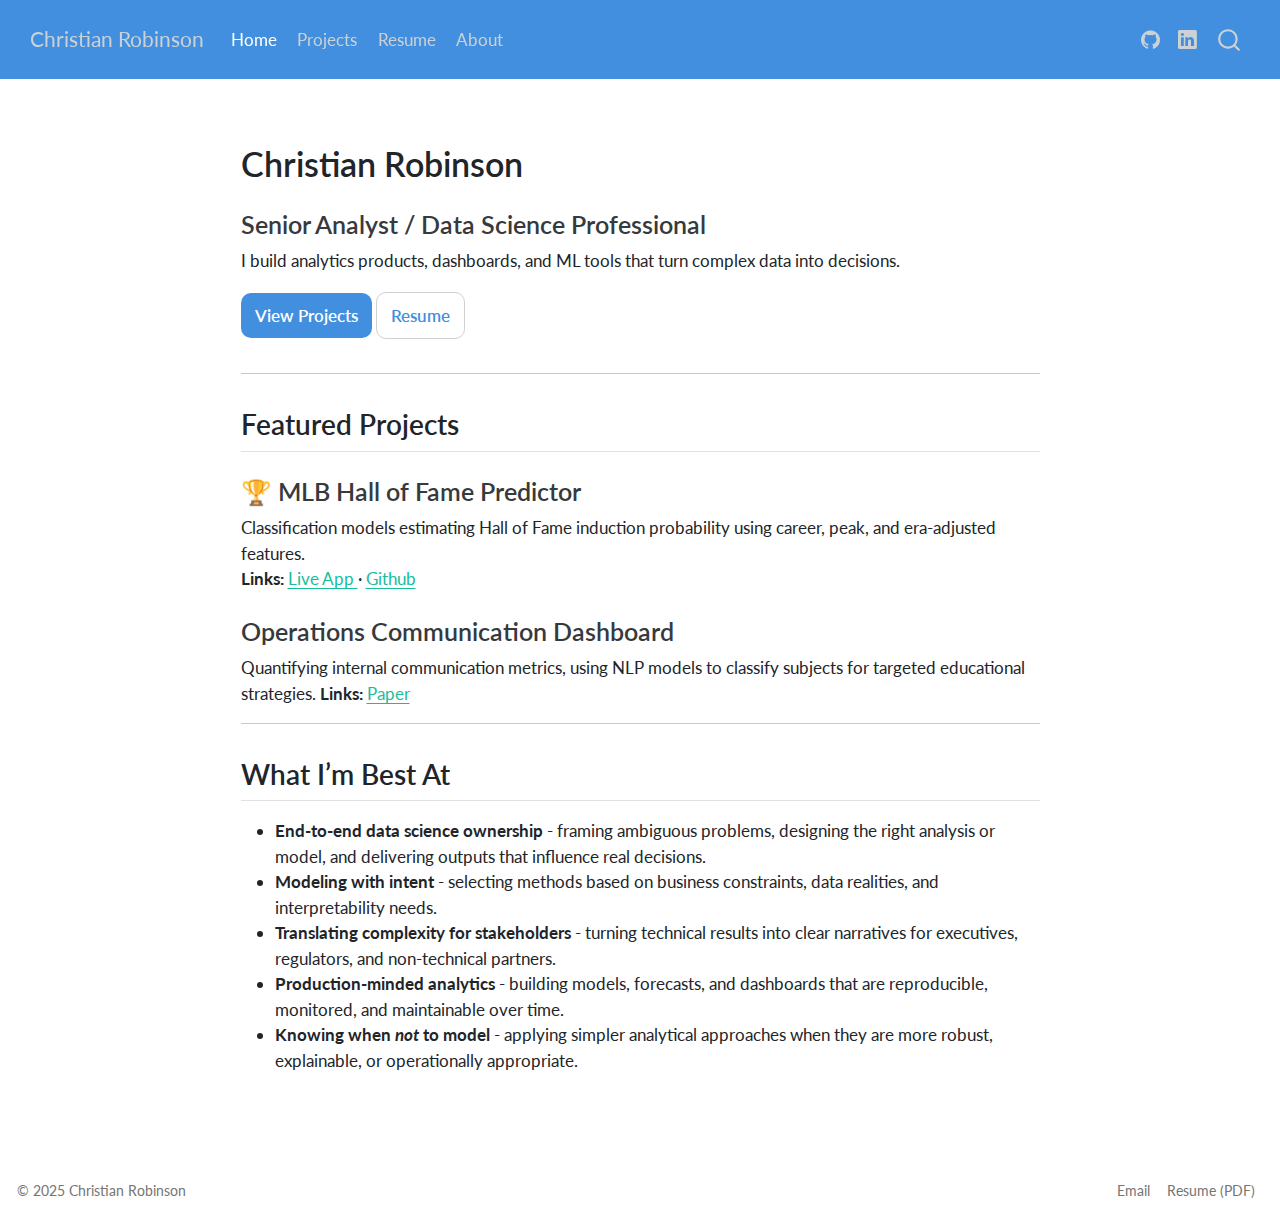
<file: docs/index.html>
<!DOCTYPE html>
<html xmlns="http://www.w3.org/1999/xhtml" lang="en" xml:lang="en"><head>

<meta charset="utf-8">
<meta name="generator" content="quarto-1.7.33">

<meta name="viewport" content="width=device-width, initial-scale=1.0, user-scalable=yes">


<title>Christian Robinson</title>
<style>
code{white-space: pre-wrap;}
span.smallcaps{font-variant: small-caps;}
div.columns{display: flex; gap: min(4vw, 1.5em);}
div.column{flex: auto; overflow-x: auto;}
div.hanging-indent{margin-left: 1.5em; text-indent: -1.5em;}
ul.task-list{list-style: none;}
ul.task-list li input[type="checkbox"] {
  width: 0.8em;
  margin: 0 0.8em 0.2em -1em; /* quarto-specific, see https://github.com/quarto-dev/quarto-cli/issues/4556 */ 
  vertical-align: middle;
}
</style>


<script src="site_libs/quarto-nav/quarto-nav.js"></script>
<script src="site_libs/quarto-nav/headroom.min.js"></script>
<script src="site_libs/clipboard/clipboard.min.js"></script>
<script src="site_libs/quarto-search/autocomplete.umd.js"></script>
<script src="site_libs/quarto-search/fuse.min.js"></script>
<script src="site_libs/quarto-search/quarto-search.js"></script>
<meta name="quarto:offset" content="./">
<script src="site_libs/quarto-html/quarto.js" type="module"></script>
<script src="site_libs/quarto-html/tabsets/tabsets.js" type="module"></script>
<script src="site_libs/quarto-html/popper.min.js"></script>
<script src="site_libs/quarto-html/tippy.umd.min.js"></script>
<script src="site_libs/quarto-html/anchor.min.js"></script>
<link href="site_libs/quarto-html/tippy.css" rel="stylesheet">
<link href="site_libs/quarto-html/quarto-syntax-highlighting-ea385d0e468b0dd5ea5bf0780b1290d9.css" rel="stylesheet" id="quarto-text-highlighting-styles">
<script src="site_libs/bootstrap/bootstrap.min.js"></script>
<link href="site_libs/bootstrap/bootstrap-icons.css" rel="stylesheet">
<link href="site_libs/bootstrap/bootstrap-cc63fce9873912f1bbbccf05079cc9ea.min.css" rel="stylesheet" append-hash="true" id="quarto-bootstrap" data-mode="light">
<script id="quarto-search-options" type="application/json">{
  "location": "navbar",
  "copy-button": false,
  "collapse-after": 3,
  "panel-placement": "end",
  "type": "overlay",
  "limit": 50,
  "keyboard-shortcut": [
    "f",
    "/",
    "s"
  ],
  "show-item-context": false,
  "language": {
    "search-no-results-text": "No results",
    "search-matching-documents-text": "matching documents",
    "search-copy-link-title": "Copy link to search",
    "search-hide-matches-text": "Hide additional matches",
    "search-more-match-text": "more match in this document",
    "search-more-matches-text": "more matches in this document",
    "search-clear-button-title": "Clear",
    "search-text-placeholder": "",
    "search-detached-cancel-button-title": "Cancel",
    "search-submit-button-title": "Submit",
    "search-label": "Search"
  }
}</script>
<style>html{ scroll-behavior: smooth; }</style>


<link rel="stylesheet" href="styles.css">
</head>

<body class="nav-fixed fullcontent quarto-light">

<div id="quarto-search-results"></div>
  <header id="quarto-header" class="headroom fixed-top">
    <nav class="navbar navbar-expand-lg " data-bs-theme="dark">
      <div class="navbar-container container-fluid">
      <div class="navbar-brand-container mx-auto">
    <a class="navbar-brand" href="./index.html">
    <span class="navbar-title">Christian Robinson</span>
    </a>
  </div>
            <div id="quarto-search" class="" title="Search"></div>
          <button class="navbar-toggler" type="button" data-bs-toggle="collapse" data-bs-target="#navbarCollapse" aria-controls="navbarCollapse" role="menu" aria-expanded="false" aria-label="Toggle navigation" onclick="if (window.quartoToggleHeadroom) { window.quartoToggleHeadroom(); }">
  <span class="navbar-toggler-icon"></span>
</button>
          <div class="collapse navbar-collapse" id="navbarCollapse">
            <ul class="navbar-nav navbar-nav-scroll me-auto">
  <li class="nav-item">
    <a class="nav-link active" href="./index.html" aria-current="page"> 
<span class="menu-text">Home</span></a>
  </li>  
  <li class="nav-item">
    <a class="nav-link" href="./projects.html"> 
<span class="menu-text">Projects</span></a>
  </li>  
  <li class="nav-item">
    <a class="nav-link" href="./resume.html"> 
<span class="menu-text">Resume</span></a>
  </li>  
  <li class="nav-item">
    <a class="nav-link" href="./about.html"> 
<span class="menu-text">About</span></a>
  </li>  
</ul>
            <ul class="navbar-nav navbar-nav-scroll ms-auto">
  <li class="nav-item compact">
    <a class="nav-link" href="https://github.com/cmrobinson1992"> <i class="bi bi-github" role="img" aria-label="GitHub">
</i> 
<span class="menu-text"></span></a>
  </li>  
  <li class="nav-item compact">
    <a class="nav-link" href="https://www.linkedin.com/in/christian-robinson-4457949a/"> <i class="bi bi-linkedin" role="img" aria-label="LinkedIn">
</i> 
<span class="menu-text"></span></a>
  </li>  
</ul>
          </div> <!-- /navcollapse -->
            <div class="quarto-navbar-tools">
</div>
      </div> <!-- /container-fluid -->
    </nav>
</header>
<!-- content -->
<div id="quarto-content" class="quarto-container page-columns page-rows-contents page-layout-article page-navbar">
<!-- sidebar -->
<!-- margin-sidebar -->
    
<!-- main -->
<main class="content" id="quarto-document-content"><header id="title-block-header" class="quarto-title-block"></header>




<section id="christian-robinson" class="level1">
<h1>Christian Robinson</h1>
<section id="senior-analyst-data-science-professional" class="level3">
<h3 class="anchored" data-anchor-id="senior-analyst-data-science-professional">Senior Analyst / Data Science Professional</h3>
<p>I build analytics products, dashboards, and ML tools that turn complex data into decisions.</p>
<div class="cta-row">
<p><a class="btn-primary" href="./projects.html">View Projects</a> <a class="btn-secondary" href="./resume.html" target="blank">Resume</a></p>
</div>
<hr>
</section>
<section id="featured-projects" class="level2">
<h2 class="anchored" data-anchor-id="featured-projects">Featured Projects</h2>
<section id="mlb-hall-of-fame-predictor" class="level3">
<h3 class="anchored" data-anchor-id="mlb-hall-of-fame-predictor">🏆 MLB Hall of Fame Predictor</h3>
<p>Classification models estimating Hall of Fame induction probability using career, peak, and era-adjusted features.<br>
<strong>Links:</strong> <a href="https://christian-robinson.shinyapps.io/mlb_hof_predictor/" target="_blank" rel="noopener"> Live App </a> · <a href="https://github.com/cmrobinson1992/mlb_hof_prediction" target="_blank" rel="noopener"> Github </a></p>
</section>
<section id="operations-communication-dashboard" class="level3">
<h3 class="anchored" data-anchor-id="operations-communication-dashboard">Operations Communication Dashboard</h3>
<p>Quantifying internal communication metrics, using NLP models to classify subjects for targeted educational strategies. <strong>Links:</strong> <a href="communicationsdashboard.pdf" target="_blank" rel="noopener"> Paper </a></p>
<hr>
</section>
</section>
<section id="what-im-best-at" class="level2">
<h2 class="anchored" data-anchor-id="what-im-best-at">What I’m Best At</h2>
<ul>
<li><strong>End-to-end data science ownership</strong> - framing ambiguous problems, designing the right analysis or model, and delivering outputs that influence real decisions.</li>
<li><strong>Modeling with intent</strong> - selecting methods based on business constraints, data realities, and interpretability needs.</li>
<li><strong>Translating complexity for stakeholders</strong> - turning technical results into clear narratives for executives, regulators, and non-technical partners.</li>
<li><strong>Production-minded analytics</strong> - building models, forecasts, and dashboards that are reproducible, monitored, and maintainable over time.</li>
<li><strong>Knowing when <em>not</em> to model</strong> - applying simpler analytical approaches when they are more robust, explainable, or operationally appropriate.</li>
</ul>


</section>
</section>

</main> <!-- /main -->
<script id="quarto-html-after-body" type="application/javascript">
  window.document.addEventListener("DOMContentLoaded", function (event) {
    const icon = "";
    const anchorJS = new window.AnchorJS();
    anchorJS.options = {
      placement: 'right',
      icon: icon
    };
    anchorJS.add('.anchored');
    const isCodeAnnotation = (el) => {
      for (const clz of el.classList) {
        if (clz.startsWith('code-annotation-')) {                     
          return true;
        }
      }
      return false;
    }
    const onCopySuccess = function(e) {
      // button target
      const button = e.trigger;
      // don't keep focus
      button.blur();
      // flash "checked"
      button.classList.add('code-copy-button-checked');
      var currentTitle = button.getAttribute("title");
      button.setAttribute("title", "Copied!");
      let tooltip;
      if (window.bootstrap) {
        button.setAttribute("data-bs-toggle", "tooltip");
        button.setAttribute("data-bs-placement", "left");
        button.setAttribute("data-bs-title", "Copied!");
        tooltip = new bootstrap.Tooltip(button, 
          { trigger: "manual", 
            customClass: "code-copy-button-tooltip",
            offset: [0, -8]});
        tooltip.show();    
      }
      setTimeout(function() {
        if (tooltip) {
          tooltip.hide();
          button.removeAttribute("data-bs-title");
          button.removeAttribute("data-bs-toggle");
          button.removeAttribute("data-bs-placement");
        }
        button.setAttribute("title", currentTitle);
        button.classList.remove('code-copy-button-checked');
      }, 1000);
      // clear code selection
      e.clearSelection();
    }
    const getTextToCopy = function(trigger) {
        const codeEl = trigger.previousElementSibling.cloneNode(true);
        for (const childEl of codeEl.children) {
          if (isCodeAnnotation(childEl)) {
            childEl.remove();
          }
        }
        return codeEl.innerText;
    }
    const clipboard = new window.ClipboardJS('.code-copy-button:not([data-in-quarto-modal])', {
      text: getTextToCopy
    });
    clipboard.on('success', onCopySuccess);
    if (window.document.getElementById('quarto-embedded-source-code-modal')) {
      const clipboardModal = new window.ClipboardJS('.code-copy-button[data-in-quarto-modal]', {
        text: getTextToCopy,
        container: window.document.getElementById('quarto-embedded-source-code-modal')
      });
      clipboardModal.on('success', onCopySuccess);
    }
      var localhostRegex = new RegExp(/^(?:http|https):\/\/localhost\:?[0-9]*\//);
      var mailtoRegex = new RegExp(/^mailto:/);
        var filterRegex = new RegExp('/' + window.location.host + '/');
      var isInternal = (href) => {
          return filterRegex.test(href) || localhostRegex.test(href) || mailtoRegex.test(href);
      }
      // Inspect non-navigation links and adorn them if external
     var links = window.document.querySelectorAll('a[href]:not(.nav-link):not(.navbar-brand):not(.toc-action):not(.sidebar-link):not(.sidebar-item-toggle):not(.pagination-link):not(.no-external):not([aria-hidden]):not(.dropdown-item):not(.quarto-navigation-tool):not(.about-link)');
      for (var i=0; i<links.length; i++) {
        const link = links[i];
        if (!isInternal(link.href)) {
          // undo the damage that might have been done by quarto-nav.js in the case of
          // links that we want to consider external
          if (link.dataset.originalHref !== undefined) {
            link.href = link.dataset.originalHref;
          }
        }
      }
    function tippyHover(el, contentFn, onTriggerFn, onUntriggerFn) {
      const config = {
        allowHTML: true,
        maxWidth: 500,
        delay: 100,
        arrow: false,
        appendTo: function(el) {
            return el.parentElement;
        },
        interactive: true,
        interactiveBorder: 10,
        theme: 'quarto',
        placement: 'bottom-start',
      };
      if (contentFn) {
        config.content = contentFn;
      }
      if (onTriggerFn) {
        config.onTrigger = onTriggerFn;
      }
      if (onUntriggerFn) {
        config.onUntrigger = onUntriggerFn;
      }
      window.tippy(el, config); 
    }
    const noterefs = window.document.querySelectorAll('a[role="doc-noteref"]');
    for (var i=0; i<noterefs.length; i++) {
      const ref = noterefs[i];
      tippyHover(ref, function() {
        // use id or data attribute instead here
        let href = ref.getAttribute('data-footnote-href') || ref.getAttribute('href');
        try { href = new URL(href).hash; } catch {}
        const id = href.replace(/^#\/?/, "");
        const note = window.document.getElementById(id);
        if (note) {
          return note.innerHTML;
        } else {
          return "";
        }
      });
    }
    const xrefs = window.document.querySelectorAll('a.quarto-xref');
    const processXRef = (id, note) => {
      // Strip column container classes
      const stripColumnClz = (el) => {
        el.classList.remove("page-full", "page-columns");
        if (el.children) {
          for (const child of el.children) {
            stripColumnClz(child);
          }
        }
      }
      stripColumnClz(note)
      if (id === null || id.startsWith('sec-')) {
        // Special case sections, only their first couple elements
        const container = document.createElement("div");
        if (note.children && note.children.length > 2) {
          container.appendChild(note.children[0].cloneNode(true));
          for (let i = 1; i < note.children.length; i++) {
            const child = note.children[i];
            if (child.tagName === "P" && child.innerText === "") {
              continue;
            } else {
              container.appendChild(child.cloneNode(true));
              break;
            }
          }
          if (window.Quarto?.typesetMath) {
            window.Quarto.typesetMath(container);
          }
          return container.innerHTML
        } else {
          if (window.Quarto?.typesetMath) {
            window.Quarto.typesetMath(note);
          }
          return note.innerHTML;
        }
      } else {
        // Remove any anchor links if they are present
        const anchorLink = note.querySelector('a.anchorjs-link');
        if (anchorLink) {
          anchorLink.remove();
        }
        if (window.Quarto?.typesetMath) {
          window.Quarto.typesetMath(note);
        }
        if (note.classList.contains("callout")) {
          return note.outerHTML;
        } else {
          return note.innerHTML;
        }
      }
    }
    for (var i=0; i<xrefs.length; i++) {
      const xref = xrefs[i];
      tippyHover(xref, undefined, function(instance) {
        instance.disable();
        let url = xref.getAttribute('href');
        let hash = undefined; 
        if (url.startsWith('#')) {
          hash = url;
        } else {
          try { hash = new URL(url).hash; } catch {}
        }
        if (hash) {
          const id = hash.replace(/^#\/?/, "");
          const note = window.document.getElementById(id);
          if (note !== null) {
            try {
              const html = processXRef(id, note.cloneNode(true));
              instance.setContent(html);
            } finally {
              instance.enable();
              instance.show();
            }
          } else {
            // See if we can fetch this
            fetch(url.split('#')[0])
            .then(res => res.text())
            .then(html => {
              const parser = new DOMParser();
              const htmlDoc = parser.parseFromString(html, "text/html");
              const note = htmlDoc.getElementById(id);
              if (note !== null) {
                const html = processXRef(id, note);
                instance.setContent(html);
              } 
            }).finally(() => {
              instance.enable();
              instance.show();
            });
          }
        } else {
          // See if we can fetch a full url (with no hash to target)
          // This is a special case and we should probably do some content thinning / targeting
          fetch(url)
          .then(res => res.text())
          .then(html => {
            const parser = new DOMParser();
            const htmlDoc = parser.parseFromString(html, "text/html");
            const note = htmlDoc.querySelector('main.content');
            if (note !== null) {
              // This should only happen for chapter cross references
              // (since there is no id in the URL)
              // remove the first header
              if (note.children.length > 0 && note.children[0].tagName === "HEADER") {
                note.children[0].remove();
              }
              const html = processXRef(null, note);
              instance.setContent(html);
            } 
          }).finally(() => {
            instance.enable();
            instance.show();
          });
        }
      }, function(instance) {
      });
    }
        let selectedAnnoteEl;
        const selectorForAnnotation = ( cell, annotation) => {
          let cellAttr = 'data-code-cell="' + cell + '"';
          let lineAttr = 'data-code-annotation="' +  annotation + '"';
          const selector = 'span[' + cellAttr + '][' + lineAttr + ']';
          return selector;
        }
        const selectCodeLines = (annoteEl) => {
          const doc = window.document;
          const targetCell = annoteEl.getAttribute("data-target-cell");
          const targetAnnotation = annoteEl.getAttribute("data-target-annotation");
          const annoteSpan = window.document.querySelector(selectorForAnnotation(targetCell, targetAnnotation));
          const lines = annoteSpan.getAttribute("data-code-lines").split(",");
          const lineIds = lines.map((line) => {
            return targetCell + "-" + line;
          })
          let top = null;
          let height = null;
          let parent = null;
          if (lineIds.length > 0) {
              //compute the position of the single el (top and bottom and make a div)
              const el = window.document.getElementById(lineIds[0]);
              top = el.offsetTop;
              height = el.offsetHeight;
              parent = el.parentElement.parentElement;
            if (lineIds.length > 1) {
              const lastEl = window.document.getElementById(lineIds[lineIds.length - 1]);
              const bottom = lastEl.offsetTop + lastEl.offsetHeight;
              height = bottom - top;
            }
            if (top !== null && height !== null && parent !== null) {
              // cook up a div (if necessary) and position it 
              let div = window.document.getElementById("code-annotation-line-highlight");
              if (div === null) {
                div = window.document.createElement("div");
                div.setAttribute("id", "code-annotation-line-highlight");
                div.style.position = 'absolute';
                parent.appendChild(div);
              }
              div.style.top = top - 2 + "px";
              div.style.height = height + 4 + "px";
              div.style.left = 0;
              let gutterDiv = window.document.getElementById("code-annotation-line-highlight-gutter");
              if (gutterDiv === null) {
                gutterDiv = window.document.createElement("div");
                gutterDiv.setAttribute("id", "code-annotation-line-highlight-gutter");
                gutterDiv.style.position = 'absolute';
                const codeCell = window.document.getElementById(targetCell);
                const gutter = codeCell.querySelector('.code-annotation-gutter');
                gutter.appendChild(gutterDiv);
              }
              gutterDiv.style.top = top - 2 + "px";
              gutterDiv.style.height = height + 4 + "px";
            }
            selectedAnnoteEl = annoteEl;
          }
        };
        const unselectCodeLines = () => {
          const elementsIds = ["code-annotation-line-highlight", "code-annotation-line-highlight-gutter"];
          elementsIds.forEach((elId) => {
            const div = window.document.getElementById(elId);
            if (div) {
              div.remove();
            }
          });
          selectedAnnoteEl = undefined;
        };
          // Handle positioning of the toggle
      window.addEventListener(
        "resize",
        throttle(() => {
          elRect = undefined;
          if (selectedAnnoteEl) {
            selectCodeLines(selectedAnnoteEl);
          }
        }, 10)
      );
      function throttle(fn, ms) {
      let throttle = false;
      let timer;
        return (...args) => {
          if(!throttle) { // first call gets through
              fn.apply(this, args);
              throttle = true;
          } else { // all the others get throttled
              if(timer) clearTimeout(timer); // cancel #2
              timer = setTimeout(() => {
                fn.apply(this, args);
                timer = throttle = false;
              }, ms);
          }
        };
      }
        // Attach click handler to the DT
        const annoteDls = window.document.querySelectorAll('dt[data-target-cell]');
        for (const annoteDlNode of annoteDls) {
          annoteDlNode.addEventListener('click', (event) => {
            const clickedEl = event.target;
            if (clickedEl !== selectedAnnoteEl) {
              unselectCodeLines();
              const activeEl = window.document.querySelector('dt[data-target-cell].code-annotation-active');
              if (activeEl) {
                activeEl.classList.remove('code-annotation-active');
              }
              selectCodeLines(clickedEl);
              clickedEl.classList.add('code-annotation-active');
            } else {
              // Unselect the line
              unselectCodeLines();
              clickedEl.classList.remove('code-annotation-active');
            }
          });
        }
    const findCites = (el) => {
      const parentEl = el.parentElement;
      if (parentEl) {
        const cites = parentEl.dataset.cites;
        if (cites) {
          return {
            el,
            cites: cites.split(' ')
          };
        } else {
          return findCites(el.parentElement)
        }
      } else {
        return undefined;
      }
    };
    var bibliorefs = window.document.querySelectorAll('a[role="doc-biblioref"]');
    for (var i=0; i<bibliorefs.length; i++) {
      const ref = bibliorefs[i];
      const citeInfo = findCites(ref);
      if (citeInfo) {
        tippyHover(citeInfo.el, function() {
          var popup = window.document.createElement('div');
          citeInfo.cites.forEach(function(cite) {
            var citeDiv = window.document.createElement('div');
            citeDiv.classList.add('hanging-indent');
            citeDiv.classList.add('csl-entry');
            var biblioDiv = window.document.getElementById('ref-' + cite);
            if (biblioDiv) {
              citeDiv.innerHTML = biblioDiv.innerHTML;
            }
            popup.appendChild(citeDiv);
          });
          return popup.innerHTML;
        });
      }
    }
  });
  </script>
</div> <!-- /content -->
<footer class="footer">
  <div class="nav-footer">
    <div class="nav-footer-left">
<p>© 2025 Christian Robinson</p>
</div>   
    <div class="nav-footer-center">
      &nbsp;
    </div>
    <div class="nav-footer-right">
      <ul class="footer-items list-unstyled">
    <li class="nav-item">
    <a class="nav-link" href="mailto:christian.m.robinson@gmail.com">
<p>Email</p>
</a>
  </li>  
    <li class="nav-item">
    <a class="nav-link" href="./resume.pdf">
<p>Resume (PDF)</p>
</a>
  </li>  
</ul>
    </div>
  </div>
</footer>




<script src="site_libs/quarto-html/zenscroll-min.js"></script>
</body></html>
</file>
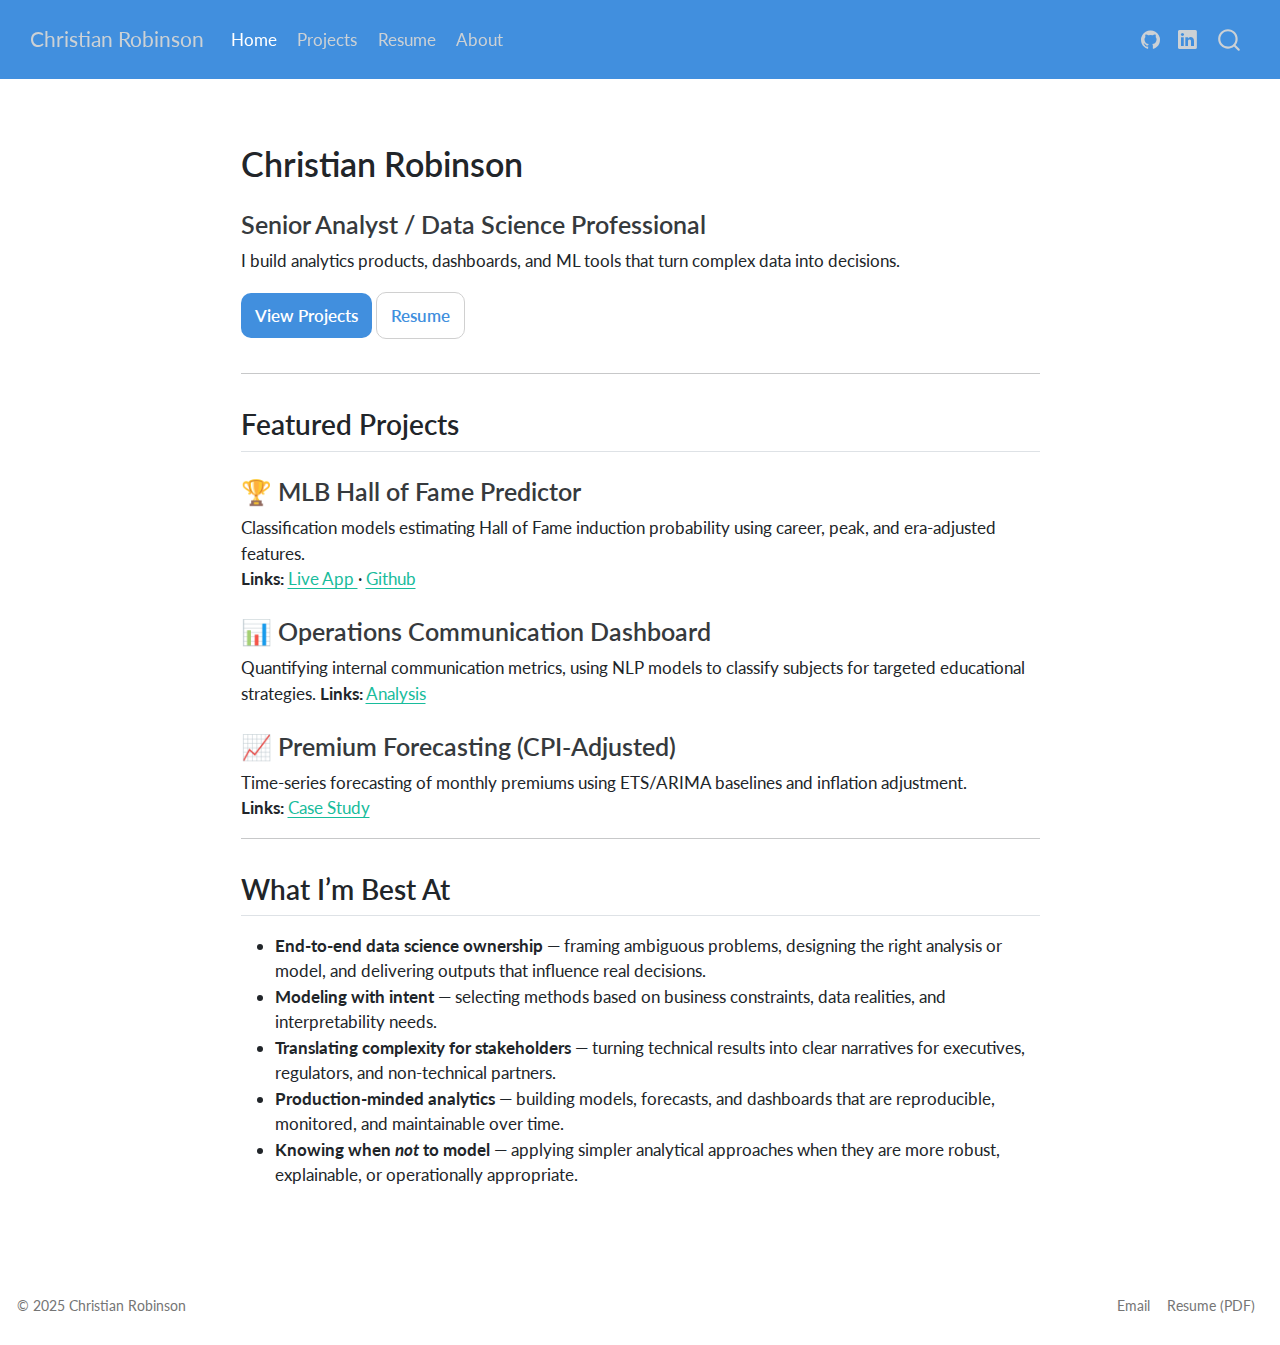
<file: portfolio/docs/index.html>
<!DOCTYPE html>
<html xmlns="http://www.w3.org/1999/xhtml" lang="en" xml:lang="en"><head>

<meta charset="utf-8">
<meta name="generator" content="quarto-1.7.33">

<meta name="viewport" content="width=device-width, initial-scale=1.0, user-scalable=yes">


<title>Christian Robinson</title>
<style>
code{white-space: pre-wrap;}
span.smallcaps{font-variant: small-caps;}
div.columns{display: flex; gap: min(4vw, 1.5em);}
div.column{flex: auto; overflow-x: auto;}
div.hanging-indent{margin-left: 1.5em; text-indent: -1.5em;}
ul.task-list{list-style: none;}
ul.task-list li input[type="checkbox"] {
  width: 0.8em;
  margin: 0 0.8em 0.2em -1em; /* quarto-specific, see https://github.com/quarto-dev/quarto-cli/issues/4556 */ 
  vertical-align: middle;
}
</style>


<script src="site_libs/quarto-nav/quarto-nav.js"></script>
<script src="site_libs/quarto-nav/headroom.min.js"></script>
<script src="site_libs/clipboard/clipboard.min.js"></script>
<script src="site_libs/quarto-search/autocomplete.umd.js"></script>
<script src="site_libs/quarto-search/fuse.min.js"></script>
<script src="site_libs/quarto-search/quarto-search.js"></script>
<meta name="quarto:offset" content="./">
<script src="site_libs/quarto-html/quarto.js" type="module"></script>
<script src="site_libs/quarto-html/tabsets/tabsets.js" type="module"></script>
<script src="site_libs/quarto-html/popper.min.js"></script>
<script src="site_libs/quarto-html/tippy.umd.min.js"></script>
<script src="site_libs/quarto-html/anchor.min.js"></script>
<link href="site_libs/quarto-html/tippy.css" rel="stylesheet">
<link href="site_libs/quarto-html/quarto-syntax-highlighting-ea385d0e468b0dd5ea5bf0780b1290d9.css" rel="stylesheet" id="quarto-text-highlighting-styles">
<script src="site_libs/bootstrap/bootstrap.min.js"></script>
<link href="site_libs/bootstrap/bootstrap-icons.css" rel="stylesheet">
<link href="site_libs/bootstrap/bootstrap-cc63fce9873912f1bbbccf05079cc9ea.min.css" rel="stylesheet" append-hash="true" id="quarto-bootstrap" data-mode="light">
<script id="quarto-search-options" type="application/json">{
  "location": "navbar",
  "copy-button": false,
  "collapse-after": 3,
  "panel-placement": "end",
  "type": "overlay",
  "limit": 50,
  "keyboard-shortcut": [
    "f",
    "/",
    "s"
  ],
  "show-item-context": false,
  "language": {
    "search-no-results-text": "No results",
    "search-matching-documents-text": "matching documents",
    "search-copy-link-title": "Copy link to search",
    "search-hide-matches-text": "Hide additional matches",
    "search-more-match-text": "more match in this document",
    "search-more-matches-text": "more matches in this document",
    "search-clear-button-title": "Clear",
    "search-text-placeholder": "",
    "search-detached-cancel-button-title": "Cancel",
    "search-submit-button-title": "Submit",
    "search-label": "Search"
  }
}</script>
<style>html{ scroll-behavior: smooth; }</style>


<link rel="stylesheet" href="styles.css">
</head>

<body class="nav-fixed fullcontent quarto-light">

<div id="quarto-search-results"></div>
  <header id="quarto-header" class="headroom fixed-top">
    <nav class="navbar navbar-expand-lg " data-bs-theme="dark">
      <div class="navbar-container container-fluid">
      <div class="navbar-brand-container mx-auto">
    <a class="navbar-brand" href="./index.html">
    <span class="navbar-title">Christian Robinson</span>
    </a>
  </div>
            <div id="quarto-search" class="" title="Search"></div>
          <button class="navbar-toggler" type="button" data-bs-toggle="collapse" data-bs-target="#navbarCollapse" aria-controls="navbarCollapse" role="menu" aria-expanded="false" aria-label="Toggle navigation" onclick="if (window.quartoToggleHeadroom) { window.quartoToggleHeadroom(); }">
  <span class="navbar-toggler-icon"></span>
</button>
          <div class="collapse navbar-collapse" id="navbarCollapse">
            <ul class="navbar-nav navbar-nav-scroll me-auto">
  <li class="nav-item">
    <a class="nav-link active" href="./index.html" aria-current="page"> 
<span class="menu-text">Home</span></a>
  </li>  
  <li class="nav-item">
    <a class="nav-link" href="./projects.html"> 
<span class="menu-text">Projects</span></a>
  </li>  
  <li class="nav-item">
    <a class="nav-link" href="./resume.html"> 
<span class="menu-text">Resume</span></a>
  </li>  
  <li class="nav-item">
    <a class="nav-link" href="./about.html"> 
<span class="menu-text">About</span></a>
  </li>  
</ul>
            <ul class="navbar-nav navbar-nav-scroll ms-auto">
  <li class="nav-item compact">
    <a class="nav-link" href="https://github.com/cmrobinson1992"> <i class="bi bi-github" role="img" aria-label="GitHub">
</i> 
<span class="menu-text"></span></a>
  </li>  
  <li class="nav-item compact">
    <a class="nav-link" href="https://www.linkedin.com/in/christian-robinson-4457949a/"> <i class="bi bi-linkedin" role="img" aria-label="LinkedIn">
</i> 
<span class="menu-text"></span></a>
  </li>  
</ul>
          </div> <!-- /navcollapse -->
            <div class="quarto-navbar-tools">
</div>
      </div> <!-- /container-fluid -->
    </nav>
</header>
<!-- content -->
<div id="quarto-content" class="quarto-container page-columns page-rows-contents page-layout-article page-navbar">
<!-- sidebar -->
<!-- margin-sidebar -->
    
<!-- main -->
<main class="content" id="quarto-document-content"><header id="title-block-header" class="quarto-title-block"></header>




<section id="christian-robinson" class="level1">
<h1>Christian Robinson</h1>
<section id="senior-analyst-data-science-professional" class="level3">
<h3 class="anchored" data-anchor-id="senior-analyst-data-science-professional">Senior Analyst / Data Science Professional</h3>
<p>I build analytics products, dashboards, and ML tools that turn complex data into decisions.</p>
<div class="cta-row">
<p><a class="btn-primary" href="./projects.html">View Projects</a> <a class="btn-secondary" href="./resume.html" target="blank">Resume</a></p>
</div>
<hr>
</section>
<section id="featured-projects" class="level2">
<h2 class="anchored" data-anchor-id="featured-projects">Featured Projects</h2>
<section id="mlb-hall-of-fame-predictor" class="level3">
<h3 class="anchored" data-anchor-id="mlb-hall-of-fame-predictor">🏆 MLB Hall of Fame Predictor</h3>
<p>Classification models estimating Hall of Fame induction probability using career, peak, and era-adjusted features.<br>
<strong>Links:</strong> <a href="https://christian-robinson.shinyapps.io/mlb_hof_predictor/" target="_blank" rel="noopener"> Live App </a> · <a href="https://github.com/cmrobinson1992/mlb_hof_prediction" target="_blank" rel="noopener"> Github </a></p>
</section>
<section id="operations-communication-dashboard" class="level3">
<h3 class="anchored" data-anchor-id="operations-communication-dashboard">📊 Operations Communication Dashboard</h3>
<p>Quantifying internal communication metrics, using NLP models to classify subjects for targeted educational strategies. <strong>Links:</strong> <a href="./projects.html#surplus-lines-market-analytics-sltx">Analysis</a></p>
</section>
<section id="premium-forecasting-cpi-adjusted" class="level3">
<h3 class="anchored" data-anchor-id="premium-forecasting-cpi-adjusted">📈 Premium Forecasting (CPI-Adjusted)</h3>
<p>Time-series forecasting of monthly premiums using ETS/ARIMA baselines and inflation adjustment.<br>
<strong>Links:</strong> <a href="./projects.html#premium-forecasting-cpi-adjusted">Case Study</a></p>
<hr>
</section>
</section>
<section id="what-im-best-at" class="level2">
<h2 class="anchored" data-anchor-id="what-im-best-at">What I’m Best At</h2>
<ul>
<li><strong>End-to-end data science ownership</strong> — framing ambiguous problems, designing the right analysis or model, and delivering outputs that influence real decisions.</li>
<li><strong>Modeling with intent</strong> — selecting methods based on business constraints, data realities, and interpretability needs.</li>
<li><strong>Translating complexity for stakeholders</strong> — turning technical results into clear narratives for executives, regulators, and non-technical partners.</li>
<li><strong>Production-minded analytics</strong> — building models, forecasts, and dashboards that are reproducible, monitored, and maintainable over time.</li>
<li><strong>Knowing when <em>not</em> to model</strong> — applying simpler analytical approaches when they are more robust, explainable, or operationally appropriate.</li>
</ul>


</section>
</section>

</main> <!-- /main -->
<script id="quarto-html-after-body" type="application/javascript">
  window.document.addEventListener("DOMContentLoaded", function (event) {
    const icon = "";
    const anchorJS = new window.AnchorJS();
    anchorJS.options = {
      placement: 'right',
      icon: icon
    };
    anchorJS.add('.anchored');
    const isCodeAnnotation = (el) => {
      for (const clz of el.classList) {
        if (clz.startsWith('code-annotation-')) {                     
          return true;
        }
      }
      return false;
    }
    const onCopySuccess = function(e) {
      // button target
      const button = e.trigger;
      // don't keep focus
      button.blur();
      // flash "checked"
      button.classList.add('code-copy-button-checked');
      var currentTitle = button.getAttribute("title");
      button.setAttribute("title", "Copied!");
      let tooltip;
      if (window.bootstrap) {
        button.setAttribute("data-bs-toggle", "tooltip");
        button.setAttribute("data-bs-placement", "left");
        button.setAttribute("data-bs-title", "Copied!");
        tooltip = new bootstrap.Tooltip(button, 
          { trigger: "manual", 
            customClass: "code-copy-button-tooltip",
            offset: [0, -8]});
        tooltip.show();    
      }
      setTimeout(function() {
        if (tooltip) {
          tooltip.hide();
          button.removeAttribute("data-bs-title");
          button.removeAttribute("data-bs-toggle");
          button.removeAttribute("data-bs-placement");
        }
        button.setAttribute("title", currentTitle);
        button.classList.remove('code-copy-button-checked');
      }, 1000);
      // clear code selection
      e.clearSelection();
    }
    const getTextToCopy = function(trigger) {
        const codeEl = trigger.previousElementSibling.cloneNode(true);
        for (const childEl of codeEl.children) {
          if (isCodeAnnotation(childEl)) {
            childEl.remove();
          }
        }
        return codeEl.innerText;
    }
    const clipboard = new window.ClipboardJS('.code-copy-button:not([data-in-quarto-modal])', {
      text: getTextToCopy
    });
    clipboard.on('success', onCopySuccess);
    if (window.document.getElementById('quarto-embedded-source-code-modal')) {
      const clipboardModal = new window.ClipboardJS('.code-copy-button[data-in-quarto-modal]', {
        text: getTextToCopy,
        container: window.document.getElementById('quarto-embedded-source-code-modal')
      });
      clipboardModal.on('success', onCopySuccess);
    }
      var localhostRegex = new RegExp(/^(?:http|https):\/\/localhost\:?[0-9]*\//);
      var mailtoRegex = new RegExp(/^mailto:/);
        var filterRegex = new RegExp('/' + window.location.host + '/');
      var isInternal = (href) => {
          return filterRegex.test(href) || localhostRegex.test(href) || mailtoRegex.test(href);
      }
      // Inspect non-navigation links and adorn them if external
     var links = window.document.querySelectorAll('a[href]:not(.nav-link):not(.navbar-brand):not(.toc-action):not(.sidebar-link):not(.sidebar-item-toggle):not(.pagination-link):not(.no-external):not([aria-hidden]):not(.dropdown-item):not(.quarto-navigation-tool):not(.about-link)');
      for (var i=0; i<links.length; i++) {
        const link = links[i];
        if (!isInternal(link.href)) {
          // undo the damage that might have been done by quarto-nav.js in the case of
          // links that we want to consider external
          if (link.dataset.originalHref !== undefined) {
            link.href = link.dataset.originalHref;
          }
        }
      }
    function tippyHover(el, contentFn, onTriggerFn, onUntriggerFn) {
      const config = {
        allowHTML: true,
        maxWidth: 500,
        delay: 100,
        arrow: false,
        appendTo: function(el) {
            return el.parentElement;
        },
        interactive: true,
        interactiveBorder: 10,
        theme: 'quarto',
        placement: 'bottom-start',
      };
      if (contentFn) {
        config.content = contentFn;
      }
      if (onTriggerFn) {
        config.onTrigger = onTriggerFn;
      }
      if (onUntriggerFn) {
        config.onUntrigger = onUntriggerFn;
      }
      window.tippy(el, config); 
    }
    const noterefs = window.document.querySelectorAll('a[role="doc-noteref"]');
    for (var i=0; i<noterefs.length; i++) {
      const ref = noterefs[i];
      tippyHover(ref, function() {
        // use id or data attribute instead here
        let href = ref.getAttribute('data-footnote-href') || ref.getAttribute('href');
        try { href = new URL(href).hash; } catch {}
        const id = href.replace(/^#\/?/, "");
        const note = window.document.getElementById(id);
        if (note) {
          return note.innerHTML;
        } else {
          return "";
        }
      });
    }
    const xrefs = window.document.querySelectorAll('a.quarto-xref');
    const processXRef = (id, note) => {
      // Strip column container classes
      const stripColumnClz = (el) => {
        el.classList.remove("page-full", "page-columns");
        if (el.children) {
          for (const child of el.children) {
            stripColumnClz(child);
          }
        }
      }
      stripColumnClz(note)
      if (id === null || id.startsWith('sec-')) {
        // Special case sections, only their first couple elements
        const container = document.createElement("div");
        if (note.children && note.children.length > 2) {
          container.appendChild(note.children[0].cloneNode(true));
          for (let i = 1; i < note.children.length; i++) {
            const child = note.children[i];
            if (child.tagName === "P" && child.innerText === "") {
              continue;
            } else {
              container.appendChild(child.cloneNode(true));
              break;
            }
          }
          if (window.Quarto?.typesetMath) {
            window.Quarto.typesetMath(container);
          }
          return container.innerHTML
        } else {
          if (window.Quarto?.typesetMath) {
            window.Quarto.typesetMath(note);
          }
          return note.innerHTML;
        }
      } else {
        // Remove any anchor links if they are present
        const anchorLink = note.querySelector('a.anchorjs-link');
        if (anchorLink) {
          anchorLink.remove();
        }
        if (window.Quarto?.typesetMath) {
          window.Quarto.typesetMath(note);
        }
        if (note.classList.contains("callout")) {
          return note.outerHTML;
        } else {
          return note.innerHTML;
        }
      }
    }
    for (var i=0; i<xrefs.length; i++) {
      const xref = xrefs[i];
      tippyHover(xref, undefined, function(instance) {
        instance.disable();
        let url = xref.getAttribute('href');
        let hash = undefined; 
        if (url.startsWith('#')) {
          hash = url;
        } else {
          try { hash = new URL(url).hash; } catch {}
        }
        if (hash) {
          const id = hash.replace(/^#\/?/, "");
          const note = window.document.getElementById(id);
          if (note !== null) {
            try {
              const html = processXRef(id, note.cloneNode(true));
              instance.setContent(html);
            } finally {
              instance.enable();
              instance.show();
            }
          } else {
            // See if we can fetch this
            fetch(url.split('#')[0])
            .then(res => res.text())
            .then(html => {
              const parser = new DOMParser();
              const htmlDoc = parser.parseFromString(html, "text/html");
              const note = htmlDoc.getElementById(id);
              if (note !== null) {
                const html = processXRef(id, note);
                instance.setContent(html);
              } 
            }).finally(() => {
              instance.enable();
              instance.show();
            });
          }
        } else {
          // See if we can fetch a full url (with no hash to target)
          // This is a special case and we should probably do some content thinning / targeting
          fetch(url)
          .then(res => res.text())
          .then(html => {
            const parser = new DOMParser();
            const htmlDoc = parser.parseFromString(html, "text/html");
            const note = htmlDoc.querySelector('main.content');
            if (note !== null) {
              // This should only happen for chapter cross references
              // (since there is no id in the URL)
              // remove the first header
              if (note.children.length > 0 && note.children[0].tagName === "HEADER") {
                note.children[0].remove();
              }
              const html = processXRef(null, note);
              instance.setContent(html);
            } 
          }).finally(() => {
            instance.enable();
            instance.show();
          });
        }
      }, function(instance) {
      });
    }
        let selectedAnnoteEl;
        const selectorForAnnotation = ( cell, annotation) => {
          let cellAttr = 'data-code-cell="' + cell + '"';
          let lineAttr = 'data-code-annotation="' +  annotation + '"';
          const selector = 'span[' + cellAttr + '][' + lineAttr + ']';
          return selector;
        }
        const selectCodeLines = (annoteEl) => {
          const doc = window.document;
          const targetCell = annoteEl.getAttribute("data-target-cell");
          const targetAnnotation = annoteEl.getAttribute("data-target-annotation");
          const annoteSpan = window.document.querySelector(selectorForAnnotation(targetCell, targetAnnotation));
          const lines = annoteSpan.getAttribute("data-code-lines").split(",");
          const lineIds = lines.map((line) => {
            return targetCell + "-" + line;
          })
          let top = null;
          let height = null;
          let parent = null;
          if (lineIds.length > 0) {
              //compute the position of the single el (top and bottom and make a div)
              const el = window.document.getElementById(lineIds[0]);
              top = el.offsetTop;
              height = el.offsetHeight;
              parent = el.parentElement.parentElement;
            if (lineIds.length > 1) {
              const lastEl = window.document.getElementById(lineIds[lineIds.length - 1]);
              const bottom = lastEl.offsetTop + lastEl.offsetHeight;
              height = bottom - top;
            }
            if (top !== null && height !== null && parent !== null) {
              // cook up a div (if necessary) and position it 
              let div = window.document.getElementById("code-annotation-line-highlight");
              if (div === null) {
                div = window.document.createElement("div");
                div.setAttribute("id", "code-annotation-line-highlight");
                div.style.position = 'absolute';
                parent.appendChild(div);
              }
              div.style.top = top - 2 + "px";
              div.style.height = height + 4 + "px";
              div.style.left = 0;
              let gutterDiv = window.document.getElementById("code-annotation-line-highlight-gutter");
              if (gutterDiv === null) {
                gutterDiv = window.document.createElement("div");
                gutterDiv.setAttribute("id", "code-annotation-line-highlight-gutter");
                gutterDiv.style.position = 'absolute';
                const codeCell = window.document.getElementById(targetCell);
                const gutter = codeCell.querySelector('.code-annotation-gutter');
                gutter.appendChild(gutterDiv);
              }
              gutterDiv.style.top = top - 2 + "px";
              gutterDiv.style.height = height + 4 + "px";
            }
            selectedAnnoteEl = annoteEl;
          }
        };
        const unselectCodeLines = () => {
          const elementsIds = ["code-annotation-line-highlight", "code-annotation-line-highlight-gutter"];
          elementsIds.forEach((elId) => {
            const div = window.document.getElementById(elId);
            if (div) {
              div.remove();
            }
          });
          selectedAnnoteEl = undefined;
        };
          // Handle positioning of the toggle
      window.addEventListener(
        "resize",
        throttle(() => {
          elRect = undefined;
          if (selectedAnnoteEl) {
            selectCodeLines(selectedAnnoteEl);
          }
        }, 10)
      );
      function throttle(fn, ms) {
      let throttle = false;
      let timer;
        return (...args) => {
          if(!throttle) { // first call gets through
              fn.apply(this, args);
              throttle = true;
          } else { // all the others get throttled
              if(timer) clearTimeout(timer); // cancel #2
              timer = setTimeout(() => {
                fn.apply(this, args);
                timer = throttle = false;
              }, ms);
          }
        };
      }
        // Attach click handler to the DT
        const annoteDls = window.document.querySelectorAll('dt[data-target-cell]');
        for (const annoteDlNode of annoteDls) {
          annoteDlNode.addEventListener('click', (event) => {
            const clickedEl = event.target;
            if (clickedEl !== selectedAnnoteEl) {
              unselectCodeLines();
              const activeEl = window.document.querySelector('dt[data-target-cell].code-annotation-active');
              if (activeEl) {
                activeEl.classList.remove('code-annotation-active');
              }
              selectCodeLines(clickedEl);
              clickedEl.classList.add('code-annotation-active');
            } else {
              // Unselect the line
              unselectCodeLines();
              clickedEl.classList.remove('code-annotation-active');
            }
          });
        }
    const findCites = (el) => {
      const parentEl = el.parentElement;
      if (parentEl) {
        const cites = parentEl.dataset.cites;
        if (cites) {
          return {
            el,
            cites: cites.split(' ')
          };
        } else {
          return findCites(el.parentElement)
        }
      } else {
        return undefined;
      }
    };
    var bibliorefs = window.document.querySelectorAll('a[role="doc-biblioref"]');
    for (var i=0; i<bibliorefs.length; i++) {
      const ref = bibliorefs[i];
      const citeInfo = findCites(ref);
      if (citeInfo) {
        tippyHover(citeInfo.el, function() {
          var popup = window.document.createElement('div');
          citeInfo.cites.forEach(function(cite) {
            var citeDiv = window.document.createElement('div');
            citeDiv.classList.add('hanging-indent');
            citeDiv.classList.add('csl-entry');
            var biblioDiv = window.document.getElementById('ref-' + cite);
            if (biblioDiv) {
              citeDiv.innerHTML = biblioDiv.innerHTML;
            }
            popup.appendChild(citeDiv);
          });
          return popup.innerHTML;
        });
      }
    }
  });
  </script>
</div> <!-- /content -->
<footer class="footer">
  <div class="nav-footer">
    <div class="nav-footer-left">
<p>© 2025 Christian Robinson</p>
</div>   
    <div class="nav-footer-center">
      &nbsp;
    </div>
    <div class="nav-footer-right">
      <ul class="footer-items list-unstyled">
    <li class="nav-item">
    <a class="nav-link" href="mailto:christian.m.robinson@gmail.com">
<p>Email</p>
</a>
  </li>  
    <li class="nav-item">
    <a class="nav-link" href="./resume.pdf">
<p>Resume (PDF)</p>
</a>
  </li>  
</ul>
    </div>
  </div>
</footer>




<script src="site_libs/quarto-html/zenscroll-min.js"></script>
</body></html>
</file>
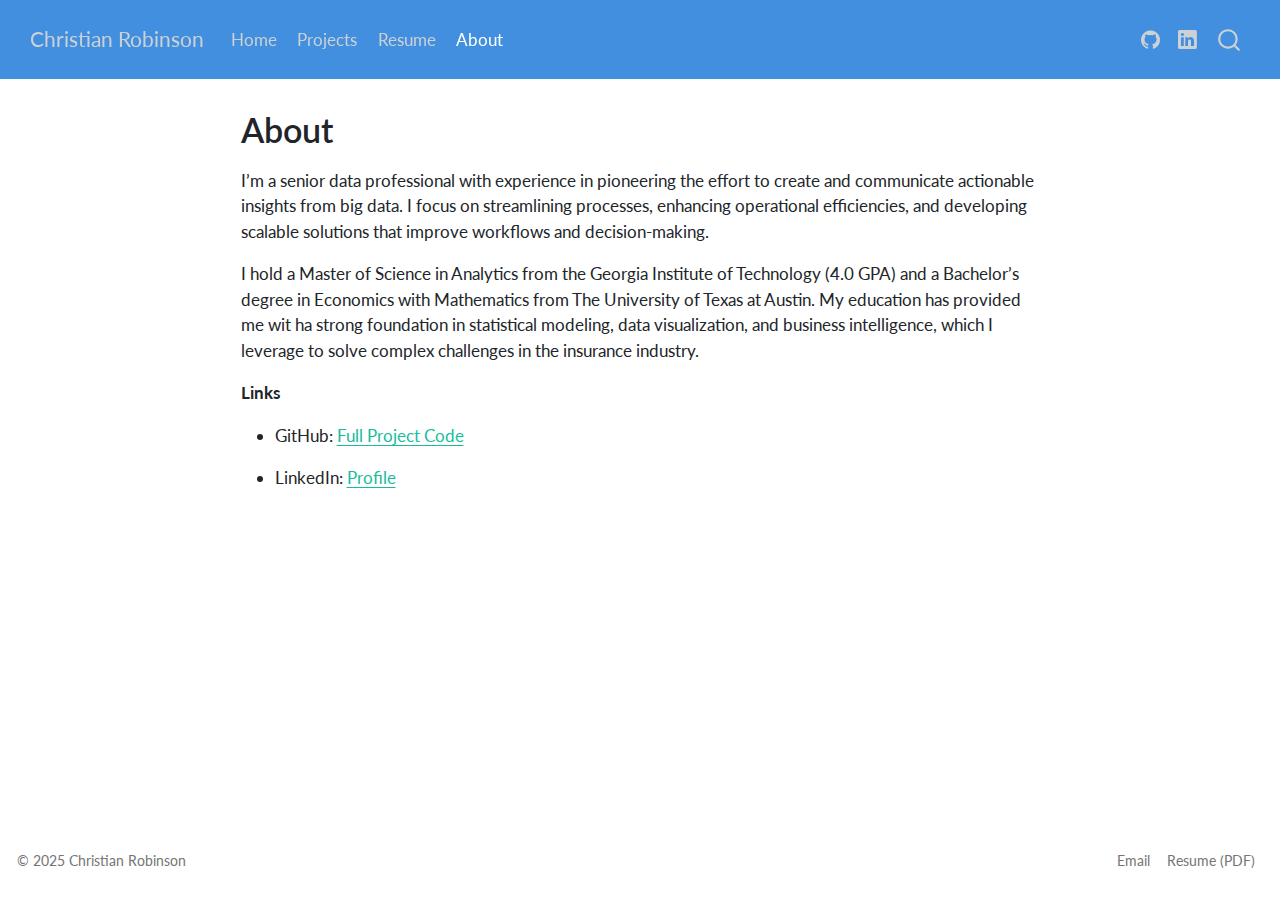
<file: docs/about.html>
<!DOCTYPE html>
<html xmlns="http://www.w3.org/1999/xhtml" lang="en" xml:lang="en"><head>

<meta charset="utf-8">
<meta name="generator" content="quarto-1.7.33">

<meta name="viewport" content="width=device-width, initial-scale=1.0, user-scalable=yes">


<title>About – Christian Robinson</title>
<style>
code{white-space: pre-wrap;}
span.smallcaps{font-variant: small-caps;}
div.columns{display: flex; gap: min(4vw, 1.5em);}
div.column{flex: auto; overflow-x: auto;}
div.hanging-indent{margin-left: 1.5em; text-indent: -1.5em;}
ul.task-list{list-style: none;}
ul.task-list li input[type="checkbox"] {
  width: 0.8em;
  margin: 0 0.8em 0.2em -1em; /* quarto-specific, see https://github.com/quarto-dev/quarto-cli/issues/4556 */ 
  vertical-align: middle;
}
</style>


<script src="site_libs/quarto-nav/quarto-nav.js"></script>
<script src="site_libs/quarto-nav/headroom.min.js"></script>
<script src="site_libs/clipboard/clipboard.min.js"></script>
<script src="site_libs/quarto-search/autocomplete.umd.js"></script>
<script src="site_libs/quarto-search/fuse.min.js"></script>
<script src="site_libs/quarto-search/quarto-search.js"></script>
<meta name="quarto:offset" content="./">
<script src="site_libs/quarto-html/quarto.js" type="module"></script>
<script src="site_libs/quarto-html/tabsets/tabsets.js" type="module"></script>
<script src="site_libs/quarto-html/popper.min.js"></script>
<script src="site_libs/quarto-html/tippy.umd.min.js"></script>
<script src="site_libs/quarto-html/anchor.min.js"></script>
<link href="site_libs/quarto-html/tippy.css" rel="stylesheet">
<link href="site_libs/quarto-html/quarto-syntax-highlighting-ea385d0e468b0dd5ea5bf0780b1290d9.css" rel="stylesheet" id="quarto-text-highlighting-styles">
<script src="site_libs/bootstrap/bootstrap.min.js"></script>
<link href="site_libs/bootstrap/bootstrap-icons.css" rel="stylesheet">
<link href="site_libs/bootstrap/bootstrap-cc63fce9873912f1bbbccf05079cc9ea.min.css" rel="stylesheet" append-hash="true" id="quarto-bootstrap" data-mode="light">
<script id="quarto-search-options" type="application/json">{
  "location": "navbar",
  "copy-button": false,
  "collapse-after": 3,
  "panel-placement": "end",
  "type": "overlay",
  "limit": 50,
  "keyboard-shortcut": [
    "f",
    "/",
    "s"
  ],
  "show-item-context": false,
  "language": {
    "search-no-results-text": "No results",
    "search-matching-documents-text": "matching documents",
    "search-copy-link-title": "Copy link to search",
    "search-hide-matches-text": "Hide additional matches",
    "search-more-match-text": "more match in this document",
    "search-more-matches-text": "more matches in this document",
    "search-clear-button-title": "Clear",
    "search-text-placeholder": "",
    "search-detached-cancel-button-title": "Cancel",
    "search-submit-button-title": "Submit",
    "search-label": "Search"
  }
}</script>
<style>html{ scroll-behavior: smooth; }</style>


<link rel="stylesheet" href="styles.css">
</head>

<body class="nav-fixed fullcontent quarto-light">

<div id="quarto-search-results"></div>
  <header id="quarto-header" class="headroom fixed-top">
    <nav class="navbar navbar-expand-lg " data-bs-theme="dark">
      <div class="navbar-container container-fluid">
      <div class="navbar-brand-container mx-auto">
    <a class="navbar-brand" href="./index.html">
    <span class="navbar-title">Christian Robinson</span>
    </a>
  </div>
            <div id="quarto-search" class="" title="Search"></div>
          <button class="navbar-toggler" type="button" data-bs-toggle="collapse" data-bs-target="#navbarCollapse" aria-controls="navbarCollapse" role="menu" aria-expanded="false" aria-label="Toggle navigation" onclick="if (window.quartoToggleHeadroom) { window.quartoToggleHeadroom(); }">
  <span class="navbar-toggler-icon"></span>
</button>
          <div class="collapse navbar-collapse" id="navbarCollapse">
            <ul class="navbar-nav navbar-nav-scroll me-auto">
  <li class="nav-item">
    <a class="nav-link" href="./index.html"> 
<span class="menu-text">Home</span></a>
  </li>  
  <li class="nav-item">
    <a class="nav-link" href="./projects.html"> 
<span class="menu-text">Projects</span></a>
  </li>  
  <li class="nav-item">
    <a class="nav-link" href="./resume.html"> 
<span class="menu-text">Resume</span></a>
  </li>  
  <li class="nav-item">
    <a class="nav-link active" href="./about.html" aria-current="page"> 
<span class="menu-text">About</span></a>
  </li>  
</ul>
            <ul class="navbar-nav navbar-nav-scroll ms-auto">
  <li class="nav-item compact">
    <a class="nav-link" href="https://github.com/cmrobinson1992"> <i class="bi bi-github" role="img" aria-label="GitHub">
</i> 
<span class="menu-text"></span></a>
  </li>  
  <li class="nav-item compact">
    <a class="nav-link" href="https://www.linkedin.com/in/christian-robinson-4457949a/"> <i class="bi bi-linkedin" role="img" aria-label="LinkedIn">
</i> 
<span class="menu-text"></span></a>
  </li>  
</ul>
          </div> <!-- /navcollapse -->
            <div class="quarto-navbar-tools">
</div>
      </div> <!-- /container-fluid -->
    </nav>
</header>
<!-- content -->
<div id="quarto-content" class="quarto-container page-columns page-rows-contents page-layout-article page-navbar">
<!-- sidebar -->
<!-- margin-sidebar -->
    
<!-- main -->
<main class="content" id="quarto-document-content">

<header id="title-block-header" class="quarto-title-block default">
<div class="quarto-title">
<h1 class="title">About</h1>
</div>



<div class="quarto-title-meta">

    
  
    
  </div>
  


</header>


<p>I’m a senior data professional with experience in pioneering the effort to create and communicate actionable insights from big data. I focus on streamlining processes, enhancing operational efficiencies, and developing scalable solutions that improve workflows and decision-making.</p>
<p>I hold a Master of Science in Analytics from the Georgia Institute of Technology (4.0 GPA) and a Bachelor’s degree in Economics with Mathematics from The University of Texas at Austin. My education has provided me wit ha strong foundation in statistical modeling, data visualization, and business intelligence, which I leverage to solve complex challenges in the insurance industry.</p>
<p><strong>Links</strong></p>
<ul>
<li><p>GitHub: <a href="https://github.com/cmrobinson1992" target="_blank" rel="noopener"> Full Project Code </a></p></li>
<li><p>LinkedIn: <a href="https://www.linkedin.com/in/christian-robinson-4457949a/" target="_blank" rel="noopener"> Profile </a></p></li>
</ul>



</main> <!-- /main -->
<script id="quarto-html-after-body" type="application/javascript">
  window.document.addEventListener("DOMContentLoaded", function (event) {
    const icon = "";
    const anchorJS = new window.AnchorJS();
    anchorJS.options = {
      placement: 'right',
      icon: icon
    };
    anchorJS.add('.anchored');
    const isCodeAnnotation = (el) => {
      for (const clz of el.classList) {
        if (clz.startsWith('code-annotation-')) {                     
          return true;
        }
      }
      return false;
    }
    const onCopySuccess = function(e) {
      // button target
      const button = e.trigger;
      // don't keep focus
      button.blur();
      // flash "checked"
      button.classList.add('code-copy-button-checked');
      var currentTitle = button.getAttribute("title");
      button.setAttribute("title", "Copied!");
      let tooltip;
      if (window.bootstrap) {
        button.setAttribute("data-bs-toggle", "tooltip");
        button.setAttribute("data-bs-placement", "left");
        button.setAttribute("data-bs-title", "Copied!");
        tooltip = new bootstrap.Tooltip(button, 
          { trigger: "manual", 
            customClass: "code-copy-button-tooltip",
            offset: [0, -8]});
        tooltip.show();    
      }
      setTimeout(function() {
        if (tooltip) {
          tooltip.hide();
          button.removeAttribute("data-bs-title");
          button.removeAttribute("data-bs-toggle");
          button.removeAttribute("data-bs-placement");
        }
        button.setAttribute("title", currentTitle);
        button.classList.remove('code-copy-button-checked');
      }, 1000);
      // clear code selection
      e.clearSelection();
    }
    const getTextToCopy = function(trigger) {
        const codeEl = trigger.previousElementSibling.cloneNode(true);
        for (const childEl of codeEl.children) {
          if (isCodeAnnotation(childEl)) {
            childEl.remove();
          }
        }
        return codeEl.innerText;
    }
    const clipboard = new window.ClipboardJS('.code-copy-button:not([data-in-quarto-modal])', {
      text: getTextToCopy
    });
    clipboard.on('success', onCopySuccess);
    if (window.document.getElementById('quarto-embedded-source-code-modal')) {
      const clipboardModal = new window.ClipboardJS('.code-copy-button[data-in-quarto-modal]', {
        text: getTextToCopy,
        container: window.document.getElementById('quarto-embedded-source-code-modal')
      });
      clipboardModal.on('success', onCopySuccess);
    }
      var localhostRegex = new RegExp(/^(?:http|https):\/\/localhost\:?[0-9]*\//);
      var mailtoRegex = new RegExp(/^mailto:/);
        var filterRegex = new RegExp('/' + window.location.host + '/');
      var isInternal = (href) => {
          return filterRegex.test(href) || localhostRegex.test(href) || mailtoRegex.test(href);
      }
      // Inspect non-navigation links and adorn them if external
     var links = window.document.querySelectorAll('a[href]:not(.nav-link):not(.navbar-brand):not(.toc-action):not(.sidebar-link):not(.sidebar-item-toggle):not(.pagination-link):not(.no-external):not([aria-hidden]):not(.dropdown-item):not(.quarto-navigation-tool):not(.about-link)');
      for (var i=0; i<links.length; i++) {
        const link = links[i];
        if (!isInternal(link.href)) {
          // undo the damage that might have been done by quarto-nav.js in the case of
          // links that we want to consider external
          if (link.dataset.originalHref !== undefined) {
            link.href = link.dataset.originalHref;
          }
        }
      }
    function tippyHover(el, contentFn, onTriggerFn, onUntriggerFn) {
      const config = {
        allowHTML: true,
        maxWidth: 500,
        delay: 100,
        arrow: false,
        appendTo: function(el) {
            return el.parentElement;
        },
        interactive: true,
        interactiveBorder: 10,
        theme: 'quarto',
        placement: 'bottom-start',
      };
      if (contentFn) {
        config.content = contentFn;
      }
      if (onTriggerFn) {
        config.onTrigger = onTriggerFn;
      }
      if (onUntriggerFn) {
        config.onUntrigger = onUntriggerFn;
      }
      window.tippy(el, config); 
    }
    const noterefs = window.document.querySelectorAll('a[role="doc-noteref"]');
    for (var i=0; i<noterefs.length; i++) {
      const ref = noterefs[i];
      tippyHover(ref, function() {
        // use id or data attribute instead here
        let href = ref.getAttribute('data-footnote-href') || ref.getAttribute('href');
        try { href = new URL(href).hash; } catch {}
        const id = href.replace(/^#\/?/, "");
        const note = window.document.getElementById(id);
        if (note) {
          return note.innerHTML;
        } else {
          return "";
        }
      });
    }
    const xrefs = window.document.querySelectorAll('a.quarto-xref');
    const processXRef = (id, note) => {
      // Strip column container classes
      const stripColumnClz = (el) => {
        el.classList.remove("page-full", "page-columns");
        if (el.children) {
          for (const child of el.children) {
            stripColumnClz(child);
          }
        }
      }
      stripColumnClz(note)
      if (id === null || id.startsWith('sec-')) {
        // Special case sections, only their first couple elements
        const container = document.createElement("div");
        if (note.children && note.children.length > 2) {
          container.appendChild(note.children[0].cloneNode(true));
          for (let i = 1; i < note.children.length; i++) {
            const child = note.children[i];
            if (child.tagName === "P" && child.innerText === "") {
              continue;
            } else {
              container.appendChild(child.cloneNode(true));
              break;
            }
          }
          if (window.Quarto?.typesetMath) {
            window.Quarto.typesetMath(container);
          }
          return container.innerHTML
        } else {
          if (window.Quarto?.typesetMath) {
            window.Quarto.typesetMath(note);
          }
          return note.innerHTML;
        }
      } else {
        // Remove any anchor links if they are present
        const anchorLink = note.querySelector('a.anchorjs-link');
        if (anchorLink) {
          anchorLink.remove();
        }
        if (window.Quarto?.typesetMath) {
          window.Quarto.typesetMath(note);
        }
        if (note.classList.contains("callout")) {
          return note.outerHTML;
        } else {
          return note.innerHTML;
        }
      }
    }
    for (var i=0; i<xrefs.length; i++) {
      const xref = xrefs[i];
      tippyHover(xref, undefined, function(instance) {
        instance.disable();
        let url = xref.getAttribute('href');
        let hash = undefined; 
        if (url.startsWith('#')) {
          hash = url;
        } else {
          try { hash = new URL(url).hash; } catch {}
        }
        if (hash) {
          const id = hash.replace(/^#\/?/, "");
          const note = window.document.getElementById(id);
          if (note !== null) {
            try {
              const html = processXRef(id, note.cloneNode(true));
              instance.setContent(html);
            } finally {
              instance.enable();
              instance.show();
            }
          } else {
            // See if we can fetch this
            fetch(url.split('#')[0])
            .then(res => res.text())
            .then(html => {
              const parser = new DOMParser();
              const htmlDoc = parser.parseFromString(html, "text/html");
              const note = htmlDoc.getElementById(id);
              if (note !== null) {
                const html = processXRef(id, note);
                instance.setContent(html);
              } 
            }).finally(() => {
              instance.enable();
              instance.show();
            });
          }
        } else {
          // See if we can fetch a full url (with no hash to target)
          // This is a special case and we should probably do some content thinning / targeting
          fetch(url)
          .then(res => res.text())
          .then(html => {
            const parser = new DOMParser();
            const htmlDoc = parser.parseFromString(html, "text/html");
            const note = htmlDoc.querySelector('main.content');
            if (note !== null) {
              // This should only happen for chapter cross references
              // (since there is no id in the URL)
              // remove the first header
              if (note.children.length > 0 && note.children[0].tagName === "HEADER") {
                note.children[0].remove();
              }
              const html = processXRef(null, note);
              instance.setContent(html);
            } 
          }).finally(() => {
            instance.enable();
            instance.show();
          });
        }
      }, function(instance) {
      });
    }
        let selectedAnnoteEl;
        const selectorForAnnotation = ( cell, annotation) => {
          let cellAttr = 'data-code-cell="' + cell + '"';
          let lineAttr = 'data-code-annotation="' +  annotation + '"';
          const selector = 'span[' + cellAttr + '][' + lineAttr + ']';
          return selector;
        }
        const selectCodeLines = (annoteEl) => {
          const doc = window.document;
          const targetCell = annoteEl.getAttribute("data-target-cell");
          const targetAnnotation = annoteEl.getAttribute("data-target-annotation");
          const annoteSpan = window.document.querySelector(selectorForAnnotation(targetCell, targetAnnotation));
          const lines = annoteSpan.getAttribute("data-code-lines").split(",");
          const lineIds = lines.map((line) => {
            return targetCell + "-" + line;
          })
          let top = null;
          let height = null;
          let parent = null;
          if (lineIds.length > 0) {
              //compute the position of the single el (top and bottom and make a div)
              const el = window.document.getElementById(lineIds[0]);
              top = el.offsetTop;
              height = el.offsetHeight;
              parent = el.parentElement.parentElement;
            if (lineIds.length > 1) {
              const lastEl = window.document.getElementById(lineIds[lineIds.length - 1]);
              const bottom = lastEl.offsetTop + lastEl.offsetHeight;
              height = bottom - top;
            }
            if (top !== null && height !== null && parent !== null) {
              // cook up a div (if necessary) and position it 
              let div = window.document.getElementById("code-annotation-line-highlight");
              if (div === null) {
                div = window.document.createElement("div");
                div.setAttribute("id", "code-annotation-line-highlight");
                div.style.position = 'absolute';
                parent.appendChild(div);
              }
              div.style.top = top - 2 + "px";
              div.style.height = height + 4 + "px";
              div.style.left = 0;
              let gutterDiv = window.document.getElementById("code-annotation-line-highlight-gutter");
              if (gutterDiv === null) {
                gutterDiv = window.document.createElement("div");
                gutterDiv.setAttribute("id", "code-annotation-line-highlight-gutter");
                gutterDiv.style.position = 'absolute';
                const codeCell = window.document.getElementById(targetCell);
                const gutter = codeCell.querySelector('.code-annotation-gutter');
                gutter.appendChild(gutterDiv);
              }
              gutterDiv.style.top = top - 2 + "px";
              gutterDiv.style.height = height + 4 + "px";
            }
            selectedAnnoteEl = annoteEl;
          }
        };
        const unselectCodeLines = () => {
          const elementsIds = ["code-annotation-line-highlight", "code-annotation-line-highlight-gutter"];
          elementsIds.forEach((elId) => {
            const div = window.document.getElementById(elId);
            if (div) {
              div.remove();
            }
          });
          selectedAnnoteEl = undefined;
        };
          // Handle positioning of the toggle
      window.addEventListener(
        "resize",
        throttle(() => {
          elRect = undefined;
          if (selectedAnnoteEl) {
            selectCodeLines(selectedAnnoteEl);
          }
        }, 10)
      );
      function throttle(fn, ms) {
      let throttle = false;
      let timer;
        return (...args) => {
          if(!throttle) { // first call gets through
              fn.apply(this, args);
              throttle = true;
          } else { // all the others get throttled
              if(timer) clearTimeout(timer); // cancel #2
              timer = setTimeout(() => {
                fn.apply(this, args);
                timer = throttle = false;
              }, ms);
          }
        };
      }
        // Attach click handler to the DT
        const annoteDls = window.document.querySelectorAll('dt[data-target-cell]');
        for (const annoteDlNode of annoteDls) {
          annoteDlNode.addEventListener('click', (event) => {
            const clickedEl = event.target;
            if (clickedEl !== selectedAnnoteEl) {
              unselectCodeLines();
              const activeEl = window.document.querySelector('dt[data-target-cell].code-annotation-active');
              if (activeEl) {
                activeEl.classList.remove('code-annotation-active');
              }
              selectCodeLines(clickedEl);
              clickedEl.classList.add('code-annotation-active');
            } else {
              // Unselect the line
              unselectCodeLines();
              clickedEl.classList.remove('code-annotation-active');
            }
          });
        }
    const findCites = (el) => {
      const parentEl = el.parentElement;
      if (parentEl) {
        const cites = parentEl.dataset.cites;
        if (cites) {
          return {
            el,
            cites: cites.split(' ')
          };
        } else {
          return findCites(el.parentElement)
        }
      } else {
        return undefined;
      }
    };
    var bibliorefs = window.document.querySelectorAll('a[role="doc-biblioref"]');
    for (var i=0; i<bibliorefs.length; i++) {
      const ref = bibliorefs[i];
      const citeInfo = findCites(ref);
      if (citeInfo) {
        tippyHover(citeInfo.el, function() {
          var popup = window.document.createElement('div');
          citeInfo.cites.forEach(function(cite) {
            var citeDiv = window.document.createElement('div');
            citeDiv.classList.add('hanging-indent');
            citeDiv.classList.add('csl-entry');
            var biblioDiv = window.document.getElementById('ref-' + cite);
            if (biblioDiv) {
              citeDiv.innerHTML = biblioDiv.innerHTML;
            }
            popup.appendChild(citeDiv);
          });
          return popup.innerHTML;
        });
      }
    }
  });
  </script>
</div> <!-- /content -->
<footer class="footer">
  <div class="nav-footer">
    <div class="nav-footer-left">
<p>© 2025 Christian Robinson</p>
</div>   
    <div class="nav-footer-center">
      &nbsp;
    </div>
    <div class="nav-footer-right">
      <ul class="footer-items list-unstyled">
    <li class="nav-item">
    <a class="nav-link" href="mailto:christian.m.robinson@gmail.com">
<p>Email</p>
</a>
  </li>  
    <li class="nav-item">
    <a class="nav-link" href="./resume.pdf">
<p>Resume (PDF)</p>
</a>
  </li>  
</ul>
    </div>
  </div>
</footer>




<script src="site_libs/quarto-html/zenscroll-min.js"></script>
</body></html>
</file>
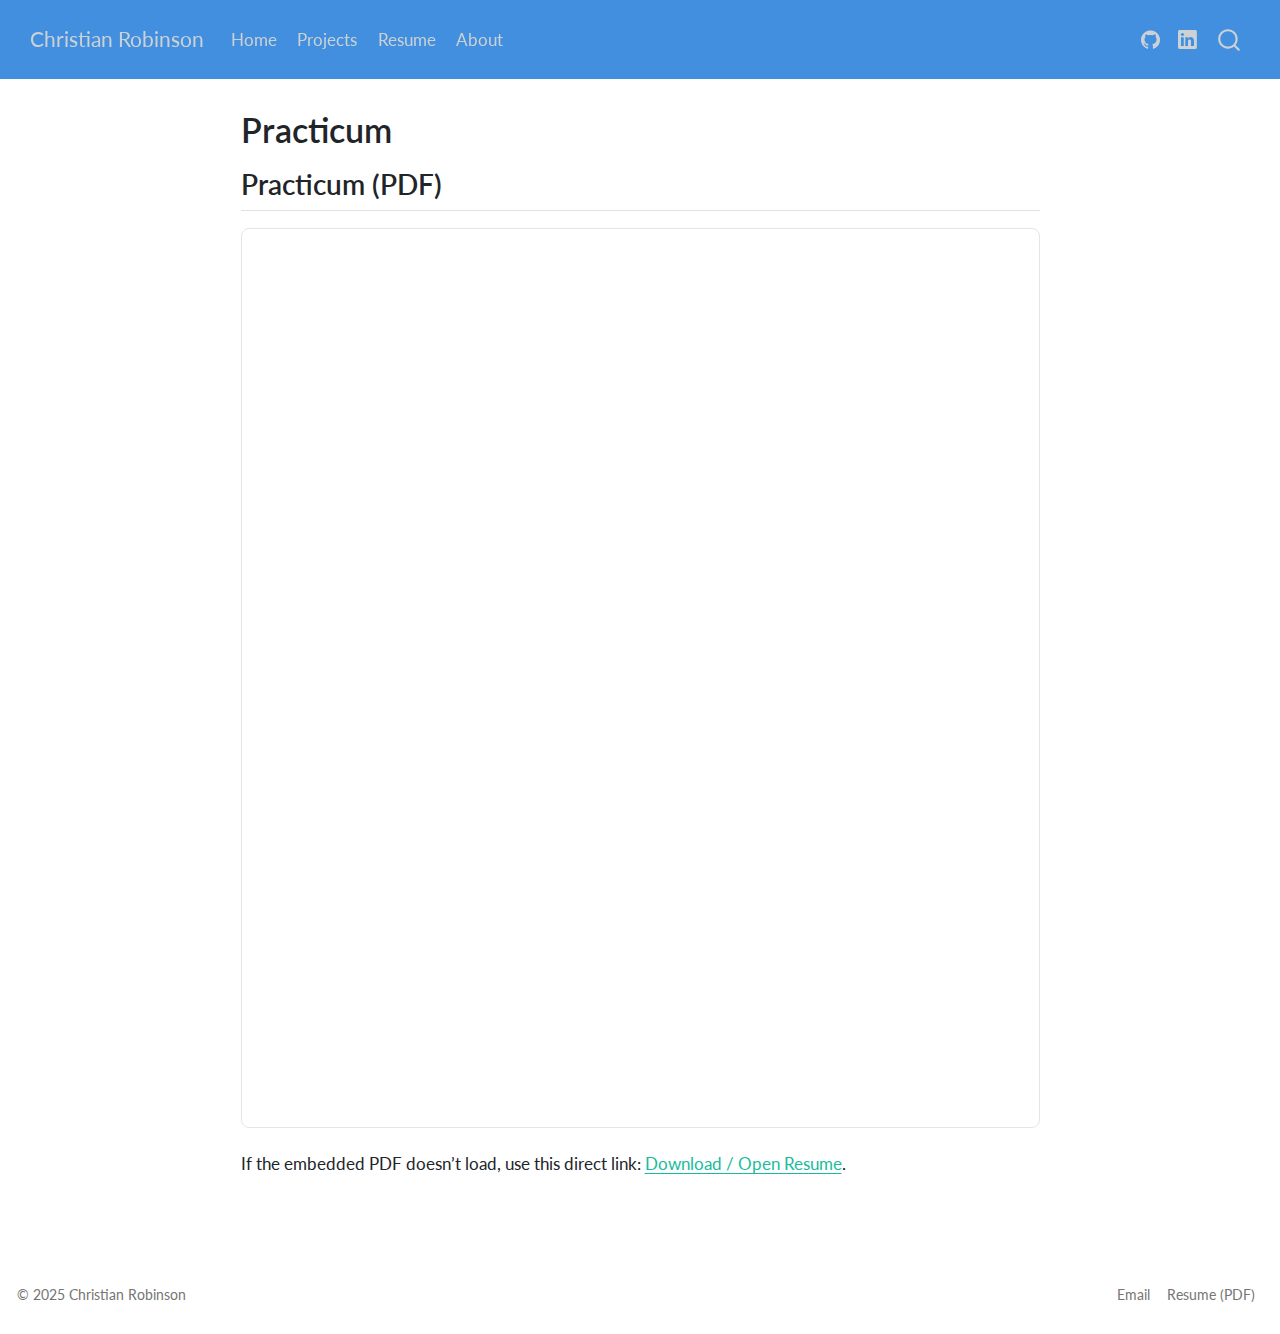
<file: docs/practicum.html>
<!DOCTYPE html>
<html xmlns="http://www.w3.org/1999/xhtml" lang="en" xml:lang="en"><head>

<meta charset="utf-8">
<meta name="generator" content="quarto-1.7.33">

<meta name="viewport" content="width=device-width, initial-scale=1.0, user-scalable=yes">


<title>Practicum – Christian Robinson</title>
<style>
code{white-space: pre-wrap;}
span.smallcaps{font-variant: small-caps;}
div.columns{display: flex; gap: min(4vw, 1.5em);}
div.column{flex: auto; overflow-x: auto;}
div.hanging-indent{margin-left: 1.5em; text-indent: -1.5em;}
ul.task-list{list-style: none;}
ul.task-list li input[type="checkbox"] {
  width: 0.8em;
  margin: 0 0.8em 0.2em -1em; /* quarto-specific, see https://github.com/quarto-dev/quarto-cli/issues/4556 */ 
  vertical-align: middle;
}
</style>


<script src="site_libs/quarto-nav/quarto-nav.js"></script>
<script src="site_libs/quarto-nav/headroom.min.js"></script>
<script src="site_libs/clipboard/clipboard.min.js"></script>
<script src="site_libs/quarto-search/autocomplete.umd.js"></script>
<script src="site_libs/quarto-search/fuse.min.js"></script>
<script src="site_libs/quarto-search/quarto-search.js"></script>
<meta name="quarto:offset" content="./">
<script src="site_libs/quarto-html/quarto.js" type="module"></script>
<script src="site_libs/quarto-html/tabsets/tabsets.js" type="module"></script>
<script src="site_libs/quarto-html/popper.min.js"></script>
<script src="site_libs/quarto-html/tippy.umd.min.js"></script>
<script src="site_libs/quarto-html/anchor.min.js"></script>
<link href="site_libs/quarto-html/tippy.css" rel="stylesheet">
<link href="site_libs/quarto-html/quarto-syntax-highlighting-ea385d0e468b0dd5ea5bf0780b1290d9.css" rel="stylesheet" id="quarto-text-highlighting-styles">
<script src="site_libs/bootstrap/bootstrap.min.js"></script>
<link href="site_libs/bootstrap/bootstrap-icons.css" rel="stylesheet">
<link href="site_libs/bootstrap/bootstrap-cc63fce9873912f1bbbccf05079cc9ea.min.css" rel="stylesheet" append-hash="true" id="quarto-bootstrap" data-mode="light">
<script id="quarto-search-options" type="application/json">{
  "location": "navbar",
  "copy-button": false,
  "collapse-after": 3,
  "panel-placement": "end",
  "type": "overlay",
  "limit": 50,
  "keyboard-shortcut": [
    "f",
    "/",
    "s"
  ],
  "show-item-context": false,
  "language": {
    "search-no-results-text": "No results",
    "search-matching-documents-text": "matching documents",
    "search-copy-link-title": "Copy link to search",
    "search-hide-matches-text": "Hide additional matches",
    "search-more-match-text": "more match in this document",
    "search-more-matches-text": "more matches in this document",
    "search-clear-button-title": "Clear",
    "search-text-placeholder": "",
    "search-detached-cancel-button-title": "Cancel",
    "search-submit-button-title": "Submit",
    "search-label": "Search"
  }
}</script>
<style>html{ scroll-behavior: smooth; }</style>


<link rel="stylesheet" href="styles.css">
</head>

<body class="nav-fixed fullcontent quarto-light">

<div id="quarto-search-results"></div>
  <header id="quarto-header" class="headroom fixed-top">
    <nav class="navbar navbar-expand-lg " data-bs-theme="dark">
      <div class="navbar-container container-fluid">
      <div class="navbar-brand-container mx-auto">
    <a class="navbar-brand" href="./index.html">
    <span class="navbar-title">Christian Robinson</span>
    </a>
  </div>
            <div id="quarto-search" class="" title="Search"></div>
          <button class="navbar-toggler" type="button" data-bs-toggle="collapse" data-bs-target="#navbarCollapse" aria-controls="navbarCollapse" role="menu" aria-expanded="false" aria-label="Toggle navigation" onclick="if (window.quartoToggleHeadroom) { window.quartoToggleHeadroom(); }">
  <span class="navbar-toggler-icon"></span>
</button>
          <div class="collapse navbar-collapse" id="navbarCollapse">
            <ul class="navbar-nav navbar-nav-scroll me-auto">
  <li class="nav-item">
    <a class="nav-link" href="./index.html"> 
<span class="menu-text">Home</span></a>
  </li>  
  <li class="nav-item">
    <a class="nav-link" href="./projects.html"> 
<span class="menu-text">Projects</span></a>
  </li>  
  <li class="nav-item">
    <a class="nav-link" href="./resume.html"> 
<span class="menu-text">Resume</span></a>
  </li>  
  <li class="nav-item">
    <a class="nav-link" href="./about.html"> 
<span class="menu-text">About</span></a>
  </li>  
</ul>
            <ul class="navbar-nav navbar-nav-scroll ms-auto">
  <li class="nav-item compact">
    <a class="nav-link" href="https://github.com/cmrobinson1992"> <i class="bi bi-github" role="img" aria-label="GitHub">
</i> 
<span class="menu-text"></span></a>
  </li>  
  <li class="nav-item compact">
    <a class="nav-link" href="https://www.linkedin.com/in/christian-robinson-4457949a/"> <i class="bi bi-linkedin" role="img" aria-label="LinkedIn">
</i> 
<span class="menu-text"></span></a>
  </li>  
</ul>
          </div> <!-- /navcollapse -->
            <div class="quarto-navbar-tools">
</div>
      </div> <!-- /container-fluid -->
    </nav>
</header>
<!-- content -->
<div id="quarto-content" class="quarto-container page-columns page-rows-contents page-layout-article page-navbar">
<!-- sidebar -->
<!-- margin-sidebar -->
    
<!-- main -->
<main class="content" id="quarto-document-content">

<header id="title-block-header" class="quarto-title-block default">
<div class="quarto-title">
<h1 class="title">Practicum</h1>
</div>



<div class="quarto-title-meta">

    
  
    
  </div>
  


</header>


<section id="practicum-pdf" class="level2">
<h2 class="anchored" data-anchor-id="practicum-pdf">Practicum (PDF)</h2>
<iframe src="communicationsdashboard.pdf" width="100%" height="900px" style="border:1px solid #e5e5e5; border-radius: 8px;">
</iframe>
<p>If the embedded PDF doesn’t load, use this direct link: <strong><a href="communicationsdashboard.pdf">Download / Open Resume</a></strong>.</p>


</section>

</main> <!-- /main -->
<script id="quarto-html-after-body" type="application/javascript">
  window.document.addEventListener("DOMContentLoaded", function (event) {
    const icon = "";
    const anchorJS = new window.AnchorJS();
    anchorJS.options = {
      placement: 'right',
      icon: icon
    };
    anchorJS.add('.anchored');
    const isCodeAnnotation = (el) => {
      for (const clz of el.classList) {
        if (clz.startsWith('code-annotation-')) {                     
          return true;
        }
      }
      return false;
    }
    const onCopySuccess = function(e) {
      // button target
      const button = e.trigger;
      // don't keep focus
      button.blur();
      // flash "checked"
      button.classList.add('code-copy-button-checked');
      var currentTitle = button.getAttribute("title");
      button.setAttribute("title", "Copied!");
      let tooltip;
      if (window.bootstrap) {
        button.setAttribute("data-bs-toggle", "tooltip");
        button.setAttribute("data-bs-placement", "left");
        button.setAttribute("data-bs-title", "Copied!");
        tooltip = new bootstrap.Tooltip(button, 
          { trigger: "manual", 
            customClass: "code-copy-button-tooltip",
            offset: [0, -8]});
        tooltip.show();    
      }
      setTimeout(function() {
        if (tooltip) {
          tooltip.hide();
          button.removeAttribute("data-bs-title");
          button.removeAttribute("data-bs-toggle");
          button.removeAttribute("data-bs-placement");
        }
        button.setAttribute("title", currentTitle);
        button.classList.remove('code-copy-button-checked');
      }, 1000);
      // clear code selection
      e.clearSelection();
    }
    const getTextToCopy = function(trigger) {
        const codeEl = trigger.previousElementSibling.cloneNode(true);
        for (const childEl of codeEl.children) {
          if (isCodeAnnotation(childEl)) {
            childEl.remove();
          }
        }
        return codeEl.innerText;
    }
    const clipboard = new window.ClipboardJS('.code-copy-button:not([data-in-quarto-modal])', {
      text: getTextToCopy
    });
    clipboard.on('success', onCopySuccess);
    if (window.document.getElementById('quarto-embedded-source-code-modal')) {
      const clipboardModal = new window.ClipboardJS('.code-copy-button[data-in-quarto-modal]', {
        text: getTextToCopy,
        container: window.document.getElementById('quarto-embedded-source-code-modal')
      });
      clipboardModal.on('success', onCopySuccess);
    }
      var localhostRegex = new RegExp(/^(?:http|https):\/\/localhost\:?[0-9]*\//);
      var mailtoRegex = new RegExp(/^mailto:/);
        var filterRegex = new RegExp('/' + window.location.host + '/');
      var isInternal = (href) => {
          return filterRegex.test(href) || localhostRegex.test(href) || mailtoRegex.test(href);
      }
      // Inspect non-navigation links and adorn them if external
     var links = window.document.querySelectorAll('a[href]:not(.nav-link):not(.navbar-brand):not(.toc-action):not(.sidebar-link):not(.sidebar-item-toggle):not(.pagination-link):not(.no-external):not([aria-hidden]):not(.dropdown-item):not(.quarto-navigation-tool):not(.about-link)');
      for (var i=0; i<links.length; i++) {
        const link = links[i];
        if (!isInternal(link.href)) {
          // undo the damage that might have been done by quarto-nav.js in the case of
          // links that we want to consider external
          if (link.dataset.originalHref !== undefined) {
            link.href = link.dataset.originalHref;
          }
        }
      }
    function tippyHover(el, contentFn, onTriggerFn, onUntriggerFn) {
      const config = {
        allowHTML: true,
        maxWidth: 500,
        delay: 100,
        arrow: false,
        appendTo: function(el) {
            return el.parentElement;
        },
        interactive: true,
        interactiveBorder: 10,
        theme: 'quarto',
        placement: 'bottom-start',
      };
      if (contentFn) {
        config.content = contentFn;
      }
      if (onTriggerFn) {
        config.onTrigger = onTriggerFn;
      }
      if (onUntriggerFn) {
        config.onUntrigger = onUntriggerFn;
      }
      window.tippy(el, config); 
    }
    const noterefs = window.document.querySelectorAll('a[role="doc-noteref"]');
    for (var i=0; i<noterefs.length; i++) {
      const ref = noterefs[i];
      tippyHover(ref, function() {
        // use id or data attribute instead here
        let href = ref.getAttribute('data-footnote-href') || ref.getAttribute('href');
        try { href = new URL(href).hash; } catch {}
        const id = href.replace(/^#\/?/, "");
        const note = window.document.getElementById(id);
        if (note) {
          return note.innerHTML;
        } else {
          return "";
        }
      });
    }
    const xrefs = window.document.querySelectorAll('a.quarto-xref');
    const processXRef = (id, note) => {
      // Strip column container classes
      const stripColumnClz = (el) => {
        el.classList.remove("page-full", "page-columns");
        if (el.children) {
          for (const child of el.children) {
            stripColumnClz(child);
          }
        }
      }
      stripColumnClz(note)
      if (id === null || id.startsWith('sec-')) {
        // Special case sections, only their first couple elements
        const container = document.createElement("div");
        if (note.children && note.children.length > 2) {
          container.appendChild(note.children[0].cloneNode(true));
          for (let i = 1; i < note.children.length; i++) {
            const child = note.children[i];
            if (child.tagName === "P" && child.innerText === "") {
              continue;
            } else {
              container.appendChild(child.cloneNode(true));
              break;
            }
          }
          if (window.Quarto?.typesetMath) {
            window.Quarto.typesetMath(container);
          }
          return container.innerHTML
        } else {
          if (window.Quarto?.typesetMath) {
            window.Quarto.typesetMath(note);
          }
          return note.innerHTML;
        }
      } else {
        // Remove any anchor links if they are present
        const anchorLink = note.querySelector('a.anchorjs-link');
        if (anchorLink) {
          anchorLink.remove();
        }
        if (window.Quarto?.typesetMath) {
          window.Quarto.typesetMath(note);
        }
        if (note.classList.contains("callout")) {
          return note.outerHTML;
        } else {
          return note.innerHTML;
        }
      }
    }
    for (var i=0; i<xrefs.length; i++) {
      const xref = xrefs[i];
      tippyHover(xref, undefined, function(instance) {
        instance.disable();
        let url = xref.getAttribute('href');
        let hash = undefined; 
        if (url.startsWith('#')) {
          hash = url;
        } else {
          try { hash = new URL(url).hash; } catch {}
        }
        if (hash) {
          const id = hash.replace(/^#\/?/, "");
          const note = window.document.getElementById(id);
          if (note !== null) {
            try {
              const html = processXRef(id, note.cloneNode(true));
              instance.setContent(html);
            } finally {
              instance.enable();
              instance.show();
            }
          } else {
            // See if we can fetch this
            fetch(url.split('#')[0])
            .then(res => res.text())
            .then(html => {
              const parser = new DOMParser();
              const htmlDoc = parser.parseFromString(html, "text/html");
              const note = htmlDoc.getElementById(id);
              if (note !== null) {
                const html = processXRef(id, note);
                instance.setContent(html);
              } 
            }).finally(() => {
              instance.enable();
              instance.show();
            });
          }
        } else {
          // See if we can fetch a full url (with no hash to target)
          // This is a special case and we should probably do some content thinning / targeting
          fetch(url)
          .then(res => res.text())
          .then(html => {
            const parser = new DOMParser();
            const htmlDoc = parser.parseFromString(html, "text/html");
            const note = htmlDoc.querySelector('main.content');
            if (note !== null) {
              // This should only happen for chapter cross references
              // (since there is no id in the URL)
              // remove the first header
              if (note.children.length > 0 && note.children[0].tagName === "HEADER") {
                note.children[0].remove();
              }
              const html = processXRef(null, note);
              instance.setContent(html);
            } 
          }).finally(() => {
            instance.enable();
            instance.show();
          });
        }
      }, function(instance) {
      });
    }
        let selectedAnnoteEl;
        const selectorForAnnotation = ( cell, annotation) => {
          let cellAttr = 'data-code-cell="' + cell + '"';
          let lineAttr = 'data-code-annotation="' +  annotation + '"';
          const selector = 'span[' + cellAttr + '][' + lineAttr + ']';
          return selector;
        }
        const selectCodeLines = (annoteEl) => {
          const doc = window.document;
          const targetCell = annoteEl.getAttribute("data-target-cell");
          const targetAnnotation = annoteEl.getAttribute("data-target-annotation");
          const annoteSpan = window.document.querySelector(selectorForAnnotation(targetCell, targetAnnotation));
          const lines = annoteSpan.getAttribute("data-code-lines").split(",");
          const lineIds = lines.map((line) => {
            return targetCell + "-" + line;
          })
          let top = null;
          let height = null;
          let parent = null;
          if (lineIds.length > 0) {
              //compute the position of the single el (top and bottom and make a div)
              const el = window.document.getElementById(lineIds[0]);
              top = el.offsetTop;
              height = el.offsetHeight;
              parent = el.parentElement.parentElement;
            if (lineIds.length > 1) {
              const lastEl = window.document.getElementById(lineIds[lineIds.length - 1]);
              const bottom = lastEl.offsetTop + lastEl.offsetHeight;
              height = bottom - top;
            }
            if (top !== null && height !== null && parent !== null) {
              // cook up a div (if necessary) and position it 
              let div = window.document.getElementById("code-annotation-line-highlight");
              if (div === null) {
                div = window.document.createElement("div");
                div.setAttribute("id", "code-annotation-line-highlight");
                div.style.position = 'absolute';
                parent.appendChild(div);
              }
              div.style.top = top - 2 + "px";
              div.style.height = height + 4 + "px";
              div.style.left = 0;
              let gutterDiv = window.document.getElementById("code-annotation-line-highlight-gutter");
              if (gutterDiv === null) {
                gutterDiv = window.document.createElement("div");
                gutterDiv.setAttribute("id", "code-annotation-line-highlight-gutter");
                gutterDiv.style.position = 'absolute';
                const codeCell = window.document.getElementById(targetCell);
                const gutter = codeCell.querySelector('.code-annotation-gutter');
                gutter.appendChild(gutterDiv);
              }
              gutterDiv.style.top = top - 2 + "px";
              gutterDiv.style.height = height + 4 + "px";
            }
            selectedAnnoteEl = annoteEl;
          }
        };
        const unselectCodeLines = () => {
          const elementsIds = ["code-annotation-line-highlight", "code-annotation-line-highlight-gutter"];
          elementsIds.forEach((elId) => {
            const div = window.document.getElementById(elId);
            if (div) {
              div.remove();
            }
          });
          selectedAnnoteEl = undefined;
        };
          // Handle positioning of the toggle
      window.addEventListener(
        "resize",
        throttle(() => {
          elRect = undefined;
          if (selectedAnnoteEl) {
            selectCodeLines(selectedAnnoteEl);
          }
        }, 10)
      );
      function throttle(fn, ms) {
      let throttle = false;
      let timer;
        return (...args) => {
          if(!throttle) { // first call gets through
              fn.apply(this, args);
              throttle = true;
          } else { // all the others get throttled
              if(timer) clearTimeout(timer); // cancel #2
              timer = setTimeout(() => {
                fn.apply(this, args);
                timer = throttle = false;
              }, ms);
          }
        };
      }
        // Attach click handler to the DT
        const annoteDls = window.document.querySelectorAll('dt[data-target-cell]');
        for (const annoteDlNode of annoteDls) {
          annoteDlNode.addEventListener('click', (event) => {
            const clickedEl = event.target;
            if (clickedEl !== selectedAnnoteEl) {
              unselectCodeLines();
              const activeEl = window.document.querySelector('dt[data-target-cell].code-annotation-active');
              if (activeEl) {
                activeEl.classList.remove('code-annotation-active');
              }
              selectCodeLines(clickedEl);
              clickedEl.classList.add('code-annotation-active');
            } else {
              // Unselect the line
              unselectCodeLines();
              clickedEl.classList.remove('code-annotation-active');
            }
          });
        }
    const findCites = (el) => {
      const parentEl = el.parentElement;
      if (parentEl) {
        const cites = parentEl.dataset.cites;
        if (cites) {
          return {
            el,
            cites: cites.split(' ')
          };
        } else {
          return findCites(el.parentElement)
        }
      } else {
        return undefined;
      }
    };
    var bibliorefs = window.document.querySelectorAll('a[role="doc-biblioref"]');
    for (var i=0; i<bibliorefs.length; i++) {
      const ref = bibliorefs[i];
      const citeInfo = findCites(ref);
      if (citeInfo) {
        tippyHover(citeInfo.el, function() {
          var popup = window.document.createElement('div');
          citeInfo.cites.forEach(function(cite) {
            var citeDiv = window.document.createElement('div');
            citeDiv.classList.add('hanging-indent');
            citeDiv.classList.add('csl-entry');
            var biblioDiv = window.document.getElementById('ref-' + cite);
            if (biblioDiv) {
              citeDiv.innerHTML = biblioDiv.innerHTML;
            }
            popup.appendChild(citeDiv);
          });
          return popup.innerHTML;
        });
      }
    }
  });
  </script>
</div> <!-- /content -->
<footer class="footer">
  <div class="nav-footer">
    <div class="nav-footer-left">
<p>© 2025 Christian Robinson</p>
</div>   
    <div class="nav-footer-center">
      &nbsp;
    </div>
    <div class="nav-footer-right">
      <ul class="footer-items list-unstyled">
    <li class="nav-item">
    <a class="nav-link" href="mailto:christian.m.robinson@gmail.com">
<p>Email</p>
</a>
  </li>  
    <li class="nav-item">
    <a class="nav-link" href="./resume.pdf">
<p>Resume (PDF)</p>
</a>
  </li>  
</ul>
    </div>
  </div>
</footer>




<script src="site_libs/quarto-html/zenscroll-min.js"></script>
</body></html>
</file>
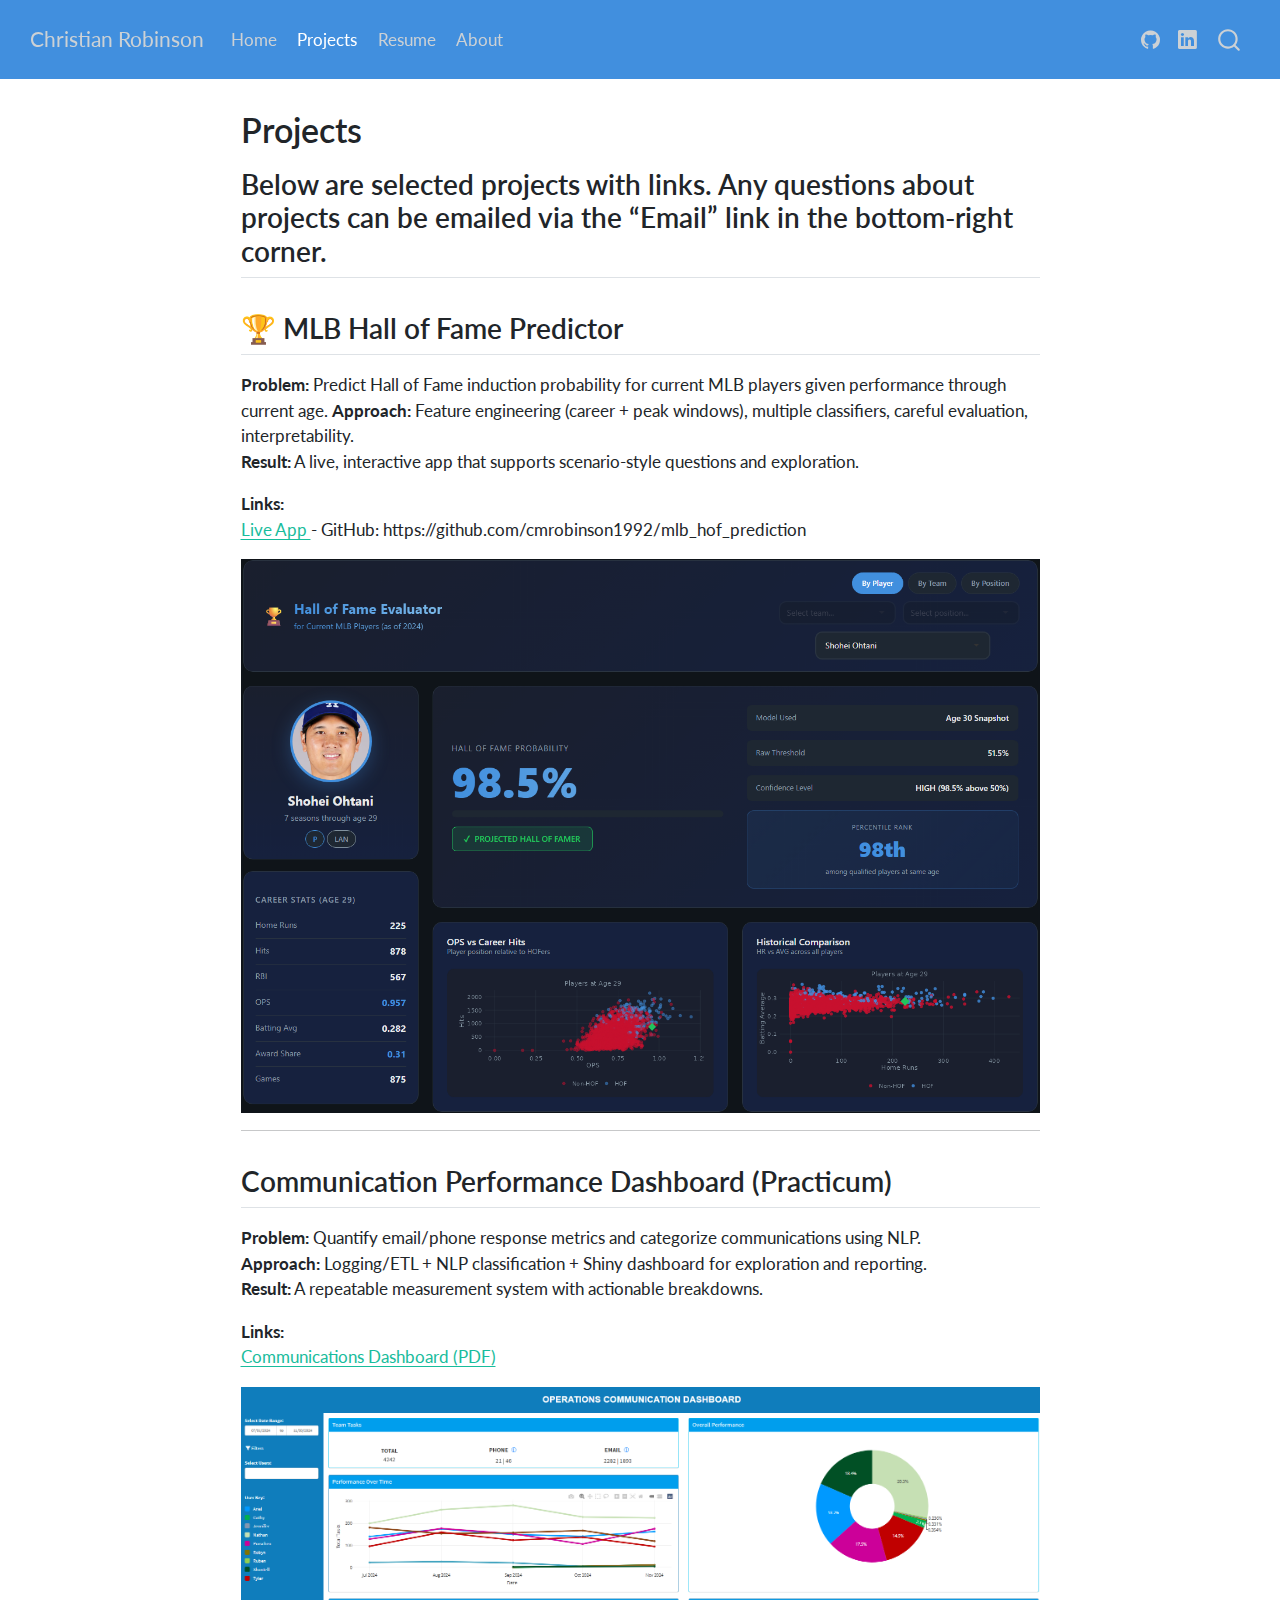
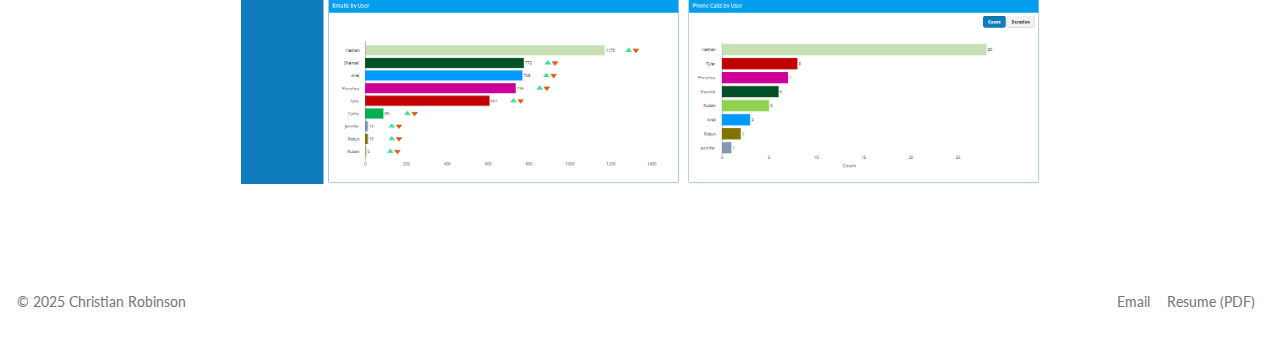
<file: docs/projects.html>
<!DOCTYPE html>
<html xmlns="http://www.w3.org/1999/xhtml" lang="en" xml:lang="en"><head>

<meta charset="utf-8">
<meta name="generator" content="quarto-1.7.33">

<meta name="viewport" content="width=device-width, initial-scale=1.0, user-scalable=yes">


<title>Projects – Christian Robinson</title>
<style>
code{white-space: pre-wrap;}
span.smallcaps{font-variant: small-caps;}
div.columns{display: flex; gap: min(4vw, 1.5em);}
div.column{flex: auto; overflow-x: auto;}
div.hanging-indent{margin-left: 1.5em; text-indent: -1.5em;}
ul.task-list{list-style: none;}
ul.task-list li input[type="checkbox"] {
  width: 0.8em;
  margin: 0 0.8em 0.2em -1em; /* quarto-specific, see https://github.com/quarto-dev/quarto-cli/issues/4556 */ 
  vertical-align: middle;
}
</style>


<script src="site_libs/quarto-nav/quarto-nav.js"></script>
<script src="site_libs/quarto-nav/headroom.min.js"></script>
<script src="site_libs/clipboard/clipboard.min.js"></script>
<script src="site_libs/quarto-search/autocomplete.umd.js"></script>
<script src="site_libs/quarto-search/fuse.min.js"></script>
<script src="site_libs/quarto-search/quarto-search.js"></script>
<meta name="quarto:offset" content="./">
<script src="site_libs/quarto-html/quarto.js" type="module"></script>
<script src="site_libs/quarto-html/tabsets/tabsets.js" type="module"></script>
<script src="site_libs/quarto-html/popper.min.js"></script>
<script src="site_libs/quarto-html/tippy.umd.min.js"></script>
<script src="site_libs/quarto-html/anchor.min.js"></script>
<link href="site_libs/quarto-html/tippy.css" rel="stylesheet">
<link href="site_libs/quarto-html/quarto-syntax-highlighting-ea385d0e468b0dd5ea5bf0780b1290d9.css" rel="stylesheet" id="quarto-text-highlighting-styles">
<script src="site_libs/bootstrap/bootstrap.min.js"></script>
<link href="site_libs/bootstrap/bootstrap-icons.css" rel="stylesheet">
<link href="site_libs/bootstrap/bootstrap-cc63fce9873912f1bbbccf05079cc9ea.min.css" rel="stylesheet" append-hash="true" id="quarto-bootstrap" data-mode="light">
<script id="quarto-search-options" type="application/json">{
  "location": "navbar",
  "copy-button": false,
  "collapse-after": 3,
  "panel-placement": "end",
  "type": "overlay",
  "limit": 50,
  "keyboard-shortcut": [
    "f",
    "/",
    "s"
  ],
  "show-item-context": false,
  "language": {
    "search-no-results-text": "No results",
    "search-matching-documents-text": "matching documents",
    "search-copy-link-title": "Copy link to search",
    "search-hide-matches-text": "Hide additional matches",
    "search-more-match-text": "more match in this document",
    "search-more-matches-text": "more matches in this document",
    "search-clear-button-title": "Clear",
    "search-text-placeholder": "",
    "search-detached-cancel-button-title": "Cancel",
    "search-submit-button-title": "Submit",
    "search-label": "Search"
  }
}</script>
<style>html{ scroll-behavior: smooth; }</style>


<link rel="stylesheet" href="styles.css">
</head>

<body class="nav-fixed fullcontent quarto-light">

<div id="quarto-search-results"></div>
  <header id="quarto-header" class="headroom fixed-top">
    <nav class="navbar navbar-expand-lg " data-bs-theme="dark">
      <div class="navbar-container container-fluid">
      <div class="navbar-brand-container mx-auto">
    <a class="navbar-brand" href="./index.html">
    <span class="navbar-title">Christian Robinson</span>
    </a>
  </div>
            <div id="quarto-search" class="" title="Search"></div>
          <button class="navbar-toggler" type="button" data-bs-toggle="collapse" data-bs-target="#navbarCollapse" aria-controls="navbarCollapse" role="menu" aria-expanded="false" aria-label="Toggle navigation" onclick="if (window.quartoToggleHeadroom) { window.quartoToggleHeadroom(); }">
  <span class="navbar-toggler-icon"></span>
</button>
          <div class="collapse navbar-collapse" id="navbarCollapse">
            <ul class="navbar-nav navbar-nav-scroll me-auto">
  <li class="nav-item">
    <a class="nav-link" href="./index.html"> 
<span class="menu-text">Home</span></a>
  </li>  
  <li class="nav-item">
    <a class="nav-link active" href="./projects.html" aria-current="page"> 
<span class="menu-text">Projects</span></a>
  </li>  
  <li class="nav-item">
    <a class="nav-link" href="./resume.html"> 
<span class="menu-text">Resume</span></a>
  </li>  
  <li class="nav-item">
    <a class="nav-link" href="./about.html"> 
<span class="menu-text">About</span></a>
  </li>  
</ul>
            <ul class="navbar-nav navbar-nav-scroll ms-auto">
  <li class="nav-item compact">
    <a class="nav-link" href="https://github.com/cmrobinson1992"> <i class="bi bi-github" role="img" aria-label="GitHub">
</i> 
<span class="menu-text"></span></a>
  </li>  
  <li class="nav-item compact">
    <a class="nav-link" href="https://www.linkedin.com/in/christian-robinson-4457949a/"> <i class="bi bi-linkedin" role="img" aria-label="LinkedIn">
</i> 
<span class="menu-text"></span></a>
  </li>  
</ul>
          </div> <!-- /navcollapse -->
            <div class="quarto-navbar-tools">
</div>
      </div> <!-- /container-fluid -->
    </nav>
</header>
<!-- content -->
<div id="quarto-content" class="quarto-container page-columns page-rows-contents page-layout-article page-navbar">
<!-- sidebar -->
<!-- margin-sidebar -->
    
<!-- main -->
<main class="content" id="quarto-document-content">

<header id="title-block-header" class="quarto-title-block default">
<div class="quarto-title">
<h1 class="title">Projects</h1>
</div>



<div class="quarto-title-meta">

    
  
    
  </div>
  


</header>


<section id="below-are-selected-projects-with-links.-any-questions-about-projects-can-be-emailed-via-the-email-link-in-the-bottom-right-corner." class="level2">
<h2 class="anchored" data-anchor-id="below-are-selected-projects-with-links.-any-questions-about-projects-can-be-emailed-via-the-email-link-in-the-bottom-right-corner.">Below are selected projects with links. Any questions about projects can be emailed via the “Email” link in the bottom-right corner.</h2>
</section>
<section id="mlb-hall-of-fame-predictor" class="level2">
<h2 class="anchored" data-anchor-id="mlb-hall-of-fame-predictor">🏆 MLB Hall of Fame Predictor</h2>
<p><strong>Problem:</strong> Predict Hall of Fame induction probability for current MLB players given performance through current age. <strong>Approach:</strong> Feature engineering (career + peak windows), multiple classifiers, careful evaluation, interpretability.<br>
<strong>Result:</strong> A live, interactive app that supports scenario-style questions and exploration.</p>
<p><strong>Links:</strong><br>
<a href="https://christian-robinson.shinyapps.io/mlb_hof_predictor/" target="_blank" rel="noopener"> Live App </a> - GitHub: https://github.com/cmrobinson1992/mlb_hof_prediction</p>
<p><img src="images/mlb_hof_project.png" class="img-fluid" style="width:100.0%"></p>
<hr>
</section>
<section id="communication-performance-dashboard-practicum" class="level2">
<h2 class="anchored" data-anchor-id="communication-performance-dashboard-practicum">Communication Performance Dashboard (Practicum)</h2>
<p><strong>Problem:</strong> Quantify email/phone response metrics and categorize communications using NLP.<br>
<strong>Approach:</strong> Logging/ETL + NLP classification + Shiny dashboard for exploration and reporting.<br>
<strong>Result:</strong> A repeatable measurement system with actionable breakdowns.</p>
<p><strong>Links:</strong><br>
<a href="communicationsdashboard.pdf" target="_blank" rel="noopener"> Communications Dashboard (PDF) </a></p>
<p><img src="images/communicationsdashboard.png" class="img-fluid" style="width:100.0%"></p>


</section>

</main> <!-- /main -->
<script id="quarto-html-after-body" type="application/javascript">
  window.document.addEventListener("DOMContentLoaded", function (event) {
    const icon = "";
    const anchorJS = new window.AnchorJS();
    anchorJS.options = {
      placement: 'right',
      icon: icon
    };
    anchorJS.add('.anchored');
    const isCodeAnnotation = (el) => {
      for (const clz of el.classList) {
        if (clz.startsWith('code-annotation-')) {                     
          return true;
        }
      }
      return false;
    }
    const onCopySuccess = function(e) {
      // button target
      const button = e.trigger;
      // don't keep focus
      button.blur();
      // flash "checked"
      button.classList.add('code-copy-button-checked');
      var currentTitle = button.getAttribute("title");
      button.setAttribute("title", "Copied!");
      let tooltip;
      if (window.bootstrap) {
        button.setAttribute("data-bs-toggle", "tooltip");
        button.setAttribute("data-bs-placement", "left");
        button.setAttribute("data-bs-title", "Copied!");
        tooltip = new bootstrap.Tooltip(button, 
          { trigger: "manual", 
            customClass: "code-copy-button-tooltip",
            offset: [0, -8]});
        tooltip.show();    
      }
      setTimeout(function() {
        if (tooltip) {
          tooltip.hide();
          button.removeAttribute("data-bs-title");
          button.removeAttribute("data-bs-toggle");
          button.removeAttribute("data-bs-placement");
        }
        button.setAttribute("title", currentTitle);
        button.classList.remove('code-copy-button-checked');
      }, 1000);
      // clear code selection
      e.clearSelection();
    }
    const getTextToCopy = function(trigger) {
        const codeEl = trigger.previousElementSibling.cloneNode(true);
        for (const childEl of codeEl.children) {
          if (isCodeAnnotation(childEl)) {
            childEl.remove();
          }
        }
        return codeEl.innerText;
    }
    const clipboard = new window.ClipboardJS('.code-copy-button:not([data-in-quarto-modal])', {
      text: getTextToCopy
    });
    clipboard.on('success', onCopySuccess);
    if (window.document.getElementById('quarto-embedded-source-code-modal')) {
      const clipboardModal = new window.ClipboardJS('.code-copy-button[data-in-quarto-modal]', {
        text: getTextToCopy,
        container: window.document.getElementById('quarto-embedded-source-code-modal')
      });
      clipboardModal.on('success', onCopySuccess);
    }
      var localhostRegex = new RegExp(/^(?:http|https):\/\/localhost\:?[0-9]*\//);
      var mailtoRegex = new RegExp(/^mailto:/);
        var filterRegex = new RegExp('/' + window.location.host + '/');
      var isInternal = (href) => {
          return filterRegex.test(href) || localhostRegex.test(href) || mailtoRegex.test(href);
      }
      // Inspect non-navigation links and adorn them if external
     var links = window.document.querySelectorAll('a[href]:not(.nav-link):not(.navbar-brand):not(.toc-action):not(.sidebar-link):not(.sidebar-item-toggle):not(.pagination-link):not(.no-external):not([aria-hidden]):not(.dropdown-item):not(.quarto-navigation-tool):not(.about-link)');
      for (var i=0; i<links.length; i++) {
        const link = links[i];
        if (!isInternal(link.href)) {
          // undo the damage that might have been done by quarto-nav.js in the case of
          // links that we want to consider external
          if (link.dataset.originalHref !== undefined) {
            link.href = link.dataset.originalHref;
          }
        }
      }
    function tippyHover(el, contentFn, onTriggerFn, onUntriggerFn) {
      const config = {
        allowHTML: true,
        maxWidth: 500,
        delay: 100,
        arrow: false,
        appendTo: function(el) {
            return el.parentElement;
        },
        interactive: true,
        interactiveBorder: 10,
        theme: 'quarto',
        placement: 'bottom-start',
      };
      if (contentFn) {
        config.content = contentFn;
      }
      if (onTriggerFn) {
        config.onTrigger = onTriggerFn;
      }
      if (onUntriggerFn) {
        config.onUntrigger = onUntriggerFn;
      }
      window.tippy(el, config); 
    }
    const noterefs = window.document.querySelectorAll('a[role="doc-noteref"]');
    for (var i=0; i<noterefs.length; i++) {
      const ref = noterefs[i];
      tippyHover(ref, function() {
        // use id or data attribute instead here
        let href = ref.getAttribute('data-footnote-href') || ref.getAttribute('href');
        try { href = new URL(href).hash; } catch {}
        const id = href.replace(/^#\/?/, "");
        const note = window.document.getElementById(id);
        if (note) {
          return note.innerHTML;
        } else {
          return "";
        }
      });
    }
    const xrefs = window.document.querySelectorAll('a.quarto-xref');
    const processXRef = (id, note) => {
      // Strip column container classes
      const stripColumnClz = (el) => {
        el.classList.remove("page-full", "page-columns");
        if (el.children) {
          for (const child of el.children) {
            stripColumnClz(child);
          }
        }
      }
      stripColumnClz(note)
      if (id === null || id.startsWith('sec-')) {
        // Special case sections, only their first couple elements
        const container = document.createElement("div");
        if (note.children && note.children.length > 2) {
          container.appendChild(note.children[0].cloneNode(true));
          for (let i = 1; i < note.children.length; i++) {
            const child = note.children[i];
            if (child.tagName === "P" && child.innerText === "") {
              continue;
            } else {
              container.appendChild(child.cloneNode(true));
              break;
            }
          }
          if (window.Quarto?.typesetMath) {
            window.Quarto.typesetMath(container);
          }
          return container.innerHTML
        } else {
          if (window.Quarto?.typesetMath) {
            window.Quarto.typesetMath(note);
          }
          return note.innerHTML;
        }
      } else {
        // Remove any anchor links if they are present
        const anchorLink = note.querySelector('a.anchorjs-link');
        if (anchorLink) {
          anchorLink.remove();
        }
        if (window.Quarto?.typesetMath) {
          window.Quarto.typesetMath(note);
        }
        if (note.classList.contains("callout")) {
          return note.outerHTML;
        } else {
          return note.innerHTML;
        }
      }
    }
    for (var i=0; i<xrefs.length; i++) {
      const xref = xrefs[i];
      tippyHover(xref, undefined, function(instance) {
        instance.disable();
        let url = xref.getAttribute('href');
        let hash = undefined; 
        if (url.startsWith('#')) {
          hash = url;
        } else {
          try { hash = new URL(url).hash; } catch {}
        }
        if (hash) {
          const id = hash.replace(/^#\/?/, "");
          const note = window.document.getElementById(id);
          if (note !== null) {
            try {
              const html = processXRef(id, note.cloneNode(true));
              instance.setContent(html);
            } finally {
              instance.enable();
              instance.show();
            }
          } else {
            // See if we can fetch this
            fetch(url.split('#')[0])
            .then(res => res.text())
            .then(html => {
              const parser = new DOMParser();
              const htmlDoc = parser.parseFromString(html, "text/html");
              const note = htmlDoc.getElementById(id);
              if (note !== null) {
                const html = processXRef(id, note);
                instance.setContent(html);
              } 
            }).finally(() => {
              instance.enable();
              instance.show();
            });
          }
        } else {
          // See if we can fetch a full url (with no hash to target)
          // This is a special case and we should probably do some content thinning / targeting
          fetch(url)
          .then(res => res.text())
          .then(html => {
            const parser = new DOMParser();
            const htmlDoc = parser.parseFromString(html, "text/html");
            const note = htmlDoc.querySelector('main.content');
            if (note !== null) {
              // This should only happen for chapter cross references
              // (since there is no id in the URL)
              // remove the first header
              if (note.children.length > 0 && note.children[0].tagName === "HEADER") {
                note.children[0].remove();
              }
              const html = processXRef(null, note);
              instance.setContent(html);
            } 
          }).finally(() => {
            instance.enable();
            instance.show();
          });
        }
      }, function(instance) {
      });
    }
        let selectedAnnoteEl;
        const selectorForAnnotation = ( cell, annotation) => {
          let cellAttr = 'data-code-cell="' + cell + '"';
          let lineAttr = 'data-code-annotation="' +  annotation + '"';
          const selector = 'span[' + cellAttr + '][' + lineAttr + ']';
          return selector;
        }
        const selectCodeLines = (annoteEl) => {
          const doc = window.document;
          const targetCell = annoteEl.getAttribute("data-target-cell");
          const targetAnnotation = annoteEl.getAttribute("data-target-annotation");
          const annoteSpan = window.document.querySelector(selectorForAnnotation(targetCell, targetAnnotation));
          const lines = annoteSpan.getAttribute("data-code-lines").split(",");
          const lineIds = lines.map((line) => {
            return targetCell + "-" + line;
          })
          let top = null;
          let height = null;
          let parent = null;
          if (lineIds.length > 0) {
              //compute the position of the single el (top and bottom and make a div)
              const el = window.document.getElementById(lineIds[0]);
              top = el.offsetTop;
              height = el.offsetHeight;
              parent = el.parentElement.parentElement;
            if (lineIds.length > 1) {
              const lastEl = window.document.getElementById(lineIds[lineIds.length - 1]);
              const bottom = lastEl.offsetTop + lastEl.offsetHeight;
              height = bottom - top;
            }
            if (top !== null && height !== null && parent !== null) {
              // cook up a div (if necessary) and position it 
              let div = window.document.getElementById("code-annotation-line-highlight");
              if (div === null) {
                div = window.document.createElement("div");
                div.setAttribute("id", "code-annotation-line-highlight");
                div.style.position = 'absolute';
                parent.appendChild(div);
              }
              div.style.top = top - 2 + "px";
              div.style.height = height + 4 + "px";
              div.style.left = 0;
              let gutterDiv = window.document.getElementById("code-annotation-line-highlight-gutter");
              if (gutterDiv === null) {
                gutterDiv = window.document.createElement("div");
                gutterDiv.setAttribute("id", "code-annotation-line-highlight-gutter");
                gutterDiv.style.position = 'absolute';
                const codeCell = window.document.getElementById(targetCell);
                const gutter = codeCell.querySelector('.code-annotation-gutter');
                gutter.appendChild(gutterDiv);
              }
              gutterDiv.style.top = top - 2 + "px";
              gutterDiv.style.height = height + 4 + "px";
            }
            selectedAnnoteEl = annoteEl;
          }
        };
        const unselectCodeLines = () => {
          const elementsIds = ["code-annotation-line-highlight", "code-annotation-line-highlight-gutter"];
          elementsIds.forEach((elId) => {
            const div = window.document.getElementById(elId);
            if (div) {
              div.remove();
            }
          });
          selectedAnnoteEl = undefined;
        };
          // Handle positioning of the toggle
      window.addEventListener(
        "resize",
        throttle(() => {
          elRect = undefined;
          if (selectedAnnoteEl) {
            selectCodeLines(selectedAnnoteEl);
          }
        }, 10)
      );
      function throttle(fn, ms) {
      let throttle = false;
      let timer;
        return (...args) => {
          if(!throttle) { // first call gets through
              fn.apply(this, args);
              throttle = true;
          } else { // all the others get throttled
              if(timer) clearTimeout(timer); // cancel #2
              timer = setTimeout(() => {
                fn.apply(this, args);
                timer = throttle = false;
              }, ms);
          }
        };
      }
        // Attach click handler to the DT
        const annoteDls = window.document.querySelectorAll('dt[data-target-cell]');
        for (const annoteDlNode of annoteDls) {
          annoteDlNode.addEventListener('click', (event) => {
            const clickedEl = event.target;
            if (clickedEl !== selectedAnnoteEl) {
              unselectCodeLines();
              const activeEl = window.document.querySelector('dt[data-target-cell].code-annotation-active');
              if (activeEl) {
                activeEl.classList.remove('code-annotation-active');
              }
              selectCodeLines(clickedEl);
              clickedEl.classList.add('code-annotation-active');
            } else {
              // Unselect the line
              unselectCodeLines();
              clickedEl.classList.remove('code-annotation-active');
            }
          });
        }
    const findCites = (el) => {
      const parentEl = el.parentElement;
      if (parentEl) {
        const cites = parentEl.dataset.cites;
        if (cites) {
          return {
            el,
            cites: cites.split(' ')
          };
        } else {
          return findCites(el.parentElement)
        }
      } else {
        return undefined;
      }
    };
    var bibliorefs = window.document.querySelectorAll('a[role="doc-biblioref"]');
    for (var i=0; i<bibliorefs.length; i++) {
      const ref = bibliorefs[i];
      const citeInfo = findCites(ref);
      if (citeInfo) {
        tippyHover(citeInfo.el, function() {
          var popup = window.document.createElement('div');
          citeInfo.cites.forEach(function(cite) {
            var citeDiv = window.document.createElement('div');
            citeDiv.classList.add('hanging-indent');
            citeDiv.classList.add('csl-entry');
            var biblioDiv = window.document.getElementById('ref-' + cite);
            if (biblioDiv) {
              citeDiv.innerHTML = biblioDiv.innerHTML;
            }
            popup.appendChild(citeDiv);
          });
          return popup.innerHTML;
        });
      }
    }
  });
  </script>
</div> <!-- /content -->
<footer class="footer">
  <div class="nav-footer">
    <div class="nav-footer-left">
<p>© 2025 Christian Robinson</p>
</div>   
    <div class="nav-footer-center">
      &nbsp;
    </div>
    <div class="nav-footer-right">
      <ul class="footer-items list-unstyled">
    <li class="nav-item">
    <a class="nav-link" href="mailto:christian.m.robinson@gmail.com">
<p>Email</p>
</a>
  </li>  
    <li class="nav-item">
    <a class="nav-link" href="./resume.pdf">
<p>Resume (PDF)</p>
</a>
  </li>  
</ul>
    </div>
  </div>
</footer>




<script src="site_libs/quarto-html/zenscroll-min.js"></script>
</body></html>
</file>
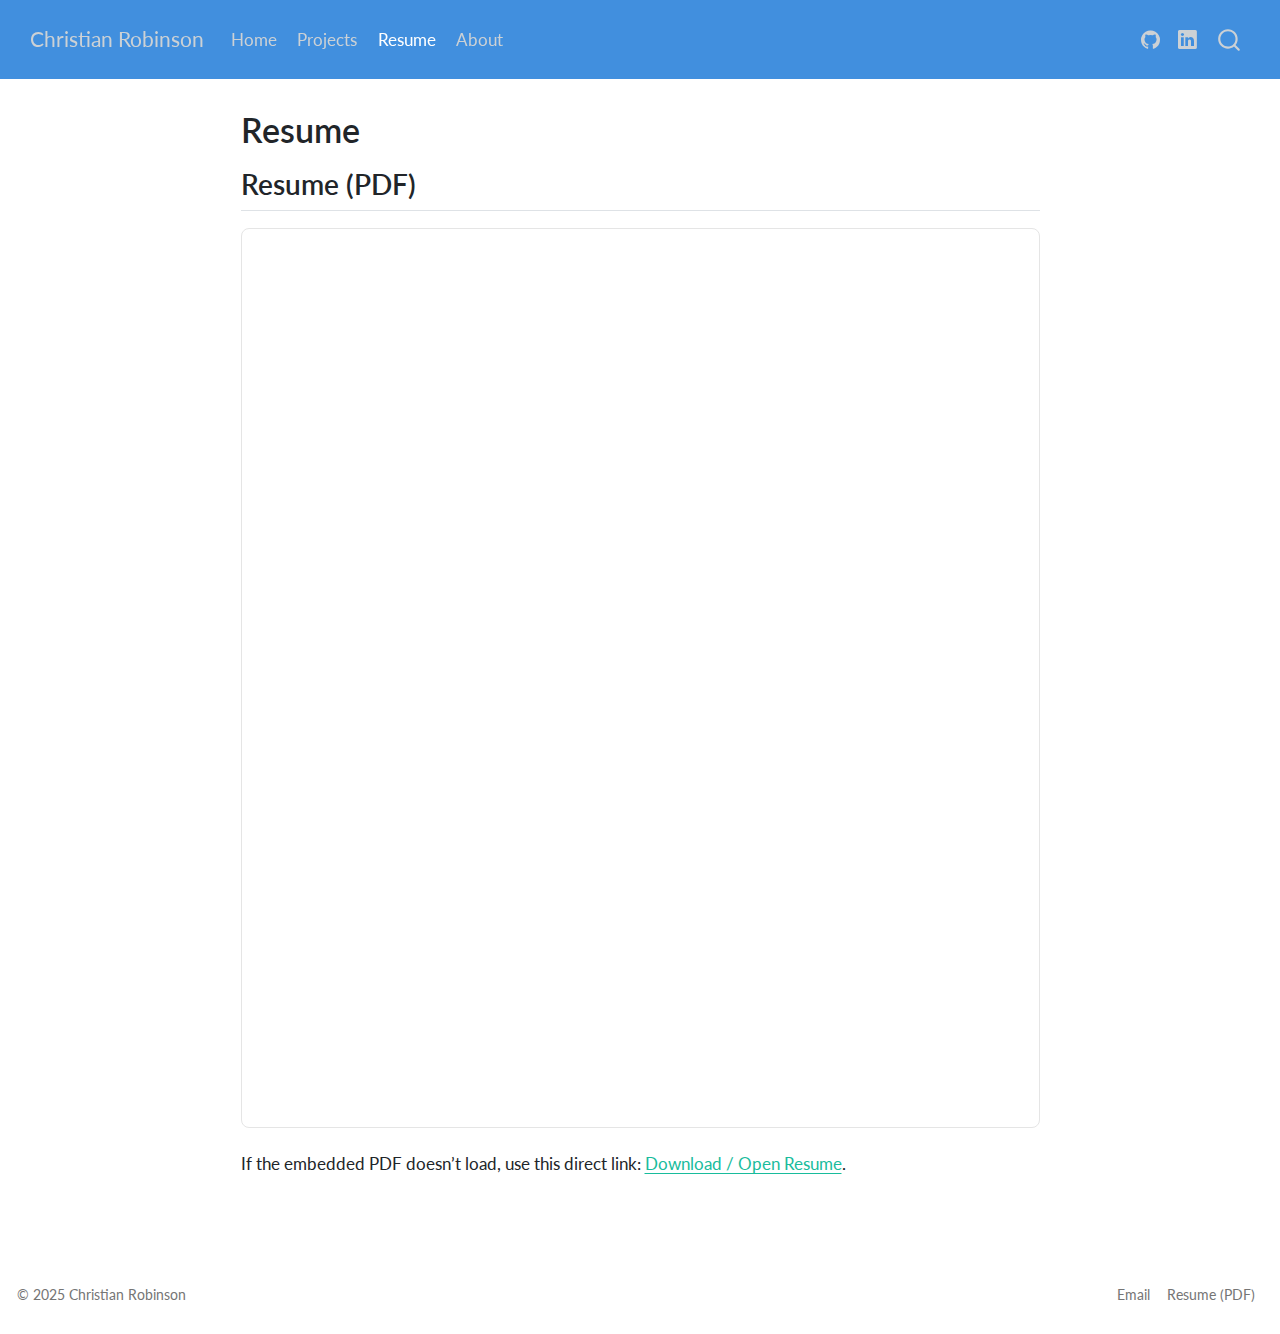
<file: docs/resume.html>
<!DOCTYPE html>
<html xmlns="http://www.w3.org/1999/xhtml" lang="en" xml:lang="en"><head>

<meta charset="utf-8">
<meta name="generator" content="quarto-1.7.33">

<meta name="viewport" content="width=device-width, initial-scale=1.0, user-scalable=yes">


<title>Resume – Christian Robinson</title>
<style>
code{white-space: pre-wrap;}
span.smallcaps{font-variant: small-caps;}
div.columns{display: flex; gap: min(4vw, 1.5em);}
div.column{flex: auto; overflow-x: auto;}
div.hanging-indent{margin-left: 1.5em; text-indent: -1.5em;}
ul.task-list{list-style: none;}
ul.task-list li input[type="checkbox"] {
  width: 0.8em;
  margin: 0 0.8em 0.2em -1em; /* quarto-specific, see https://github.com/quarto-dev/quarto-cli/issues/4556 */ 
  vertical-align: middle;
}
</style>


<script src="site_libs/quarto-nav/quarto-nav.js"></script>
<script src="site_libs/quarto-nav/headroom.min.js"></script>
<script src="site_libs/clipboard/clipboard.min.js"></script>
<script src="site_libs/quarto-search/autocomplete.umd.js"></script>
<script src="site_libs/quarto-search/fuse.min.js"></script>
<script src="site_libs/quarto-search/quarto-search.js"></script>
<meta name="quarto:offset" content="./">
<script src="site_libs/quarto-html/quarto.js" type="module"></script>
<script src="site_libs/quarto-html/tabsets/tabsets.js" type="module"></script>
<script src="site_libs/quarto-html/popper.min.js"></script>
<script src="site_libs/quarto-html/tippy.umd.min.js"></script>
<script src="site_libs/quarto-html/anchor.min.js"></script>
<link href="site_libs/quarto-html/tippy.css" rel="stylesheet">
<link href="site_libs/quarto-html/quarto-syntax-highlighting-ea385d0e468b0dd5ea5bf0780b1290d9.css" rel="stylesheet" id="quarto-text-highlighting-styles">
<script src="site_libs/bootstrap/bootstrap.min.js"></script>
<link href="site_libs/bootstrap/bootstrap-icons.css" rel="stylesheet">
<link href="site_libs/bootstrap/bootstrap-cc63fce9873912f1bbbccf05079cc9ea.min.css" rel="stylesheet" append-hash="true" id="quarto-bootstrap" data-mode="light">
<script id="quarto-search-options" type="application/json">{
  "location": "navbar",
  "copy-button": false,
  "collapse-after": 3,
  "panel-placement": "end",
  "type": "overlay",
  "limit": 50,
  "keyboard-shortcut": [
    "f",
    "/",
    "s"
  ],
  "show-item-context": false,
  "language": {
    "search-no-results-text": "No results",
    "search-matching-documents-text": "matching documents",
    "search-copy-link-title": "Copy link to search",
    "search-hide-matches-text": "Hide additional matches",
    "search-more-match-text": "more match in this document",
    "search-more-matches-text": "more matches in this document",
    "search-clear-button-title": "Clear",
    "search-text-placeholder": "",
    "search-detached-cancel-button-title": "Cancel",
    "search-submit-button-title": "Submit",
    "search-label": "Search"
  }
}</script>
<style>html{ scroll-behavior: smooth; }</style>


<link rel="stylesheet" href="styles.css">
</head>

<body class="nav-fixed fullcontent quarto-light">

<div id="quarto-search-results"></div>
  <header id="quarto-header" class="headroom fixed-top">
    <nav class="navbar navbar-expand-lg " data-bs-theme="dark">
      <div class="navbar-container container-fluid">
      <div class="navbar-brand-container mx-auto">
    <a class="navbar-brand" href="./index.html">
    <span class="navbar-title">Christian Robinson</span>
    </a>
  </div>
            <div id="quarto-search" class="" title="Search"></div>
          <button class="navbar-toggler" type="button" data-bs-toggle="collapse" data-bs-target="#navbarCollapse" aria-controls="navbarCollapse" role="menu" aria-expanded="false" aria-label="Toggle navigation" onclick="if (window.quartoToggleHeadroom) { window.quartoToggleHeadroom(); }">
  <span class="navbar-toggler-icon"></span>
</button>
          <div class="collapse navbar-collapse" id="navbarCollapse">
            <ul class="navbar-nav navbar-nav-scroll me-auto">
  <li class="nav-item">
    <a class="nav-link" href="./index.html"> 
<span class="menu-text">Home</span></a>
  </li>  
  <li class="nav-item">
    <a class="nav-link" href="./projects.html"> 
<span class="menu-text">Projects</span></a>
  </li>  
  <li class="nav-item">
    <a class="nav-link active" href="./resume.html" aria-current="page"> 
<span class="menu-text">Resume</span></a>
  </li>  
  <li class="nav-item">
    <a class="nav-link" href="./about.html"> 
<span class="menu-text">About</span></a>
  </li>  
</ul>
            <ul class="navbar-nav navbar-nav-scroll ms-auto">
  <li class="nav-item compact">
    <a class="nav-link" href="https://github.com/cmrobinson1992"> <i class="bi bi-github" role="img" aria-label="GitHub">
</i> 
<span class="menu-text"></span></a>
  </li>  
  <li class="nav-item compact">
    <a class="nav-link" href="https://www.linkedin.com/in/christian-robinson-4457949a/"> <i class="bi bi-linkedin" role="img" aria-label="LinkedIn">
</i> 
<span class="menu-text"></span></a>
  </li>  
</ul>
          </div> <!-- /navcollapse -->
            <div class="quarto-navbar-tools">
</div>
      </div> <!-- /container-fluid -->
    </nav>
</header>
<!-- content -->
<div id="quarto-content" class="quarto-container page-columns page-rows-contents page-layout-article page-navbar">
<!-- sidebar -->
<!-- margin-sidebar -->
    
<!-- main -->
<main class="content" id="quarto-document-content">

<header id="title-block-header" class="quarto-title-block default">
<div class="quarto-title">
<h1 class="title">Resume</h1>
</div>



<div class="quarto-title-meta">

    
  
    
  </div>
  


</header>


<section id="resume-pdf" class="level2">
<h2 class="anchored" data-anchor-id="resume-pdf">Resume (PDF)</h2>
<iframe src="resume.pdf" width="100%" height="900px" style="border:1px solid #e5e5e5; border-radius: 8px;">
</iframe>
<p>If the embedded PDF doesn’t load, use this direct link: <strong><a href="resume.pdf">Download / Open Resume</a></strong>.</p>


</section>

</main> <!-- /main -->
<script id="quarto-html-after-body" type="application/javascript">
  window.document.addEventListener("DOMContentLoaded", function (event) {
    const icon = "";
    const anchorJS = new window.AnchorJS();
    anchorJS.options = {
      placement: 'right',
      icon: icon
    };
    anchorJS.add('.anchored');
    const isCodeAnnotation = (el) => {
      for (const clz of el.classList) {
        if (clz.startsWith('code-annotation-')) {                     
          return true;
        }
      }
      return false;
    }
    const onCopySuccess = function(e) {
      // button target
      const button = e.trigger;
      // don't keep focus
      button.blur();
      // flash "checked"
      button.classList.add('code-copy-button-checked');
      var currentTitle = button.getAttribute("title");
      button.setAttribute("title", "Copied!");
      let tooltip;
      if (window.bootstrap) {
        button.setAttribute("data-bs-toggle", "tooltip");
        button.setAttribute("data-bs-placement", "left");
        button.setAttribute("data-bs-title", "Copied!");
        tooltip = new bootstrap.Tooltip(button, 
          { trigger: "manual", 
            customClass: "code-copy-button-tooltip",
            offset: [0, -8]});
        tooltip.show();    
      }
      setTimeout(function() {
        if (tooltip) {
          tooltip.hide();
          button.removeAttribute("data-bs-title");
          button.removeAttribute("data-bs-toggle");
          button.removeAttribute("data-bs-placement");
        }
        button.setAttribute("title", currentTitle);
        button.classList.remove('code-copy-button-checked');
      }, 1000);
      // clear code selection
      e.clearSelection();
    }
    const getTextToCopy = function(trigger) {
        const codeEl = trigger.previousElementSibling.cloneNode(true);
        for (const childEl of codeEl.children) {
          if (isCodeAnnotation(childEl)) {
            childEl.remove();
          }
        }
        return codeEl.innerText;
    }
    const clipboard = new window.ClipboardJS('.code-copy-button:not([data-in-quarto-modal])', {
      text: getTextToCopy
    });
    clipboard.on('success', onCopySuccess);
    if (window.document.getElementById('quarto-embedded-source-code-modal')) {
      const clipboardModal = new window.ClipboardJS('.code-copy-button[data-in-quarto-modal]', {
        text: getTextToCopy,
        container: window.document.getElementById('quarto-embedded-source-code-modal')
      });
      clipboardModal.on('success', onCopySuccess);
    }
      var localhostRegex = new RegExp(/^(?:http|https):\/\/localhost\:?[0-9]*\//);
      var mailtoRegex = new RegExp(/^mailto:/);
        var filterRegex = new RegExp('/' + window.location.host + '/');
      var isInternal = (href) => {
          return filterRegex.test(href) || localhostRegex.test(href) || mailtoRegex.test(href);
      }
      // Inspect non-navigation links and adorn them if external
     var links = window.document.querySelectorAll('a[href]:not(.nav-link):not(.navbar-brand):not(.toc-action):not(.sidebar-link):not(.sidebar-item-toggle):not(.pagination-link):not(.no-external):not([aria-hidden]):not(.dropdown-item):not(.quarto-navigation-tool):not(.about-link)');
      for (var i=0; i<links.length; i++) {
        const link = links[i];
        if (!isInternal(link.href)) {
          // undo the damage that might have been done by quarto-nav.js in the case of
          // links that we want to consider external
          if (link.dataset.originalHref !== undefined) {
            link.href = link.dataset.originalHref;
          }
        }
      }
    function tippyHover(el, contentFn, onTriggerFn, onUntriggerFn) {
      const config = {
        allowHTML: true,
        maxWidth: 500,
        delay: 100,
        arrow: false,
        appendTo: function(el) {
            return el.parentElement;
        },
        interactive: true,
        interactiveBorder: 10,
        theme: 'quarto',
        placement: 'bottom-start',
      };
      if (contentFn) {
        config.content = contentFn;
      }
      if (onTriggerFn) {
        config.onTrigger = onTriggerFn;
      }
      if (onUntriggerFn) {
        config.onUntrigger = onUntriggerFn;
      }
      window.tippy(el, config); 
    }
    const noterefs = window.document.querySelectorAll('a[role="doc-noteref"]');
    for (var i=0; i<noterefs.length; i++) {
      const ref = noterefs[i];
      tippyHover(ref, function() {
        // use id or data attribute instead here
        let href = ref.getAttribute('data-footnote-href') || ref.getAttribute('href');
        try { href = new URL(href).hash; } catch {}
        const id = href.replace(/^#\/?/, "");
        const note = window.document.getElementById(id);
        if (note) {
          return note.innerHTML;
        } else {
          return "";
        }
      });
    }
    const xrefs = window.document.querySelectorAll('a.quarto-xref');
    const processXRef = (id, note) => {
      // Strip column container classes
      const stripColumnClz = (el) => {
        el.classList.remove("page-full", "page-columns");
        if (el.children) {
          for (const child of el.children) {
            stripColumnClz(child);
          }
        }
      }
      stripColumnClz(note)
      if (id === null || id.startsWith('sec-')) {
        // Special case sections, only their first couple elements
        const container = document.createElement("div");
        if (note.children && note.children.length > 2) {
          container.appendChild(note.children[0].cloneNode(true));
          for (let i = 1; i < note.children.length; i++) {
            const child = note.children[i];
            if (child.tagName === "P" && child.innerText === "") {
              continue;
            } else {
              container.appendChild(child.cloneNode(true));
              break;
            }
          }
          if (window.Quarto?.typesetMath) {
            window.Quarto.typesetMath(container);
          }
          return container.innerHTML
        } else {
          if (window.Quarto?.typesetMath) {
            window.Quarto.typesetMath(note);
          }
          return note.innerHTML;
        }
      } else {
        // Remove any anchor links if they are present
        const anchorLink = note.querySelector('a.anchorjs-link');
        if (anchorLink) {
          anchorLink.remove();
        }
        if (window.Quarto?.typesetMath) {
          window.Quarto.typesetMath(note);
        }
        if (note.classList.contains("callout")) {
          return note.outerHTML;
        } else {
          return note.innerHTML;
        }
      }
    }
    for (var i=0; i<xrefs.length; i++) {
      const xref = xrefs[i];
      tippyHover(xref, undefined, function(instance) {
        instance.disable();
        let url = xref.getAttribute('href');
        let hash = undefined; 
        if (url.startsWith('#')) {
          hash = url;
        } else {
          try { hash = new URL(url).hash; } catch {}
        }
        if (hash) {
          const id = hash.replace(/^#\/?/, "");
          const note = window.document.getElementById(id);
          if (note !== null) {
            try {
              const html = processXRef(id, note.cloneNode(true));
              instance.setContent(html);
            } finally {
              instance.enable();
              instance.show();
            }
          } else {
            // See if we can fetch this
            fetch(url.split('#')[0])
            .then(res => res.text())
            .then(html => {
              const parser = new DOMParser();
              const htmlDoc = parser.parseFromString(html, "text/html");
              const note = htmlDoc.getElementById(id);
              if (note !== null) {
                const html = processXRef(id, note);
                instance.setContent(html);
              } 
            }).finally(() => {
              instance.enable();
              instance.show();
            });
          }
        } else {
          // See if we can fetch a full url (with no hash to target)
          // This is a special case and we should probably do some content thinning / targeting
          fetch(url)
          .then(res => res.text())
          .then(html => {
            const parser = new DOMParser();
            const htmlDoc = parser.parseFromString(html, "text/html");
            const note = htmlDoc.querySelector('main.content');
            if (note !== null) {
              // This should only happen for chapter cross references
              // (since there is no id in the URL)
              // remove the first header
              if (note.children.length > 0 && note.children[0].tagName === "HEADER") {
                note.children[0].remove();
              }
              const html = processXRef(null, note);
              instance.setContent(html);
            } 
          }).finally(() => {
            instance.enable();
            instance.show();
          });
        }
      }, function(instance) {
      });
    }
        let selectedAnnoteEl;
        const selectorForAnnotation = ( cell, annotation) => {
          let cellAttr = 'data-code-cell="' + cell + '"';
          let lineAttr = 'data-code-annotation="' +  annotation + '"';
          const selector = 'span[' + cellAttr + '][' + lineAttr + ']';
          return selector;
        }
        const selectCodeLines = (annoteEl) => {
          const doc = window.document;
          const targetCell = annoteEl.getAttribute("data-target-cell");
          const targetAnnotation = annoteEl.getAttribute("data-target-annotation");
          const annoteSpan = window.document.querySelector(selectorForAnnotation(targetCell, targetAnnotation));
          const lines = annoteSpan.getAttribute("data-code-lines").split(",");
          const lineIds = lines.map((line) => {
            return targetCell + "-" + line;
          })
          let top = null;
          let height = null;
          let parent = null;
          if (lineIds.length > 0) {
              //compute the position of the single el (top and bottom and make a div)
              const el = window.document.getElementById(lineIds[0]);
              top = el.offsetTop;
              height = el.offsetHeight;
              parent = el.parentElement.parentElement;
            if (lineIds.length > 1) {
              const lastEl = window.document.getElementById(lineIds[lineIds.length - 1]);
              const bottom = lastEl.offsetTop + lastEl.offsetHeight;
              height = bottom - top;
            }
            if (top !== null && height !== null && parent !== null) {
              // cook up a div (if necessary) and position it 
              let div = window.document.getElementById("code-annotation-line-highlight");
              if (div === null) {
                div = window.document.createElement("div");
                div.setAttribute("id", "code-annotation-line-highlight");
                div.style.position = 'absolute';
                parent.appendChild(div);
              }
              div.style.top = top - 2 + "px";
              div.style.height = height + 4 + "px";
              div.style.left = 0;
              let gutterDiv = window.document.getElementById("code-annotation-line-highlight-gutter");
              if (gutterDiv === null) {
                gutterDiv = window.document.createElement("div");
                gutterDiv.setAttribute("id", "code-annotation-line-highlight-gutter");
                gutterDiv.style.position = 'absolute';
                const codeCell = window.document.getElementById(targetCell);
                const gutter = codeCell.querySelector('.code-annotation-gutter');
                gutter.appendChild(gutterDiv);
              }
              gutterDiv.style.top = top - 2 + "px";
              gutterDiv.style.height = height + 4 + "px";
            }
            selectedAnnoteEl = annoteEl;
          }
        };
        const unselectCodeLines = () => {
          const elementsIds = ["code-annotation-line-highlight", "code-annotation-line-highlight-gutter"];
          elementsIds.forEach((elId) => {
            const div = window.document.getElementById(elId);
            if (div) {
              div.remove();
            }
          });
          selectedAnnoteEl = undefined;
        };
          // Handle positioning of the toggle
      window.addEventListener(
        "resize",
        throttle(() => {
          elRect = undefined;
          if (selectedAnnoteEl) {
            selectCodeLines(selectedAnnoteEl);
          }
        }, 10)
      );
      function throttle(fn, ms) {
      let throttle = false;
      let timer;
        return (...args) => {
          if(!throttle) { // first call gets through
              fn.apply(this, args);
              throttle = true;
          } else { // all the others get throttled
              if(timer) clearTimeout(timer); // cancel #2
              timer = setTimeout(() => {
                fn.apply(this, args);
                timer = throttle = false;
              }, ms);
          }
        };
      }
        // Attach click handler to the DT
        const annoteDls = window.document.querySelectorAll('dt[data-target-cell]');
        for (const annoteDlNode of annoteDls) {
          annoteDlNode.addEventListener('click', (event) => {
            const clickedEl = event.target;
            if (clickedEl !== selectedAnnoteEl) {
              unselectCodeLines();
              const activeEl = window.document.querySelector('dt[data-target-cell].code-annotation-active');
              if (activeEl) {
                activeEl.classList.remove('code-annotation-active');
              }
              selectCodeLines(clickedEl);
              clickedEl.classList.add('code-annotation-active');
            } else {
              // Unselect the line
              unselectCodeLines();
              clickedEl.classList.remove('code-annotation-active');
            }
          });
        }
    const findCites = (el) => {
      const parentEl = el.parentElement;
      if (parentEl) {
        const cites = parentEl.dataset.cites;
        if (cites) {
          return {
            el,
            cites: cites.split(' ')
          };
        } else {
          return findCites(el.parentElement)
        }
      } else {
        return undefined;
      }
    };
    var bibliorefs = window.document.querySelectorAll('a[role="doc-biblioref"]');
    for (var i=0; i<bibliorefs.length; i++) {
      const ref = bibliorefs[i];
      const citeInfo = findCites(ref);
      if (citeInfo) {
        tippyHover(citeInfo.el, function() {
          var popup = window.document.createElement('div');
          citeInfo.cites.forEach(function(cite) {
            var citeDiv = window.document.createElement('div');
            citeDiv.classList.add('hanging-indent');
            citeDiv.classList.add('csl-entry');
            var biblioDiv = window.document.getElementById('ref-' + cite);
            if (biblioDiv) {
              citeDiv.innerHTML = biblioDiv.innerHTML;
            }
            popup.appendChild(citeDiv);
          });
          return popup.innerHTML;
        });
      }
    }
  });
  </script>
</div> <!-- /content -->
<footer class="footer">
  <div class="nav-footer">
    <div class="nav-footer-left">
<p>© 2025 Christian Robinson</p>
</div>   
    <div class="nav-footer-center">
      &nbsp;
    </div>
    <div class="nav-footer-right">
      <ul class="footer-items list-unstyled">
    <li class="nav-item">
    <a class="nav-link" href="mailto:christian.m.robinson@gmail.com">
<p>Email</p>
</a>
  </li>  
    <li class="nav-item">
    <a class="nav-link" href="./resume.pdf">
<p>Resume (PDF)</p>
</a>
  </li>  
</ul>
    </div>
  </div>
</footer>




<script src="site_libs/quarto-html/zenscroll-min.js"></script>
</body></html>
</file>
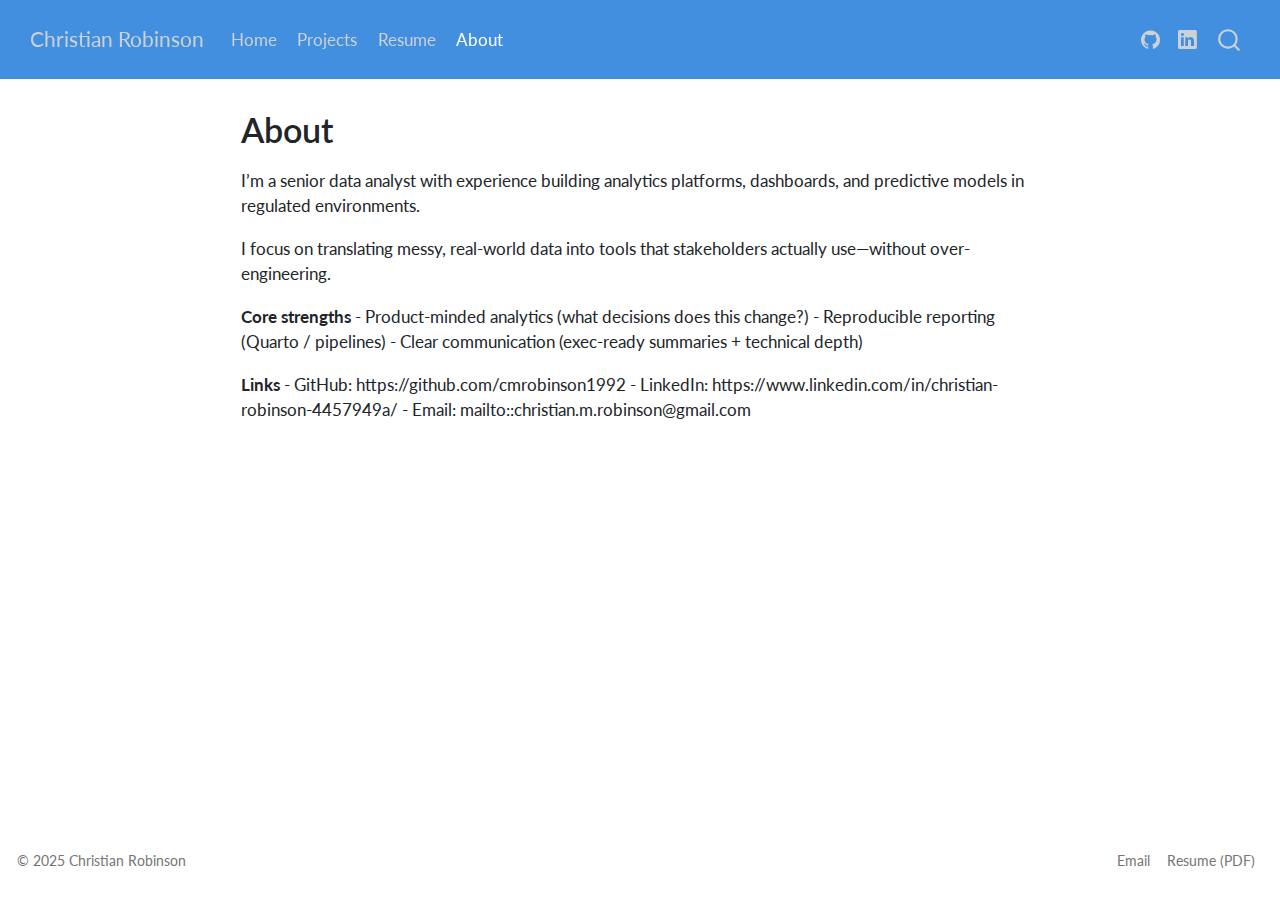
<file: portfolio/docs/about.html>
<!DOCTYPE html>
<html xmlns="http://www.w3.org/1999/xhtml" lang="en" xml:lang="en"><head>

<meta charset="utf-8">
<meta name="generator" content="quarto-1.7.33">

<meta name="viewport" content="width=device-width, initial-scale=1.0, user-scalable=yes">


<title>About – Christian Robinson</title>
<style>
code{white-space: pre-wrap;}
span.smallcaps{font-variant: small-caps;}
div.columns{display: flex; gap: min(4vw, 1.5em);}
div.column{flex: auto; overflow-x: auto;}
div.hanging-indent{margin-left: 1.5em; text-indent: -1.5em;}
ul.task-list{list-style: none;}
ul.task-list li input[type="checkbox"] {
  width: 0.8em;
  margin: 0 0.8em 0.2em -1em; /* quarto-specific, see https://github.com/quarto-dev/quarto-cli/issues/4556 */ 
  vertical-align: middle;
}
</style>


<script src="site_libs/quarto-nav/quarto-nav.js"></script>
<script src="site_libs/quarto-nav/headroom.min.js"></script>
<script src="site_libs/clipboard/clipboard.min.js"></script>
<script src="site_libs/quarto-search/autocomplete.umd.js"></script>
<script src="site_libs/quarto-search/fuse.min.js"></script>
<script src="site_libs/quarto-search/quarto-search.js"></script>
<meta name="quarto:offset" content="./">
<script src="site_libs/quarto-html/quarto.js" type="module"></script>
<script src="site_libs/quarto-html/tabsets/tabsets.js" type="module"></script>
<script src="site_libs/quarto-html/popper.min.js"></script>
<script src="site_libs/quarto-html/tippy.umd.min.js"></script>
<script src="site_libs/quarto-html/anchor.min.js"></script>
<link href="site_libs/quarto-html/tippy.css" rel="stylesheet">
<link href="site_libs/quarto-html/quarto-syntax-highlighting-ea385d0e468b0dd5ea5bf0780b1290d9.css" rel="stylesheet" id="quarto-text-highlighting-styles">
<script src="site_libs/bootstrap/bootstrap.min.js"></script>
<link href="site_libs/bootstrap/bootstrap-icons.css" rel="stylesheet">
<link href="site_libs/bootstrap/bootstrap-cc63fce9873912f1bbbccf05079cc9ea.min.css" rel="stylesheet" append-hash="true" id="quarto-bootstrap" data-mode="light">
<script id="quarto-search-options" type="application/json">{
  "location": "navbar",
  "copy-button": false,
  "collapse-after": 3,
  "panel-placement": "end",
  "type": "overlay",
  "limit": 50,
  "keyboard-shortcut": [
    "f",
    "/",
    "s"
  ],
  "show-item-context": false,
  "language": {
    "search-no-results-text": "No results",
    "search-matching-documents-text": "matching documents",
    "search-copy-link-title": "Copy link to search",
    "search-hide-matches-text": "Hide additional matches",
    "search-more-match-text": "more match in this document",
    "search-more-matches-text": "more matches in this document",
    "search-clear-button-title": "Clear",
    "search-text-placeholder": "",
    "search-detached-cancel-button-title": "Cancel",
    "search-submit-button-title": "Submit",
    "search-label": "Search"
  }
}</script>
<style>html{ scroll-behavior: smooth; }</style>


<link rel="stylesheet" href="styles.css">
</head>

<body class="nav-fixed fullcontent quarto-light">

<div id="quarto-search-results"></div>
  <header id="quarto-header" class="headroom fixed-top">
    <nav class="navbar navbar-expand-lg " data-bs-theme="dark">
      <div class="navbar-container container-fluid">
      <div class="navbar-brand-container mx-auto">
    <a class="navbar-brand" href="./index.html">
    <span class="navbar-title">Christian Robinson</span>
    </a>
  </div>
            <div id="quarto-search" class="" title="Search"></div>
          <button class="navbar-toggler" type="button" data-bs-toggle="collapse" data-bs-target="#navbarCollapse" aria-controls="navbarCollapse" role="menu" aria-expanded="false" aria-label="Toggle navigation" onclick="if (window.quartoToggleHeadroom) { window.quartoToggleHeadroom(); }">
  <span class="navbar-toggler-icon"></span>
</button>
          <div class="collapse navbar-collapse" id="navbarCollapse">
            <ul class="navbar-nav navbar-nav-scroll me-auto">
  <li class="nav-item">
    <a class="nav-link" href="./index.html"> 
<span class="menu-text">Home</span></a>
  </li>  
  <li class="nav-item">
    <a class="nav-link" href="./projects.html"> 
<span class="menu-text">Projects</span></a>
  </li>  
  <li class="nav-item">
    <a class="nav-link" href="./resume.html"> 
<span class="menu-text">Resume</span></a>
  </li>  
  <li class="nav-item">
    <a class="nav-link active" href="./about.html" aria-current="page"> 
<span class="menu-text">About</span></a>
  </li>  
</ul>
            <ul class="navbar-nav navbar-nav-scroll ms-auto">
  <li class="nav-item compact">
    <a class="nav-link" href="https://github.com/cmrobinson1992"> <i class="bi bi-github" role="img" aria-label="GitHub">
</i> 
<span class="menu-text"></span></a>
  </li>  
  <li class="nav-item compact">
    <a class="nav-link" href="https://www.linkedin.com/in/christian-robinson-4457949a/"> <i class="bi bi-linkedin" role="img" aria-label="LinkedIn">
</i> 
<span class="menu-text"></span></a>
  </li>  
</ul>
          </div> <!-- /navcollapse -->
            <div class="quarto-navbar-tools">
</div>
      </div> <!-- /container-fluid -->
    </nav>
</header>
<!-- content -->
<div id="quarto-content" class="quarto-container page-columns page-rows-contents page-layout-article page-navbar">
<!-- sidebar -->
<!-- margin-sidebar -->
    
<!-- main -->
<main class="content" id="quarto-document-content">

<header id="title-block-header" class="quarto-title-block default">
<div class="quarto-title">
<h1 class="title">About</h1>
</div>



<div class="quarto-title-meta">

    
  
    
  </div>
  


</header>


<p>I’m a senior data analyst with experience building analytics platforms, dashboards, and predictive models in regulated environments.</p>
<p>I focus on translating messy, real-world data into tools that stakeholders actually use—without over-engineering.</p>
<p><strong>Core strengths</strong> - Product-minded analytics (what decisions does this change?) - Reproducible reporting (Quarto / pipelines) - Clear communication (exec-ready summaries + technical depth)</p>
<p><strong>Links</strong> - GitHub: https://github.com/cmrobinson1992 - LinkedIn: https://www.linkedin.com/in/christian-robinson-4457949a/ - Email: mailto::christian.m.robinson@gmail.com</p>



</main> <!-- /main -->
<script id="quarto-html-after-body" type="application/javascript">
  window.document.addEventListener("DOMContentLoaded", function (event) {
    const icon = "";
    const anchorJS = new window.AnchorJS();
    anchorJS.options = {
      placement: 'right',
      icon: icon
    };
    anchorJS.add('.anchored');
    const isCodeAnnotation = (el) => {
      for (const clz of el.classList) {
        if (clz.startsWith('code-annotation-')) {                     
          return true;
        }
      }
      return false;
    }
    const onCopySuccess = function(e) {
      // button target
      const button = e.trigger;
      // don't keep focus
      button.blur();
      // flash "checked"
      button.classList.add('code-copy-button-checked');
      var currentTitle = button.getAttribute("title");
      button.setAttribute("title", "Copied!");
      let tooltip;
      if (window.bootstrap) {
        button.setAttribute("data-bs-toggle", "tooltip");
        button.setAttribute("data-bs-placement", "left");
        button.setAttribute("data-bs-title", "Copied!");
        tooltip = new bootstrap.Tooltip(button, 
          { trigger: "manual", 
            customClass: "code-copy-button-tooltip",
            offset: [0, -8]});
        tooltip.show();    
      }
      setTimeout(function() {
        if (tooltip) {
          tooltip.hide();
          button.removeAttribute("data-bs-title");
          button.removeAttribute("data-bs-toggle");
          button.removeAttribute("data-bs-placement");
        }
        button.setAttribute("title", currentTitle);
        button.classList.remove('code-copy-button-checked');
      }, 1000);
      // clear code selection
      e.clearSelection();
    }
    const getTextToCopy = function(trigger) {
        const codeEl = trigger.previousElementSibling.cloneNode(true);
        for (const childEl of codeEl.children) {
          if (isCodeAnnotation(childEl)) {
            childEl.remove();
          }
        }
        return codeEl.innerText;
    }
    const clipboard = new window.ClipboardJS('.code-copy-button:not([data-in-quarto-modal])', {
      text: getTextToCopy
    });
    clipboard.on('success', onCopySuccess);
    if (window.document.getElementById('quarto-embedded-source-code-modal')) {
      const clipboardModal = new window.ClipboardJS('.code-copy-button[data-in-quarto-modal]', {
        text: getTextToCopy,
        container: window.document.getElementById('quarto-embedded-source-code-modal')
      });
      clipboardModal.on('success', onCopySuccess);
    }
      var localhostRegex = new RegExp(/^(?:http|https):\/\/localhost\:?[0-9]*\//);
      var mailtoRegex = new RegExp(/^mailto:/);
        var filterRegex = new RegExp('/' + window.location.host + '/');
      var isInternal = (href) => {
          return filterRegex.test(href) || localhostRegex.test(href) || mailtoRegex.test(href);
      }
      // Inspect non-navigation links and adorn them if external
     var links = window.document.querySelectorAll('a[href]:not(.nav-link):not(.navbar-brand):not(.toc-action):not(.sidebar-link):not(.sidebar-item-toggle):not(.pagination-link):not(.no-external):not([aria-hidden]):not(.dropdown-item):not(.quarto-navigation-tool):not(.about-link)');
      for (var i=0; i<links.length; i++) {
        const link = links[i];
        if (!isInternal(link.href)) {
          // undo the damage that might have been done by quarto-nav.js in the case of
          // links that we want to consider external
          if (link.dataset.originalHref !== undefined) {
            link.href = link.dataset.originalHref;
          }
        }
      }
    function tippyHover(el, contentFn, onTriggerFn, onUntriggerFn) {
      const config = {
        allowHTML: true,
        maxWidth: 500,
        delay: 100,
        arrow: false,
        appendTo: function(el) {
            return el.parentElement;
        },
        interactive: true,
        interactiveBorder: 10,
        theme: 'quarto',
        placement: 'bottom-start',
      };
      if (contentFn) {
        config.content = contentFn;
      }
      if (onTriggerFn) {
        config.onTrigger = onTriggerFn;
      }
      if (onUntriggerFn) {
        config.onUntrigger = onUntriggerFn;
      }
      window.tippy(el, config); 
    }
    const noterefs = window.document.querySelectorAll('a[role="doc-noteref"]');
    for (var i=0; i<noterefs.length; i++) {
      const ref = noterefs[i];
      tippyHover(ref, function() {
        // use id or data attribute instead here
        let href = ref.getAttribute('data-footnote-href') || ref.getAttribute('href');
        try { href = new URL(href).hash; } catch {}
        const id = href.replace(/^#\/?/, "");
        const note = window.document.getElementById(id);
        if (note) {
          return note.innerHTML;
        } else {
          return "";
        }
      });
    }
    const xrefs = window.document.querySelectorAll('a.quarto-xref');
    const processXRef = (id, note) => {
      // Strip column container classes
      const stripColumnClz = (el) => {
        el.classList.remove("page-full", "page-columns");
        if (el.children) {
          for (const child of el.children) {
            stripColumnClz(child);
          }
        }
      }
      stripColumnClz(note)
      if (id === null || id.startsWith('sec-')) {
        // Special case sections, only their first couple elements
        const container = document.createElement("div");
        if (note.children && note.children.length > 2) {
          container.appendChild(note.children[0].cloneNode(true));
          for (let i = 1; i < note.children.length; i++) {
            const child = note.children[i];
            if (child.tagName === "P" && child.innerText === "") {
              continue;
            } else {
              container.appendChild(child.cloneNode(true));
              break;
            }
          }
          if (window.Quarto?.typesetMath) {
            window.Quarto.typesetMath(container);
          }
          return container.innerHTML
        } else {
          if (window.Quarto?.typesetMath) {
            window.Quarto.typesetMath(note);
          }
          return note.innerHTML;
        }
      } else {
        // Remove any anchor links if they are present
        const anchorLink = note.querySelector('a.anchorjs-link');
        if (anchorLink) {
          anchorLink.remove();
        }
        if (window.Quarto?.typesetMath) {
          window.Quarto.typesetMath(note);
        }
        if (note.classList.contains("callout")) {
          return note.outerHTML;
        } else {
          return note.innerHTML;
        }
      }
    }
    for (var i=0; i<xrefs.length; i++) {
      const xref = xrefs[i];
      tippyHover(xref, undefined, function(instance) {
        instance.disable();
        let url = xref.getAttribute('href');
        let hash = undefined; 
        if (url.startsWith('#')) {
          hash = url;
        } else {
          try { hash = new URL(url).hash; } catch {}
        }
        if (hash) {
          const id = hash.replace(/^#\/?/, "");
          const note = window.document.getElementById(id);
          if (note !== null) {
            try {
              const html = processXRef(id, note.cloneNode(true));
              instance.setContent(html);
            } finally {
              instance.enable();
              instance.show();
            }
          } else {
            // See if we can fetch this
            fetch(url.split('#')[0])
            .then(res => res.text())
            .then(html => {
              const parser = new DOMParser();
              const htmlDoc = parser.parseFromString(html, "text/html");
              const note = htmlDoc.getElementById(id);
              if (note !== null) {
                const html = processXRef(id, note);
                instance.setContent(html);
              } 
            }).finally(() => {
              instance.enable();
              instance.show();
            });
          }
        } else {
          // See if we can fetch a full url (with no hash to target)
          // This is a special case and we should probably do some content thinning / targeting
          fetch(url)
          .then(res => res.text())
          .then(html => {
            const parser = new DOMParser();
            const htmlDoc = parser.parseFromString(html, "text/html");
            const note = htmlDoc.querySelector('main.content');
            if (note !== null) {
              // This should only happen for chapter cross references
              // (since there is no id in the URL)
              // remove the first header
              if (note.children.length > 0 && note.children[0].tagName === "HEADER") {
                note.children[0].remove();
              }
              const html = processXRef(null, note);
              instance.setContent(html);
            } 
          }).finally(() => {
            instance.enable();
            instance.show();
          });
        }
      }, function(instance) {
      });
    }
        let selectedAnnoteEl;
        const selectorForAnnotation = ( cell, annotation) => {
          let cellAttr = 'data-code-cell="' + cell + '"';
          let lineAttr = 'data-code-annotation="' +  annotation + '"';
          const selector = 'span[' + cellAttr + '][' + lineAttr + ']';
          return selector;
        }
        const selectCodeLines = (annoteEl) => {
          const doc = window.document;
          const targetCell = annoteEl.getAttribute("data-target-cell");
          const targetAnnotation = annoteEl.getAttribute("data-target-annotation");
          const annoteSpan = window.document.querySelector(selectorForAnnotation(targetCell, targetAnnotation));
          const lines = annoteSpan.getAttribute("data-code-lines").split(",");
          const lineIds = lines.map((line) => {
            return targetCell + "-" + line;
          })
          let top = null;
          let height = null;
          let parent = null;
          if (lineIds.length > 0) {
              //compute the position of the single el (top and bottom and make a div)
              const el = window.document.getElementById(lineIds[0]);
              top = el.offsetTop;
              height = el.offsetHeight;
              parent = el.parentElement.parentElement;
            if (lineIds.length > 1) {
              const lastEl = window.document.getElementById(lineIds[lineIds.length - 1]);
              const bottom = lastEl.offsetTop + lastEl.offsetHeight;
              height = bottom - top;
            }
            if (top !== null && height !== null && parent !== null) {
              // cook up a div (if necessary) and position it 
              let div = window.document.getElementById("code-annotation-line-highlight");
              if (div === null) {
                div = window.document.createElement("div");
                div.setAttribute("id", "code-annotation-line-highlight");
                div.style.position = 'absolute';
                parent.appendChild(div);
              }
              div.style.top = top - 2 + "px";
              div.style.height = height + 4 + "px";
              div.style.left = 0;
              let gutterDiv = window.document.getElementById("code-annotation-line-highlight-gutter");
              if (gutterDiv === null) {
                gutterDiv = window.document.createElement("div");
                gutterDiv.setAttribute("id", "code-annotation-line-highlight-gutter");
                gutterDiv.style.position = 'absolute';
                const codeCell = window.document.getElementById(targetCell);
                const gutter = codeCell.querySelector('.code-annotation-gutter');
                gutter.appendChild(gutterDiv);
              }
              gutterDiv.style.top = top - 2 + "px";
              gutterDiv.style.height = height + 4 + "px";
            }
            selectedAnnoteEl = annoteEl;
          }
        };
        const unselectCodeLines = () => {
          const elementsIds = ["code-annotation-line-highlight", "code-annotation-line-highlight-gutter"];
          elementsIds.forEach((elId) => {
            const div = window.document.getElementById(elId);
            if (div) {
              div.remove();
            }
          });
          selectedAnnoteEl = undefined;
        };
          // Handle positioning of the toggle
      window.addEventListener(
        "resize",
        throttle(() => {
          elRect = undefined;
          if (selectedAnnoteEl) {
            selectCodeLines(selectedAnnoteEl);
          }
        }, 10)
      );
      function throttle(fn, ms) {
      let throttle = false;
      let timer;
        return (...args) => {
          if(!throttle) { // first call gets through
              fn.apply(this, args);
              throttle = true;
          } else { // all the others get throttled
              if(timer) clearTimeout(timer); // cancel #2
              timer = setTimeout(() => {
                fn.apply(this, args);
                timer = throttle = false;
              }, ms);
          }
        };
      }
        // Attach click handler to the DT
        const annoteDls = window.document.querySelectorAll('dt[data-target-cell]');
        for (const annoteDlNode of annoteDls) {
          annoteDlNode.addEventListener('click', (event) => {
            const clickedEl = event.target;
            if (clickedEl !== selectedAnnoteEl) {
              unselectCodeLines();
              const activeEl = window.document.querySelector('dt[data-target-cell].code-annotation-active');
              if (activeEl) {
                activeEl.classList.remove('code-annotation-active');
              }
              selectCodeLines(clickedEl);
              clickedEl.classList.add('code-annotation-active');
            } else {
              // Unselect the line
              unselectCodeLines();
              clickedEl.classList.remove('code-annotation-active');
            }
          });
        }
    const findCites = (el) => {
      const parentEl = el.parentElement;
      if (parentEl) {
        const cites = parentEl.dataset.cites;
        if (cites) {
          return {
            el,
            cites: cites.split(' ')
          };
        } else {
          return findCites(el.parentElement)
        }
      } else {
        return undefined;
      }
    };
    var bibliorefs = window.document.querySelectorAll('a[role="doc-biblioref"]');
    for (var i=0; i<bibliorefs.length; i++) {
      const ref = bibliorefs[i];
      const citeInfo = findCites(ref);
      if (citeInfo) {
        tippyHover(citeInfo.el, function() {
          var popup = window.document.createElement('div');
          citeInfo.cites.forEach(function(cite) {
            var citeDiv = window.document.createElement('div');
            citeDiv.classList.add('hanging-indent');
            citeDiv.classList.add('csl-entry');
            var biblioDiv = window.document.getElementById('ref-' + cite);
            if (biblioDiv) {
              citeDiv.innerHTML = biblioDiv.innerHTML;
            }
            popup.appendChild(citeDiv);
          });
          return popup.innerHTML;
        });
      }
    }
  });
  </script>
</div> <!-- /content -->
<footer class="footer">
  <div class="nav-footer">
    <div class="nav-footer-left">
<p>© 2025 Christian Robinson</p>
</div>   
    <div class="nav-footer-center">
      &nbsp;
    </div>
    <div class="nav-footer-right">
      <ul class="footer-items list-unstyled">
    <li class="nav-item">
    <a class="nav-link" href="mailto:christian.m.robinson@gmail.com">
<p>Email</p>
</a>
  </li>  
    <li class="nav-item">
    <a class="nav-link" href="./resume.pdf">
<p>Resume (PDF)</p>
</a>
  </li>  
</ul>
    </div>
  </div>
</footer>




<script src="site_libs/quarto-html/zenscroll-min.js"></script>
</body></html>
</file>
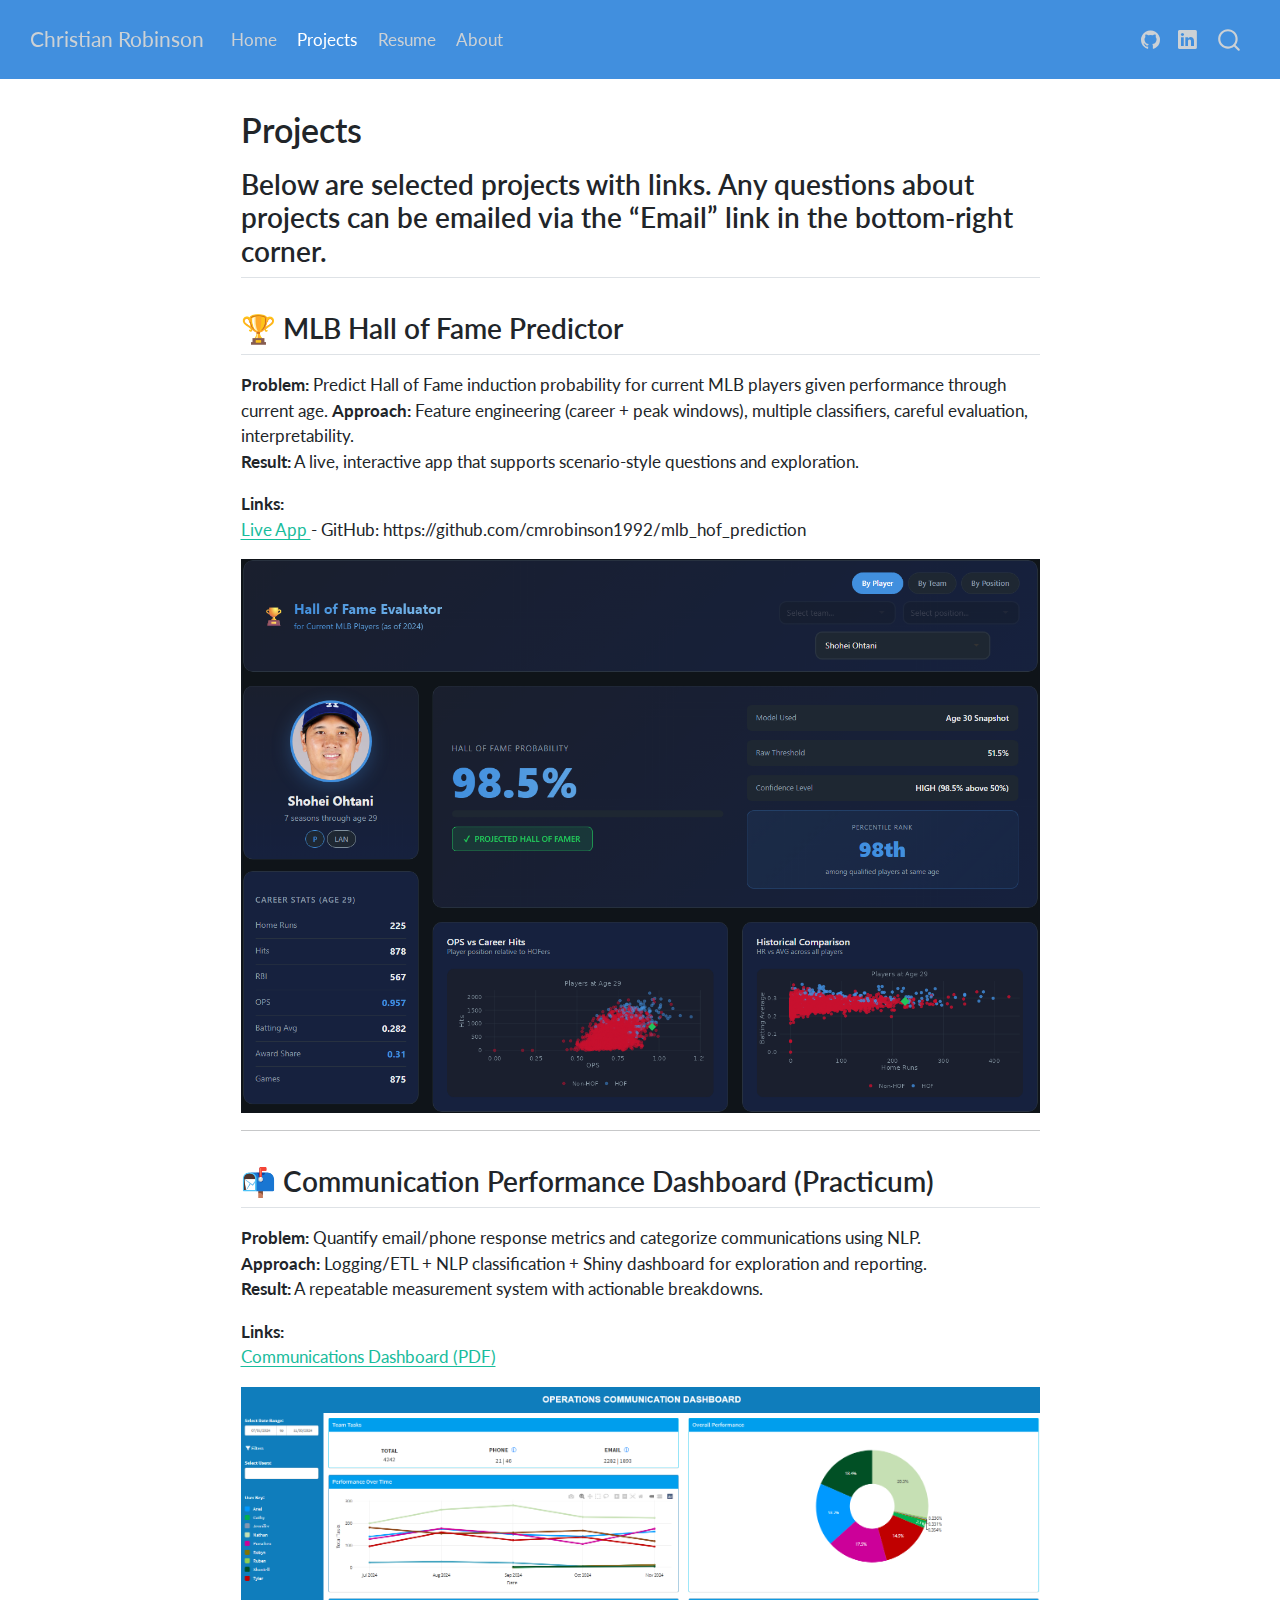
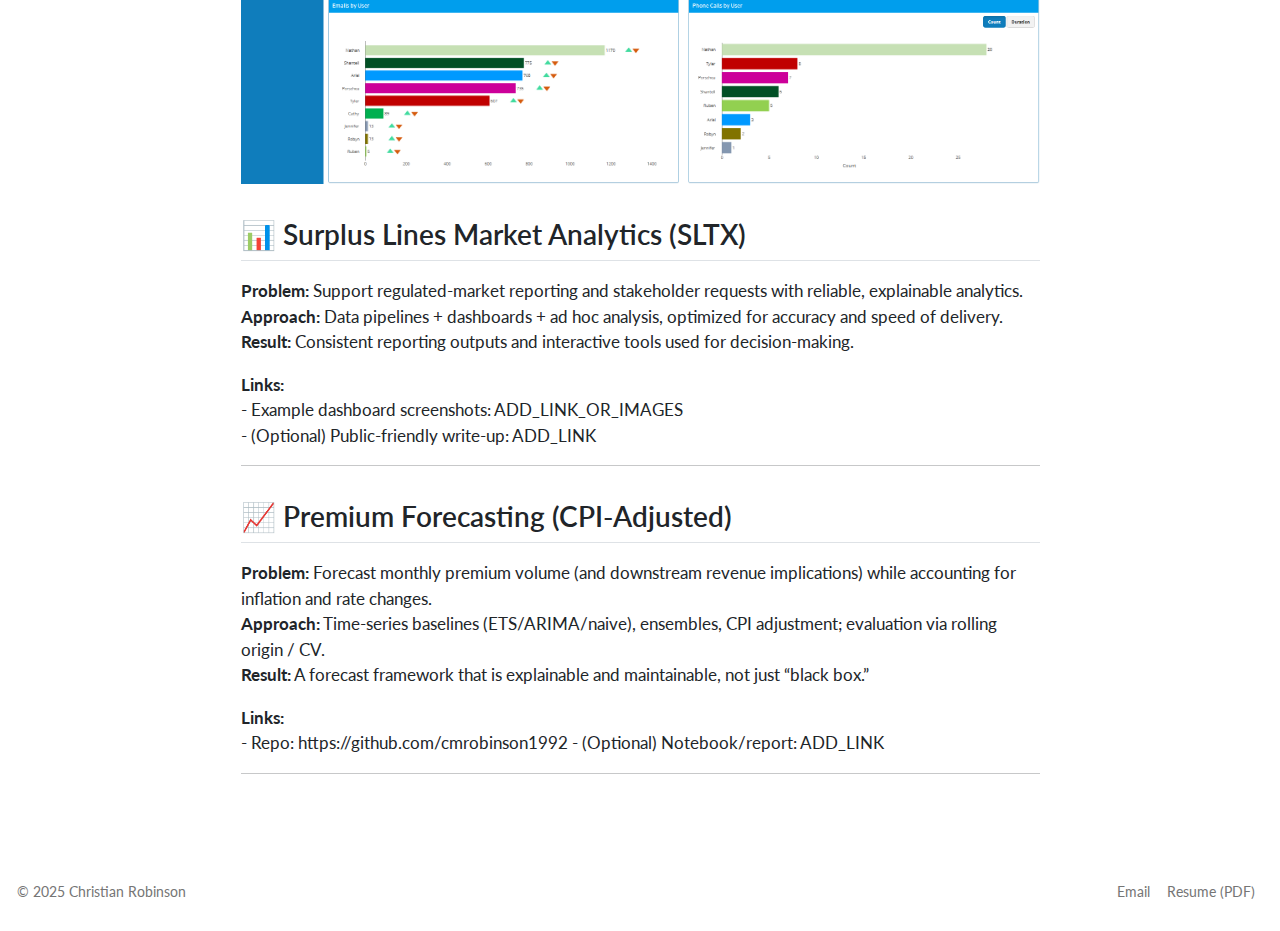
<file: portfolio/docs/projects.html>
<!DOCTYPE html>
<html xmlns="http://www.w3.org/1999/xhtml" lang="en" xml:lang="en"><head>

<meta charset="utf-8">
<meta name="generator" content="quarto-1.7.33">

<meta name="viewport" content="width=device-width, initial-scale=1.0, user-scalable=yes">


<title>Projects – Christian Robinson</title>
<style>
code{white-space: pre-wrap;}
span.smallcaps{font-variant: small-caps;}
div.columns{display: flex; gap: min(4vw, 1.5em);}
div.column{flex: auto; overflow-x: auto;}
div.hanging-indent{margin-left: 1.5em; text-indent: -1.5em;}
ul.task-list{list-style: none;}
ul.task-list li input[type="checkbox"] {
  width: 0.8em;
  margin: 0 0.8em 0.2em -1em; /* quarto-specific, see https://github.com/quarto-dev/quarto-cli/issues/4556 */ 
  vertical-align: middle;
}
</style>


<script src="site_libs/quarto-nav/quarto-nav.js"></script>
<script src="site_libs/quarto-nav/headroom.min.js"></script>
<script src="site_libs/clipboard/clipboard.min.js"></script>
<script src="site_libs/quarto-search/autocomplete.umd.js"></script>
<script src="site_libs/quarto-search/fuse.min.js"></script>
<script src="site_libs/quarto-search/quarto-search.js"></script>
<meta name="quarto:offset" content="./">
<script src="site_libs/quarto-html/quarto.js" type="module"></script>
<script src="site_libs/quarto-html/tabsets/tabsets.js" type="module"></script>
<script src="site_libs/quarto-html/popper.min.js"></script>
<script src="site_libs/quarto-html/tippy.umd.min.js"></script>
<script src="site_libs/quarto-html/anchor.min.js"></script>
<link href="site_libs/quarto-html/tippy.css" rel="stylesheet">
<link href="site_libs/quarto-html/quarto-syntax-highlighting-ea385d0e468b0dd5ea5bf0780b1290d9.css" rel="stylesheet" id="quarto-text-highlighting-styles">
<script src="site_libs/bootstrap/bootstrap.min.js"></script>
<link href="site_libs/bootstrap/bootstrap-icons.css" rel="stylesheet">
<link href="site_libs/bootstrap/bootstrap-cc63fce9873912f1bbbccf05079cc9ea.min.css" rel="stylesheet" append-hash="true" id="quarto-bootstrap" data-mode="light">
<script id="quarto-search-options" type="application/json">{
  "location": "navbar",
  "copy-button": false,
  "collapse-after": 3,
  "panel-placement": "end",
  "type": "overlay",
  "limit": 50,
  "keyboard-shortcut": [
    "f",
    "/",
    "s"
  ],
  "show-item-context": false,
  "language": {
    "search-no-results-text": "No results",
    "search-matching-documents-text": "matching documents",
    "search-copy-link-title": "Copy link to search",
    "search-hide-matches-text": "Hide additional matches",
    "search-more-match-text": "more match in this document",
    "search-more-matches-text": "more matches in this document",
    "search-clear-button-title": "Clear",
    "search-text-placeholder": "",
    "search-detached-cancel-button-title": "Cancel",
    "search-submit-button-title": "Submit",
    "search-label": "Search"
  }
}</script>
<style>html{ scroll-behavior: smooth; }</style>


<link rel="stylesheet" href="styles.css">
</head>

<body class="nav-fixed fullcontent quarto-light">

<div id="quarto-search-results"></div>
  <header id="quarto-header" class="headroom fixed-top">
    <nav class="navbar navbar-expand-lg " data-bs-theme="dark">
      <div class="navbar-container container-fluid">
      <div class="navbar-brand-container mx-auto">
    <a class="navbar-brand" href="./index.html">
    <span class="navbar-title">Christian Robinson</span>
    </a>
  </div>
            <div id="quarto-search" class="" title="Search"></div>
          <button class="navbar-toggler" type="button" data-bs-toggle="collapse" data-bs-target="#navbarCollapse" aria-controls="navbarCollapse" role="menu" aria-expanded="false" aria-label="Toggle navigation" onclick="if (window.quartoToggleHeadroom) { window.quartoToggleHeadroom(); }">
  <span class="navbar-toggler-icon"></span>
</button>
          <div class="collapse navbar-collapse" id="navbarCollapse">
            <ul class="navbar-nav navbar-nav-scroll me-auto">
  <li class="nav-item">
    <a class="nav-link" href="./index.html"> 
<span class="menu-text">Home</span></a>
  </li>  
  <li class="nav-item">
    <a class="nav-link active" href="./projects.html" aria-current="page"> 
<span class="menu-text">Projects</span></a>
  </li>  
  <li class="nav-item">
    <a class="nav-link" href="./resume.html"> 
<span class="menu-text">Resume</span></a>
  </li>  
  <li class="nav-item">
    <a class="nav-link" href="./about.html"> 
<span class="menu-text">About</span></a>
  </li>  
</ul>
            <ul class="navbar-nav navbar-nav-scroll ms-auto">
  <li class="nav-item compact">
    <a class="nav-link" href="https://github.com/cmrobinson1992"> <i class="bi bi-github" role="img" aria-label="GitHub">
</i> 
<span class="menu-text"></span></a>
  </li>  
  <li class="nav-item compact">
    <a class="nav-link" href="https://www.linkedin.com/in/christian-robinson-4457949a/"> <i class="bi bi-linkedin" role="img" aria-label="LinkedIn">
</i> 
<span class="menu-text"></span></a>
  </li>  
</ul>
          </div> <!-- /navcollapse -->
            <div class="quarto-navbar-tools">
</div>
      </div> <!-- /container-fluid -->
    </nav>
</header>
<!-- content -->
<div id="quarto-content" class="quarto-container page-columns page-rows-contents page-layout-article page-navbar">
<!-- sidebar -->
<!-- margin-sidebar -->
    
<!-- main -->
<main class="content" id="quarto-document-content">

<header id="title-block-header" class="quarto-title-block default">
<div class="quarto-title">
<h1 class="title">Projects</h1>
</div>



<div class="quarto-title-meta">

    
  
    
  </div>
  


</header>


<section id="below-are-selected-projects-with-links.-any-questions-about-projects-can-be-emailed-via-the-email-link-in-the-bottom-right-corner." class="level2">
<h2 class="anchored" data-anchor-id="below-are-selected-projects-with-links.-any-questions-about-projects-can-be-emailed-via-the-email-link-in-the-bottom-right-corner.">Below are selected projects with links. Any questions about projects can be emailed via the “Email” link in the bottom-right corner.</h2>
</section>
<section id="mlb-hall-of-fame-predictor" class="level2">
<h2 class="anchored" data-anchor-id="mlb-hall-of-fame-predictor">🏆 MLB Hall of Fame Predictor</h2>
<p><strong>Problem:</strong> Predict Hall of Fame induction probability for current MLB players given performance through current age. <strong>Approach:</strong> Feature engineering (career + peak windows), multiple classifiers, careful evaluation, interpretability.<br>
<strong>Result:</strong> A live, interactive app that supports scenario-style questions and exploration.</p>
<p><strong>Links:</strong><br>
<a href="https://christian-robinson.shinyapps.io/mlb_hof_predictor/" target="_blank" rel="noopener"> Live App </a> - GitHub: https://github.com/cmrobinson1992/mlb_hof_prediction</p>
<p><img src="images/mlb_hof_project.png" class="img-fluid" style="width:100.0%"></p>
<hr>
</section>
<section id="communication-performance-dashboard-practicum" class="level2">
<h2 class="anchored" data-anchor-id="communication-performance-dashboard-practicum">📬 Communication Performance Dashboard (Practicum)</h2>
<p><strong>Problem:</strong> Quantify email/phone response metrics and categorize communications using NLP.<br>
<strong>Approach:</strong> Logging/ETL + NLP classification + Shiny dashboard for exploration and reporting.<br>
<strong>Result:</strong> A repeatable measurement system with actionable breakdowns.</p>
<p><strong>Links:</strong><br>
<a href="communicationsdashboard.pdf" target="_blank" rel="noopener"> Communications Dashboard (PDF) </a></p>
<p><img src="images/communicationsdashboard.png" class="img-fluid" style="width:100.0%"></p>
</section>
<section id="surplus-lines-market-analytics-sltx" class="level2">
<h2 class="anchored" data-anchor-id="surplus-lines-market-analytics-sltx">📊 Surplus Lines Market Analytics (SLTX)</h2>
<p><strong>Problem:</strong> Support regulated-market reporting and stakeholder requests with reliable, explainable analytics.<br>
<strong>Approach:</strong> Data pipelines + dashboards + ad hoc analysis, optimized for accuracy and speed of delivery.<br>
<strong>Result:</strong> Consistent reporting outputs and interactive tools used for decision-making.</p>
<p><strong>Links:</strong><br>
- Example dashboard screenshots: ADD_LINK_OR_IMAGES<br>
- (Optional) Public-friendly write-up: ADD_LINK</p>
<hr>
</section>
<section id="premium-forecasting-cpi-adjusted" class="level2">
<h2 class="anchored" data-anchor-id="premium-forecasting-cpi-adjusted">📈 Premium Forecasting (CPI-Adjusted)</h2>
<p><strong>Problem:</strong> Forecast monthly premium volume (and downstream revenue implications) while accounting for inflation and rate changes.<br>
<strong>Approach:</strong> Time-series baselines (ETS/ARIMA/naive), ensembles, CPI adjustment; evaluation via rolling origin / CV.<br>
<strong>Result:</strong> A forecast framework that is explainable and maintainable, not just “black box.”</p>
<p><strong>Links:</strong><br>
- Repo: https://github.com/cmrobinson1992 - (Optional) Notebook/report: ADD_LINK</p>
<hr>


</section>

</main> <!-- /main -->
<script id="quarto-html-after-body" type="application/javascript">
  window.document.addEventListener("DOMContentLoaded", function (event) {
    const icon = "";
    const anchorJS = new window.AnchorJS();
    anchorJS.options = {
      placement: 'right',
      icon: icon
    };
    anchorJS.add('.anchored');
    const isCodeAnnotation = (el) => {
      for (const clz of el.classList) {
        if (clz.startsWith('code-annotation-')) {                     
          return true;
        }
      }
      return false;
    }
    const onCopySuccess = function(e) {
      // button target
      const button = e.trigger;
      // don't keep focus
      button.blur();
      // flash "checked"
      button.classList.add('code-copy-button-checked');
      var currentTitle = button.getAttribute("title");
      button.setAttribute("title", "Copied!");
      let tooltip;
      if (window.bootstrap) {
        button.setAttribute("data-bs-toggle", "tooltip");
        button.setAttribute("data-bs-placement", "left");
        button.setAttribute("data-bs-title", "Copied!");
        tooltip = new bootstrap.Tooltip(button, 
          { trigger: "manual", 
            customClass: "code-copy-button-tooltip",
            offset: [0, -8]});
        tooltip.show();    
      }
      setTimeout(function() {
        if (tooltip) {
          tooltip.hide();
          button.removeAttribute("data-bs-title");
          button.removeAttribute("data-bs-toggle");
          button.removeAttribute("data-bs-placement");
        }
        button.setAttribute("title", currentTitle);
        button.classList.remove('code-copy-button-checked');
      }, 1000);
      // clear code selection
      e.clearSelection();
    }
    const getTextToCopy = function(trigger) {
        const codeEl = trigger.previousElementSibling.cloneNode(true);
        for (const childEl of codeEl.children) {
          if (isCodeAnnotation(childEl)) {
            childEl.remove();
          }
        }
        return codeEl.innerText;
    }
    const clipboard = new window.ClipboardJS('.code-copy-button:not([data-in-quarto-modal])', {
      text: getTextToCopy
    });
    clipboard.on('success', onCopySuccess);
    if (window.document.getElementById('quarto-embedded-source-code-modal')) {
      const clipboardModal = new window.ClipboardJS('.code-copy-button[data-in-quarto-modal]', {
        text: getTextToCopy,
        container: window.document.getElementById('quarto-embedded-source-code-modal')
      });
      clipboardModal.on('success', onCopySuccess);
    }
      var localhostRegex = new RegExp(/^(?:http|https):\/\/localhost\:?[0-9]*\//);
      var mailtoRegex = new RegExp(/^mailto:/);
        var filterRegex = new RegExp('/' + window.location.host + '/');
      var isInternal = (href) => {
          return filterRegex.test(href) || localhostRegex.test(href) || mailtoRegex.test(href);
      }
      // Inspect non-navigation links and adorn them if external
     var links = window.document.querySelectorAll('a[href]:not(.nav-link):not(.navbar-brand):not(.toc-action):not(.sidebar-link):not(.sidebar-item-toggle):not(.pagination-link):not(.no-external):not([aria-hidden]):not(.dropdown-item):not(.quarto-navigation-tool):not(.about-link)');
      for (var i=0; i<links.length; i++) {
        const link = links[i];
        if (!isInternal(link.href)) {
          // undo the damage that might have been done by quarto-nav.js in the case of
          // links that we want to consider external
          if (link.dataset.originalHref !== undefined) {
            link.href = link.dataset.originalHref;
          }
        }
      }
    function tippyHover(el, contentFn, onTriggerFn, onUntriggerFn) {
      const config = {
        allowHTML: true,
        maxWidth: 500,
        delay: 100,
        arrow: false,
        appendTo: function(el) {
            return el.parentElement;
        },
        interactive: true,
        interactiveBorder: 10,
        theme: 'quarto',
        placement: 'bottom-start',
      };
      if (contentFn) {
        config.content = contentFn;
      }
      if (onTriggerFn) {
        config.onTrigger = onTriggerFn;
      }
      if (onUntriggerFn) {
        config.onUntrigger = onUntriggerFn;
      }
      window.tippy(el, config); 
    }
    const noterefs = window.document.querySelectorAll('a[role="doc-noteref"]');
    for (var i=0; i<noterefs.length; i++) {
      const ref = noterefs[i];
      tippyHover(ref, function() {
        // use id or data attribute instead here
        let href = ref.getAttribute('data-footnote-href') || ref.getAttribute('href');
        try { href = new URL(href).hash; } catch {}
        const id = href.replace(/^#\/?/, "");
        const note = window.document.getElementById(id);
        if (note) {
          return note.innerHTML;
        } else {
          return "";
        }
      });
    }
    const xrefs = window.document.querySelectorAll('a.quarto-xref');
    const processXRef = (id, note) => {
      // Strip column container classes
      const stripColumnClz = (el) => {
        el.classList.remove("page-full", "page-columns");
        if (el.children) {
          for (const child of el.children) {
            stripColumnClz(child);
          }
        }
      }
      stripColumnClz(note)
      if (id === null || id.startsWith('sec-')) {
        // Special case sections, only their first couple elements
        const container = document.createElement("div");
        if (note.children && note.children.length > 2) {
          container.appendChild(note.children[0].cloneNode(true));
          for (let i = 1; i < note.children.length; i++) {
            const child = note.children[i];
            if (child.tagName === "P" && child.innerText === "") {
              continue;
            } else {
              container.appendChild(child.cloneNode(true));
              break;
            }
          }
          if (window.Quarto?.typesetMath) {
            window.Quarto.typesetMath(container);
          }
          return container.innerHTML
        } else {
          if (window.Quarto?.typesetMath) {
            window.Quarto.typesetMath(note);
          }
          return note.innerHTML;
        }
      } else {
        // Remove any anchor links if they are present
        const anchorLink = note.querySelector('a.anchorjs-link');
        if (anchorLink) {
          anchorLink.remove();
        }
        if (window.Quarto?.typesetMath) {
          window.Quarto.typesetMath(note);
        }
        if (note.classList.contains("callout")) {
          return note.outerHTML;
        } else {
          return note.innerHTML;
        }
      }
    }
    for (var i=0; i<xrefs.length; i++) {
      const xref = xrefs[i];
      tippyHover(xref, undefined, function(instance) {
        instance.disable();
        let url = xref.getAttribute('href');
        let hash = undefined; 
        if (url.startsWith('#')) {
          hash = url;
        } else {
          try { hash = new URL(url).hash; } catch {}
        }
        if (hash) {
          const id = hash.replace(/^#\/?/, "");
          const note = window.document.getElementById(id);
          if (note !== null) {
            try {
              const html = processXRef(id, note.cloneNode(true));
              instance.setContent(html);
            } finally {
              instance.enable();
              instance.show();
            }
          } else {
            // See if we can fetch this
            fetch(url.split('#')[0])
            .then(res => res.text())
            .then(html => {
              const parser = new DOMParser();
              const htmlDoc = parser.parseFromString(html, "text/html");
              const note = htmlDoc.getElementById(id);
              if (note !== null) {
                const html = processXRef(id, note);
                instance.setContent(html);
              } 
            }).finally(() => {
              instance.enable();
              instance.show();
            });
          }
        } else {
          // See if we can fetch a full url (with no hash to target)
          // This is a special case and we should probably do some content thinning / targeting
          fetch(url)
          .then(res => res.text())
          .then(html => {
            const parser = new DOMParser();
            const htmlDoc = parser.parseFromString(html, "text/html");
            const note = htmlDoc.querySelector('main.content');
            if (note !== null) {
              // This should only happen for chapter cross references
              // (since there is no id in the URL)
              // remove the first header
              if (note.children.length > 0 && note.children[0].tagName === "HEADER") {
                note.children[0].remove();
              }
              const html = processXRef(null, note);
              instance.setContent(html);
            } 
          }).finally(() => {
            instance.enable();
            instance.show();
          });
        }
      }, function(instance) {
      });
    }
        let selectedAnnoteEl;
        const selectorForAnnotation = ( cell, annotation) => {
          let cellAttr = 'data-code-cell="' + cell + '"';
          let lineAttr = 'data-code-annotation="' +  annotation + '"';
          const selector = 'span[' + cellAttr + '][' + lineAttr + ']';
          return selector;
        }
        const selectCodeLines = (annoteEl) => {
          const doc = window.document;
          const targetCell = annoteEl.getAttribute("data-target-cell");
          const targetAnnotation = annoteEl.getAttribute("data-target-annotation");
          const annoteSpan = window.document.querySelector(selectorForAnnotation(targetCell, targetAnnotation));
          const lines = annoteSpan.getAttribute("data-code-lines").split(",");
          const lineIds = lines.map((line) => {
            return targetCell + "-" + line;
          })
          let top = null;
          let height = null;
          let parent = null;
          if (lineIds.length > 0) {
              //compute the position of the single el (top and bottom and make a div)
              const el = window.document.getElementById(lineIds[0]);
              top = el.offsetTop;
              height = el.offsetHeight;
              parent = el.parentElement.parentElement;
            if (lineIds.length > 1) {
              const lastEl = window.document.getElementById(lineIds[lineIds.length - 1]);
              const bottom = lastEl.offsetTop + lastEl.offsetHeight;
              height = bottom - top;
            }
            if (top !== null && height !== null && parent !== null) {
              // cook up a div (if necessary) and position it 
              let div = window.document.getElementById("code-annotation-line-highlight");
              if (div === null) {
                div = window.document.createElement("div");
                div.setAttribute("id", "code-annotation-line-highlight");
                div.style.position = 'absolute';
                parent.appendChild(div);
              }
              div.style.top = top - 2 + "px";
              div.style.height = height + 4 + "px";
              div.style.left = 0;
              let gutterDiv = window.document.getElementById("code-annotation-line-highlight-gutter");
              if (gutterDiv === null) {
                gutterDiv = window.document.createElement("div");
                gutterDiv.setAttribute("id", "code-annotation-line-highlight-gutter");
                gutterDiv.style.position = 'absolute';
                const codeCell = window.document.getElementById(targetCell);
                const gutter = codeCell.querySelector('.code-annotation-gutter');
                gutter.appendChild(gutterDiv);
              }
              gutterDiv.style.top = top - 2 + "px";
              gutterDiv.style.height = height + 4 + "px";
            }
            selectedAnnoteEl = annoteEl;
          }
        };
        const unselectCodeLines = () => {
          const elementsIds = ["code-annotation-line-highlight", "code-annotation-line-highlight-gutter"];
          elementsIds.forEach((elId) => {
            const div = window.document.getElementById(elId);
            if (div) {
              div.remove();
            }
          });
          selectedAnnoteEl = undefined;
        };
          // Handle positioning of the toggle
      window.addEventListener(
        "resize",
        throttle(() => {
          elRect = undefined;
          if (selectedAnnoteEl) {
            selectCodeLines(selectedAnnoteEl);
          }
        }, 10)
      );
      function throttle(fn, ms) {
      let throttle = false;
      let timer;
        return (...args) => {
          if(!throttle) { // first call gets through
              fn.apply(this, args);
              throttle = true;
          } else { // all the others get throttled
              if(timer) clearTimeout(timer); // cancel #2
              timer = setTimeout(() => {
                fn.apply(this, args);
                timer = throttle = false;
              }, ms);
          }
        };
      }
        // Attach click handler to the DT
        const annoteDls = window.document.querySelectorAll('dt[data-target-cell]');
        for (const annoteDlNode of annoteDls) {
          annoteDlNode.addEventListener('click', (event) => {
            const clickedEl = event.target;
            if (clickedEl !== selectedAnnoteEl) {
              unselectCodeLines();
              const activeEl = window.document.querySelector('dt[data-target-cell].code-annotation-active');
              if (activeEl) {
                activeEl.classList.remove('code-annotation-active');
              }
              selectCodeLines(clickedEl);
              clickedEl.classList.add('code-annotation-active');
            } else {
              // Unselect the line
              unselectCodeLines();
              clickedEl.classList.remove('code-annotation-active');
            }
          });
        }
    const findCites = (el) => {
      const parentEl = el.parentElement;
      if (parentEl) {
        const cites = parentEl.dataset.cites;
        if (cites) {
          return {
            el,
            cites: cites.split(' ')
          };
        } else {
          return findCites(el.parentElement)
        }
      } else {
        return undefined;
      }
    };
    var bibliorefs = window.document.querySelectorAll('a[role="doc-biblioref"]');
    for (var i=0; i<bibliorefs.length; i++) {
      const ref = bibliorefs[i];
      const citeInfo = findCites(ref);
      if (citeInfo) {
        tippyHover(citeInfo.el, function() {
          var popup = window.document.createElement('div');
          citeInfo.cites.forEach(function(cite) {
            var citeDiv = window.document.createElement('div');
            citeDiv.classList.add('hanging-indent');
            citeDiv.classList.add('csl-entry');
            var biblioDiv = window.document.getElementById('ref-' + cite);
            if (biblioDiv) {
              citeDiv.innerHTML = biblioDiv.innerHTML;
            }
            popup.appendChild(citeDiv);
          });
          return popup.innerHTML;
        });
      }
    }
  });
  </script>
</div> <!-- /content -->
<footer class="footer">
  <div class="nav-footer">
    <div class="nav-footer-left">
<p>© 2025 Christian Robinson</p>
</div>   
    <div class="nav-footer-center">
      &nbsp;
    </div>
    <div class="nav-footer-right">
      <ul class="footer-items list-unstyled">
    <li class="nav-item">
    <a class="nav-link" href="mailto:christian.m.robinson@gmail.com">
<p>Email</p>
</a>
  </li>  
    <li class="nav-item">
    <a class="nav-link" href="./resume.pdf">
<p>Resume (PDF)</p>
</a>
  </li>  
</ul>
    </div>
  </div>
</footer>




<script src="site_libs/quarto-html/zenscroll-min.js"></script>
</body></html>
</file>
<file: docs/site_libs/quarto-html/tippy.css>
.tippy-box[data-animation=fade][data-state=hidden]{opacity:0}[data-tippy-root]{max-width:calc(100vw - 10px)}.tippy-box{position:relative;background-color:#333;color:#fff;border-radius:4px;font-size:14px;line-height:1.4;white-space:normal;outline:0;transition-property:transform,visibility,opacity}.tippy-box[data-placement^=top]>.tippy-arrow{bottom:0}.tippy-box[data-placement^=top]>.tippy-arrow:before{bottom:-7px;left:0;border-width:8px 8px 0;border-top-color:initial;transform-origin:center top}.tippy-box[data-placement^=bottom]>.tippy-arrow{top:0}.tippy-box[data-placement^=bottom]>.tippy-arrow:before{top:-7px;left:0;border-width:0 8px 8px;border-bottom-color:initial;transform-origin:center bottom}.tippy-box[data-placement^=left]>.tippy-arrow{right:0}.tippy-box[data-placement^=left]>.tippy-arrow:before{border-width:8px 0 8px 8px;border-left-color:initial;right:-7px;transform-origin:center left}.tippy-box[data-placement^=right]>.tippy-arrow{left:0}.tippy-box[data-placement^=right]>.tippy-arrow:before{left:-7px;border-width:8px 8px 8px 0;border-right-color:initial;transform-origin:center right}.tippy-box[data-inertia][data-state=visible]{transition-timing-function:cubic-bezier(.54,1.5,.38,1.11)}.tippy-arrow{width:16px;height:16px;color:#333}.tippy-arrow:before{content:"";position:absolute;border-color:transparent;border-style:solid}.tippy-content{position:relative;padding:5px 9px;z-index:1}
</file>
<file: docs/site_libs/quarto-html/quarto-syntax-highlighting-ea385d0e468b0dd5ea5bf0780b1290d9.css>
/* quarto syntax highlight colors */
:root {
  --quarto-hl-ot-color: #003B4F;
  --quarto-hl-at-color: #657422;
  --quarto-hl-ss-color: #20794D;
  --quarto-hl-an-color: #5E5E5E;
  --quarto-hl-fu-color: #4758AB;
  --quarto-hl-st-color: #20794D;
  --quarto-hl-cf-color: #003B4F;
  --quarto-hl-op-color: #5E5E5E;
  --quarto-hl-er-color: #AD0000;
  --quarto-hl-bn-color: #AD0000;
  --quarto-hl-al-color: #AD0000;
  --quarto-hl-va-color: #111111;
  --quarto-hl-bu-color: inherit;
  --quarto-hl-ex-color: inherit;
  --quarto-hl-pp-color: #AD0000;
  --quarto-hl-in-color: #5E5E5E;
  --quarto-hl-vs-color: #20794D;
  --quarto-hl-wa-color: #5E5E5E;
  --quarto-hl-do-color: #5E5E5E;
  --quarto-hl-im-color: #00769E;
  --quarto-hl-ch-color: #20794D;
  --quarto-hl-dt-color: #AD0000;
  --quarto-hl-fl-color: #AD0000;
  --quarto-hl-co-color: #5E5E5E;
  --quarto-hl-cv-color: #5E5E5E;
  --quarto-hl-cn-color: #8f5902;
  --quarto-hl-sc-color: #5E5E5E;
  --quarto-hl-dv-color: #AD0000;
  --quarto-hl-kw-color: #003B4F;
}

/* other quarto variables */
:root {
  --quarto-font-monospace: SFMono-Regular, Menlo, Monaco, Consolas, "Liberation Mono", "Courier New", monospace;
}

/* syntax highlight based on Pandoc's rules */
pre > code.sourceCode > span {
  color: #003B4F;
}

code.sourceCode > span {
  color: #003B4F;
}

div.sourceCode,
div.sourceCode pre.sourceCode {
  color: #003B4F;
}

/* Normal */
code span {
  color: #003B4F;
}

/* Alert */
code span.al {
  color: #AD0000;
  font-style: inherit;
}

/* Annotation */
code span.an {
  color: #5E5E5E;
  font-style: inherit;
}

/* Attribute */
code span.at {
  color: #657422;
  font-style: inherit;
}

/* BaseN */
code span.bn {
  color: #AD0000;
  font-style: inherit;
}

/* BuiltIn */
code span.bu {
  font-style: inherit;
}

/* ControlFlow */
code span.cf {
  color: #003B4F;
  font-weight: bold;
  font-style: inherit;
}

/* Char */
code span.ch {
  color: #20794D;
  font-style: inherit;
}

/* Constant */
code span.cn {
  color: #8f5902;
  font-style: inherit;
}

/* Comment */
code span.co {
  color: #5E5E5E;
  font-style: inherit;
}

/* CommentVar */
code span.cv {
  color: #5E5E5E;
  font-style: italic;
}

/* Documentation */
code span.do {
  color: #5E5E5E;
  font-style: italic;
}

/* DataType */
code span.dt {
  color: #AD0000;
  font-style: inherit;
}

/* DecVal */
code span.dv {
  color: #AD0000;
  font-style: inherit;
}

/* Error */
code span.er {
  color: #AD0000;
  font-style: inherit;
}

/* Extension */
code span.ex {
  font-style: inherit;
}

/* Float */
code span.fl {
  color: #AD0000;
  font-style: inherit;
}

/* Function */
code span.fu {
  color: #4758AB;
  font-style: inherit;
}

/* Import */
code span.im {
  color: #00769E;
  font-style: inherit;
}

/* Information */
code span.in {
  color: #5E5E5E;
  font-style: inherit;
}

/* Keyword */
code span.kw {
  color: #003B4F;
  font-weight: bold;
  font-style: inherit;
}

/* Operator */
code span.op {
  color: #5E5E5E;
  font-style: inherit;
}

/* Other */
code span.ot {
  color: #003B4F;
  font-style: inherit;
}

/* Preprocessor */
code span.pp {
  color: #AD0000;
  font-style: inherit;
}

/* SpecialChar */
code span.sc {
  color: #5E5E5E;
  font-style: inherit;
}

/* SpecialString */
code span.ss {
  color: #20794D;
  font-style: inherit;
}

/* String */
code span.st {
  color: #20794D;
  font-style: inherit;
}

/* Variable */
code span.va {
  color: #111111;
  font-style: inherit;
}

/* VerbatimString */
code span.vs {
  color: #20794D;
  font-style: inherit;
}

/* Warning */
code span.wa {
  color: #5E5E5E;
  font-style: italic;
}

.prevent-inlining {
  content: "</";
}

/*# sourceMappingURL=538754cbb4183396a2435bcb80637e05.css.map */
</file>
<file: docs/styles.css>
/* Simple polish without messing with layouts */
.cta-row {
  display: flex;
  gap: 12px;
  margin: 18px 0 6px 0;
  flex-wrap: wrap;
}

.btn-primary, .btn-secondary {
  display: inline-block;
  padding: 10px 14px;
  border-radius: 10px;
  text-decoration: none;
  font-weight: 600;
}

.btn-primary {
  background: #418fde;
  color: #fff;
}

.btn-secondary {
  border: 1px solid #d0d0d0;
  color: #418fde;
}

.navbar {
  background-color: #418fde;   
  border-bottom: 1px solid #fff;
}
</file>
<file: portfolio/docs/site_libs/quarto-html/tippy.css>
.tippy-box[data-animation=fade][data-state=hidden]{opacity:0}[data-tippy-root]{max-width:calc(100vw - 10px)}.tippy-box{position:relative;background-color:#333;color:#fff;border-radius:4px;font-size:14px;line-height:1.4;white-space:normal;outline:0;transition-property:transform,visibility,opacity}.tippy-box[data-placement^=top]>.tippy-arrow{bottom:0}.tippy-box[data-placement^=top]>.tippy-arrow:before{bottom:-7px;left:0;border-width:8px 8px 0;border-top-color:initial;transform-origin:center top}.tippy-box[data-placement^=bottom]>.tippy-arrow{top:0}.tippy-box[data-placement^=bottom]>.tippy-arrow:before{top:-7px;left:0;border-width:0 8px 8px;border-bottom-color:initial;transform-origin:center bottom}.tippy-box[data-placement^=left]>.tippy-arrow{right:0}.tippy-box[data-placement^=left]>.tippy-arrow:before{border-width:8px 0 8px 8px;border-left-color:initial;right:-7px;transform-origin:center left}.tippy-box[data-placement^=right]>.tippy-arrow{left:0}.tippy-box[data-placement^=right]>.tippy-arrow:before{left:-7px;border-width:8px 8px 8px 0;border-right-color:initial;transform-origin:center right}.tippy-box[data-inertia][data-state=visible]{transition-timing-function:cubic-bezier(.54,1.5,.38,1.11)}.tippy-arrow{width:16px;height:16px;color:#333}.tippy-arrow:before{content:"";position:absolute;border-color:transparent;border-style:solid}.tippy-content{position:relative;padding:5px 9px;z-index:1}
</file>
<file: portfolio/docs/site_libs/quarto-html/quarto-syntax-highlighting-ea385d0e468b0dd5ea5bf0780b1290d9.css>
/* quarto syntax highlight colors */
:root {
  --quarto-hl-ot-color: #003B4F;
  --quarto-hl-at-color: #657422;
  --quarto-hl-ss-color: #20794D;
  --quarto-hl-an-color: #5E5E5E;
  --quarto-hl-fu-color: #4758AB;
  --quarto-hl-st-color: #20794D;
  --quarto-hl-cf-color: #003B4F;
  --quarto-hl-op-color: #5E5E5E;
  --quarto-hl-er-color: #AD0000;
  --quarto-hl-bn-color: #AD0000;
  --quarto-hl-al-color: #AD0000;
  --quarto-hl-va-color: #111111;
  --quarto-hl-bu-color: inherit;
  --quarto-hl-ex-color: inherit;
  --quarto-hl-pp-color: #AD0000;
  --quarto-hl-in-color: #5E5E5E;
  --quarto-hl-vs-color: #20794D;
  --quarto-hl-wa-color: #5E5E5E;
  --quarto-hl-do-color: #5E5E5E;
  --quarto-hl-im-color: #00769E;
  --quarto-hl-ch-color: #20794D;
  --quarto-hl-dt-color: #AD0000;
  --quarto-hl-fl-color: #AD0000;
  --quarto-hl-co-color: #5E5E5E;
  --quarto-hl-cv-color: #5E5E5E;
  --quarto-hl-cn-color: #8f5902;
  --quarto-hl-sc-color: #5E5E5E;
  --quarto-hl-dv-color: #AD0000;
  --quarto-hl-kw-color: #003B4F;
}

/* other quarto variables */
:root {
  --quarto-font-monospace: SFMono-Regular, Menlo, Monaco, Consolas, "Liberation Mono", "Courier New", monospace;
}

/* syntax highlight based on Pandoc's rules */
pre > code.sourceCode > span {
  color: #003B4F;
}

code.sourceCode > span {
  color: #003B4F;
}

div.sourceCode,
div.sourceCode pre.sourceCode {
  color: #003B4F;
}

/* Normal */
code span {
  color: #003B4F;
}

/* Alert */
code span.al {
  color: #AD0000;
  font-style: inherit;
}

/* Annotation */
code span.an {
  color: #5E5E5E;
  font-style: inherit;
}

/* Attribute */
code span.at {
  color: #657422;
  font-style: inherit;
}

/* BaseN */
code span.bn {
  color: #AD0000;
  font-style: inherit;
}

/* BuiltIn */
code span.bu {
  font-style: inherit;
}

/* ControlFlow */
code span.cf {
  color: #003B4F;
  font-weight: bold;
  font-style: inherit;
}

/* Char */
code span.ch {
  color: #20794D;
  font-style: inherit;
}

/* Constant */
code span.cn {
  color: #8f5902;
  font-style: inherit;
}

/* Comment */
code span.co {
  color: #5E5E5E;
  font-style: inherit;
}

/* CommentVar */
code span.cv {
  color: #5E5E5E;
  font-style: italic;
}

/* Documentation */
code span.do {
  color: #5E5E5E;
  font-style: italic;
}

/* DataType */
code span.dt {
  color: #AD0000;
  font-style: inherit;
}

/* DecVal */
code span.dv {
  color: #AD0000;
  font-style: inherit;
}

/* Error */
code span.er {
  color: #AD0000;
  font-style: inherit;
}

/* Extension */
code span.ex {
  font-style: inherit;
}

/* Float */
code span.fl {
  color: #AD0000;
  font-style: inherit;
}

/* Function */
code span.fu {
  color: #4758AB;
  font-style: inherit;
}

/* Import */
code span.im {
  color: #00769E;
  font-style: inherit;
}

/* Information */
code span.in {
  color: #5E5E5E;
  font-style: inherit;
}

/* Keyword */
code span.kw {
  color: #003B4F;
  font-weight: bold;
  font-style: inherit;
}

/* Operator */
code span.op {
  color: #5E5E5E;
  font-style: inherit;
}

/* Other */
code span.ot {
  color: #003B4F;
  font-style: inherit;
}

/* Preprocessor */
code span.pp {
  color: #AD0000;
  font-style: inherit;
}

/* SpecialChar */
code span.sc {
  color: #5E5E5E;
  font-style: inherit;
}

/* SpecialString */
code span.ss {
  color: #20794D;
  font-style: inherit;
}

/* String */
code span.st {
  color: #20794D;
  font-style: inherit;
}

/* Variable */
code span.va {
  color: #111111;
  font-style: inherit;
}

/* VerbatimString */
code span.vs {
  color: #20794D;
  font-style: inherit;
}

/* Warning */
code span.wa {
  color: #5E5E5E;
  font-style: italic;
}

.prevent-inlining {
  content: "</";
}

/*# sourceMappingURL=538754cbb4183396a2435bcb80637e05.css.map */
</file>
<file: portfolio/docs/styles.css>
/* Simple polish without messing with layouts */
.cta-row {
  display: flex;
  gap: 12px;
  margin: 18px 0 6px 0;
  flex-wrap: wrap;
}

.btn-primary, .btn-secondary {
  display: inline-block;
  padding: 10px 14px;
  border-radius: 10px;
  text-decoration: none;
  font-weight: 600;
}

.btn-primary {
  background: #418fde;
  color: #fff;
}

.btn-secondary {
  border: 1px solid #d0d0d0;
  color: #418fde;
}

.navbar {
  background-color: #418fde;   
  border-bottom: 1px solid #fff;
}
</file>
